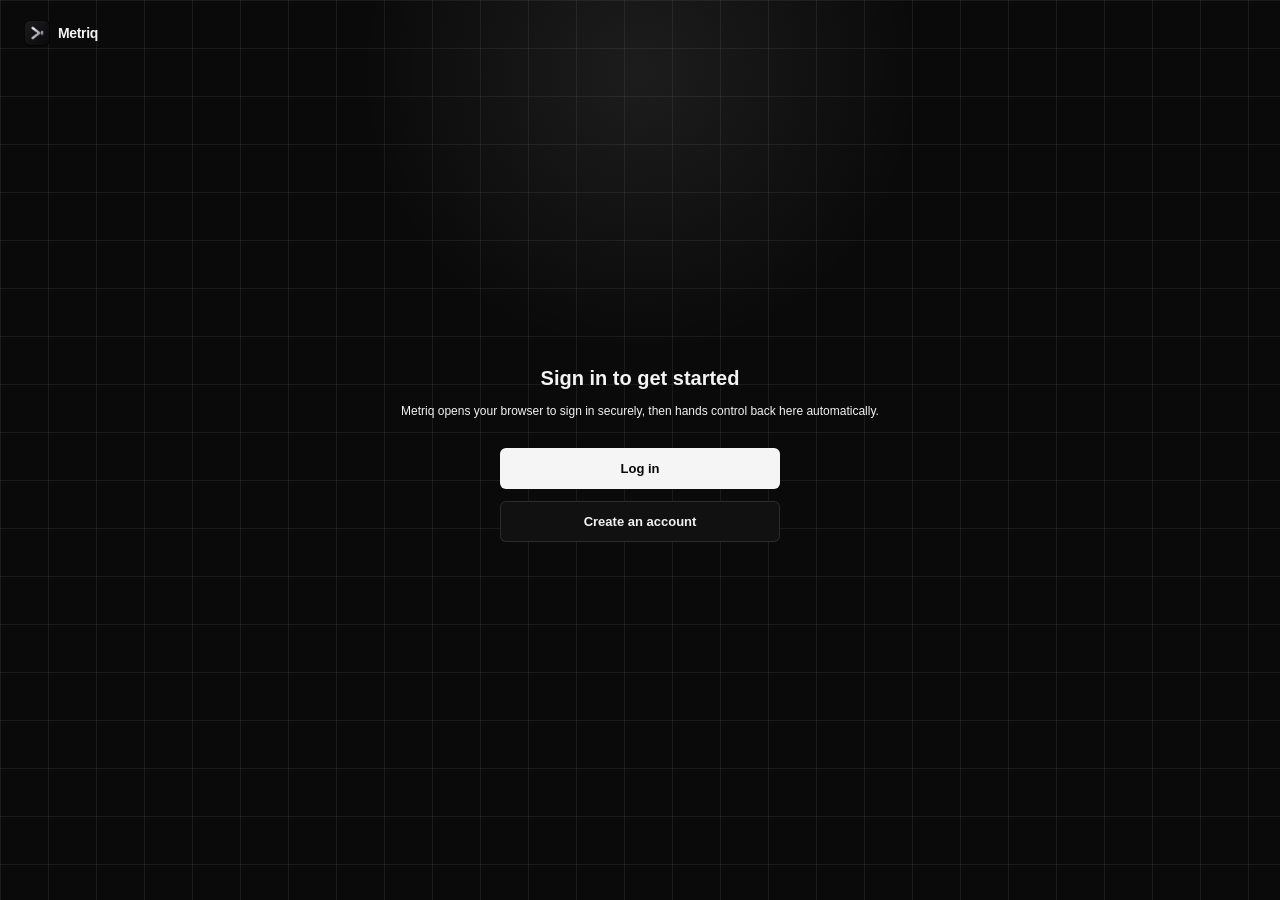
<file: desktop/renderer/index.html>
<!doctype html>
<html lang="en">
  <head>
    <meta charset="utf-8" />
    <meta
      http-equiv="Content-Security-Policy"
      content="default-src 'self'; style-src 'self' 'unsafe-inline'; img-src 'self' data:;"
    />
    <title>Metriq</title>
    <link rel="stylesheet" href="styles.css" />
    <script src="theme-init.js"></script>
  </head>
  <body>
    <!-- Phase 6 — global Metriq search (Cmd/Ctrl+K) -->
    <div id="global-search-overlay" class="gs-overlay hidden" role="dialog" aria-modal="true" aria-labelledby="gs-title">
      <div class="gs-panel">
        <div class="gs-header">
          <svg class="icon icon-sm gs-icon" viewBox="0 0 24 24" fill="none" stroke="currentColor" stroke-width="1.75" stroke-linecap="round" stroke-linejoin="round" aria-hidden="true">
            <circle cx="11" cy="11" r="7" /><path d="m20 20-3.5-3.5" />
          </svg>
          <input id="gs-input" class="gs-input" type="search" placeholder="Search code, prompts, usage…" autocomplete="off" aria-label="Global search" />
          <kbd class="gs-kbd">Esc</kbd>
        </div>
        <p id="gs-hint" class="gs-hint muted">Type to search across the active project, previous prompts, and usage sessions.</p>
        <div id="gs-results" class="gs-results"></div>
        <div id="gs-empty" class="gs-empty muted hidden">No matches. Try different keywords, or index a project in Settings.</div>
      </div>
    </div>

    <main id="app">
      <!-- Logged-out view -->
      <section id="view-login" class="view">
        <div class="brand">
          <img class="brand-mark" src="assets/metriq-logo.jpg" alt="" />
          <span class="brand-name">Metriq</span>
        </div>
        <h1>Sign in to get started</h1>
        <p class="muted">
          Metriq opens your browser to sign in securely, then hands control back here automatically.
        </p>
        <button id="btn-login" class="btn btn-primary">Log in</button>
        <button id="btn-signup" class="btn btn-secondary">Create an account</button>
        <p class="waiting hidden" id="waiting-msg">Waiting for you to finish in the browser…</p>
      </section>

      <!-- Logged-in app shell -->
      <div id="view-home" class="app-shell hidden">
        <nav class="sidebar" aria-label="Primary">
          <div class="sidebar-brand">
            <img class="brand-mark" src="assets/metriq-logo.jpg" alt="" />
          </div>

          <div class="sidebar-nav">
            <button class="nav-btn is-active" data-page="overview" title="Overview" aria-label="Overview">
              <svg class="icon" viewBox="0 0 24 24" fill="none" stroke="currentColor" stroke-width="1.75" stroke-linecap="round" stroke-linejoin="round">
                <path d="M3 10.5 12 3l9 7.5" />
                <path d="M5 9.5V20a1 1 0 0 0 1 1h4v-6h4v6h4a1 1 0 0 0 1-1V9.5" />
              </svg>
            </button>
            <button class="nav-btn" data-page="prompt-studio" title="Prompt Studio" aria-label="Prompt Studio">
              <svg class="icon" viewBox="0 0 24 24" fill="none" stroke="currentColor" stroke-width="1.75" stroke-linecap="round" stroke-linejoin="round">
                <path d="M13 2 3 14h7l-1 8 10-12h-7l1-8Z" />
              </svg>
            </button>
            <button class="nav-btn" data-page="projects" title="Projects" aria-label="Projects">
              <svg class="icon" viewBox="0 0 24 24" fill="none" stroke="currentColor" stroke-width="1.75" stroke-linecap="round" stroke-linejoin="round">
                <path d="M3 7a2 2 0 0 1 2-2h4l2 2h8a2 2 0 0 1 2 2v8a2 2 0 0 1-2 2H5a2 2 0 0 1-2-2V7Z" />
              </svg>
            </button>
            <button class="nav-btn" data-page="usage" title="Usage" aria-label="Usage">
              <svg class="icon" viewBox="0 0 24 24" fill="none" stroke="currentColor" stroke-width="1.75" stroke-linecap="round" stroke-linejoin="round">
                <path d="M3 3v18h18" />
                <path d="M7 14l3-3 3 3 5-6" />
              </svg>
            </button>
            <button class="nav-btn" data-page="settings" title="Settings" aria-label="Settings">
              <svg class="icon" viewBox="0 0 24 24" fill="none" stroke="currentColor" stroke-width="1.75" stroke-linecap="round" stroke-linejoin="round">
                <path d="M12 15a3 3 0 1 0 0-6 3 3 0 0 0 0 6Z" />
                <path
                  d="M19.4 15a1.65 1.65 0 0 0 .33 1.82l.06.06a2 2 0 1 1-2.83 2.83l-.06-.06a1.65 1.65 0 0 0-1.82-.33 1.65 1.65 0 0 0-1 1.51V21a2 2 0 0 1-4 0v-.09a1.65 1.65 0 0 0-1-1.51 1.65 1.65 0 0 0-1.82.33l-.06.06a2 2 0 1 1-2.83-2.83l.06-.06a1.65 1.65 0 0 0 .33-1.82 1.65 1.65 0 0 0-1.51-1H3a2 2 0 0 1 0-4h.09a1.65 1.65 0 0 0 1.51-1 1.65 1.65 0 0 0-.33-1.82l-.06-.06a2 2 0 1 1 2.83-2.83l.06.06a1.65 1.65 0 0 0 1.82.33H9a1.65 1.65 0 0 0 1-1.51V3a2 2 0 0 1 4 0v.09a1.65 1.65 0 0 0 1 1.51 1.65 1.65 0 0 0 1.82-.33l.06-.06a2 2 0 1 1 2.83 2.83l-.06.06a1.65 1.65 0 0 0-.33 1.82V9a1.65 1.65 0 0 0 1.51 1H21a2 2 0 0 1 0 4h-.09a1.65 1.65 0 0 0-1.51 1Z"
                />
              </svg>
            </button>
          </div>

          <div class="sidebar-footer">
            <button id="btn-toggle-theme-rail" class="sidebar-icon-btn" title="Toggle theme" aria-label="Toggle theme">
              <svg id="theme-toggle-icon-rail" class="icon icon-sm" viewBox="0 0 24 24" fill="none" stroke="currentColor" stroke-width="1.75" stroke-linecap="round" stroke-linejoin="round"></svg>
            </button>
            <button id="btn-sidebar-avatar" class="sidebar-avatar" data-page="settings" title="Account" aria-label="Account">
              <span id="avatar-initial">?</span>
            </button>
          </div>
        </nav>

        <div class="main-column">
        <div class="page-content">
          <!-- Overview -->
          <section id="page-overview" class="page">
            <!-- Hero: the page's focal point — greeting, one-line pitch, and
                 the app's two entry actions. Same IPC wiring as before
                 (btn-open-capture / capture-hotkey-label ids unchanged). -->
            <header class="ov-hero">
              <p id="ov-date" class="ov-hero-eyebrow"></p>
              <h1 class="ov-hero-title">Welcome back<span id="ov-hero-name"></span></h1>
              <p class="ov-hero-sub">
                Analyze prompts against your real codebase, track the tokens you save, and keep your AI coding
                workflow focused.
              </p>
              <div class="ov-hero-actions">
                <button id="btn-open-capture" class="ov-btn-primary">
                  <svg class="icon icon-sm" viewBox="0 0 24 24" fill="none" stroke="currentColor" stroke-width="1.75" stroke-linecap="round" stroke-linejoin="round">
                    <path d="M13 2 3 14h7l-1 8 10-12h-7l1-8Z" />
                  </svg>
                  Analyze prompt
                  <span id="capture-hotkey-label" class="ov-hotkey"></span>
                </button>
                <button id="btn-goto-studio" class="ov-btn-secondary">
                  <svg class="icon icon-sm" viewBox="0 0 24 24" fill="none" stroke="currentColor" stroke-width="1.75" stroke-linecap="round" stroke-linejoin="round">
                    <path d="M12 20h9" />
                    <path d="M16.5 3.5a2.12 2.12 0 0 1 3 3L7 19l-4 1 1-4Z" />
                  </svg>
                  Open Prompt Studio
                </button>
              </div>
            </header>

            <!-- Metrics row — all four numbers are real local data -->
            <div class="ov-metrics">
              <div class="ov-metric">
                <div class="ov-metric-top">
                  <span class="ov-metric-icon">
                    <svg class="icon" viewBox="0 0 24 24" fill="none" stroke="currentColor" stroke-width="1.75" stroke-linecap="round" stroke-linejoin="round">
                      <path d="M21 15a2 2 0 0 1-2 2H7l-4 4V5a2 2 0 0 1 2-2h14a2 2 0 0 1 2 2v10Z" />
                      <path d="m9 10 2 2 4-4" />
                    </svg>
                  </span>
                  <span class="ov-metric-label">Prompts checked</span>
                </div>
                <span class="ov-metric-value" id="stat-captures">0</span>
                <span class="ov-metric-sub">All-time on this device</span>
              </div>
              <div class="ov-metric ov-metric-accent">
                <div class="ov-metric-top">
                  <span class="ov-metric-icon">
                    <svg class="icon" viewBox="0 0 24 24" fill="none" stroke="currentColor" stroke-width="1.75" stroke-linecap="round" stroke-linejoin="round">
                      <path d="m12 2 9 5-9 5-9-5 9-5Z" />
                      <path d="m3 12 9 5 9-5" />
                    </svg>
                  </span>
                  <span class="ov-metric-label">Tokens saved</span>
                </div>
                <span class="ov-metric-value" id="stat-tokens-saved">0</span>
                <span class="ov-metric-sub">Exploration cost avoided</span>
              </div>
              <div class="ov-metric">
                <div class="ov-metric-top">
                  <span class="ov-metric-icon">
                    <svg class="icon" viewBox="0 0 24 24" fill="none" stroke="currentColor" stroke-width="1.75" stroke-linecap="round" stroke-linejoin="round">
                      <path d="M19 5 5 19" />
                      <circle cx="6.5" cy="6.5" r="2.5" />
                      <circle cx="17.5" cy="17.5" r="2.5" />
                    </svg>
                  </span>
                  <span class="ov-metric-label">Avg. reduction</span>
                </div>
                <span class="ov-metric-value" id="ov-stat-avg-pct">0%</span>
                <span class="ov-metric-sub">Per checked prompt</span>
              </div>
              <div class="ov-metric">
                <div class="ov-metric-top">
                  <span class="ov-metric-icon">
                    <svg class="icon" viewBox="0 0 24 24" fill="none" stroke="currentColor" stroke-width="1.75" stroke-linecap="round" stroke-linejoin="round">
                      <path d="M3 7a2 2 0 0 1 2-2h4l2 2h8a2 2 0 0 1 2 2v8a2 2 0 0 1-2 2H5a2 2 0 0 1-2-2V7Z" />
                    </svg>
                  </span>
                  <span class="ov-metric-label">Linked projects</span>
                </div>
                <span class="ov-metric-value" id="ov-stat-projects">0</span>
                <span class="ov-metric-sub">Local folders indexed</span>
              </div>
            </div>

            <!-- Workspace zone: project + activity on the left, suggestions
                 on the right (stacks to one column in the default window) -->
            <div class="ov-grid">
              <div class="ov-col-main">
                <section class="ov-panel" aria-labelledby="ov-project-title">
                  <div class="ov-panel-header">
                    <h2 id="ov-project-title" class="ov-panel-title">Active project</h2>
                    <button id="btn-goto-projects" class="link-btn">Manage</button>
                  </div>
                  <div id="overview-active-project" class="ov-panel-body"></div>
                </section>

                <section class="ov-panel" aria-labelledby="ov-activity-title">
                  <div class="ov-panel-header">
                    <h2 id="ov-activity-title" class="ov-panel-title">Recent activity</h2>
                  </div>
                  <div class="ov-panel-body">
                    <ol id="recent-activity-list" class="ov-timeline"></ol>
                    <div id="recent-activity-empty" class="ov-empty">
                      <div class="ov-empty-icon">
                        <svg class="icon" viewBox="0 0 24 24" fill="none" stroke="currentColor" stroke-width="1.5" stroke-linecap="round" stroke-linejoin="round">
                          <circle cx="12" cy="12" r="9" />
                          <path d="M12 7v5l3 2" />
                        </svg>
                      </div>
                      <p class="ov-empty-title">No activity yet</p>
                      <p class="ov-empty-desc">
                        Every prompt you check lands here as a timeline, with the tokens each rewrite saved.
                      </p>
                      <button id="btn-ov-first-prompt" class="ov-btn-secondary">Check your first prompt</button>
                    </div>
                  </div>
                </section>
              </div>

              <aside class="ov-col-side">
                <section class="ov-panel" aria-labelledby="ov-insights-title">
                  <div class="ov-panel-header">
                    <h2 id="ov-insights-title" class="ov-panel-title">Suggestions</h2>
                  </div>
                  <div id="ov-insights" class="ov-panel-body ov-insights"></div>
                </section>

              </aside>
            </div>
          </section>

          <!-- Prompt Studio -->
          <section id="page-prompt-studio" class="page hidden">
            <header class="ps-header">
              <div>
                <h1 class="page-title">Prompt Studio</h1>
                <p class="muted page-subtitle">
                  Write, refine, and analyze prompts before sending them to your preferred AI model.
                </p>
              </div>
              <span id="ps-header-badge" class="capture-badge ps-header-badge">Ready</span>
            </header>

            <div class="ps-editor-card">
              <div id="ps-context" class="ps-context-row"></div>

              <textarea
                id="ps-input"
                class="ps-input"
                placeholder="Describe what you'd like your AI assistant to accomplish&#10;&#10;Create a React dashboard for...&#10;Explain this code...&#10;Optimize this SQL query..."
              ></textarea>

              <div class="ps-toolbar">
                <div class="ps-toolbar-meta">
                  <span id="ps-char-count" class="ps-toolbar-stat">0 characters</span>
                  <span class="ps-toolbar-divider" aria-hidden="true"></span>
                  <span id="ps-token-estimate" class="ps-toolbar-stat">0 tokens</span>
                </div>
                <button id="ps-btn-clear" class="link-btn" type="button">Clear</button>
              </div>
            </div>

            <div id="ps-status-banner" class="alert ps-status-banner" data-variant="info">
              <svg class="icon icon-sm alert-icon" viewBox="0 0 24 24" fill="none" stroke="currentColor" stroke-width="1.75" stroke-linecap="round" stroke-linejoin="round">
                <circle cx="12" cy="12" r="9" />
                <path d="M12 11v5M12 8h.01" />
              </svg>
              <p class="alert-message">
                <strong>Live analysis ready.</strong> We'll start analyzing your prompt as soon as you start typing.
              </p>
            </div>

            <div id="ps-results" class="hidden">
              <div class="ps-score-row">
                <span id="ps-rating" class="capture-badge"></span>
                <span id="ps-score" class="ps-score"></span>
                <span id="ps-savings" class="ps-savings"></span>
              </div>

              <div id="ps-issues-block" class="section-block hidden">
                <div class="section-header">
                  <h2>What's flagged</h2>
                </div>
                <ul id="ps-issues" class="ps-issues"></ul>
              </div>

              <div id="ps-files-block" class="section-block hidden">
                <div class="section-header">
                  <h2>Relevant files found</h2>
                  <span id="ps-context-source" class="ps-context-source muted"></span>
                </div>
                <div id="ps-files" class="ps-files"></div>
                <details id="ps-why-files" class="ps-why-files hidden">
                  <summary>Why these files?</summary>
                  <ul id="ps-why-list" class="ps-why-list"></ul>
                </details>
              </div>

              <div id="ps-similar-block" class="section-block hidden">
                <div class="section-header">
                  <h2>Similar previous tasks</h2>
                </div>
                <ul id="ps-similar-list" class="ps-similar-list"></ul>
              </div>

              <div class="section-block">
                <div class="section-header">
                  <h2>Focused rewrite</h2>
                  <button id="ps-btn-copy" class="link-btn">Copy</button>
                </div>
                <p id="ps-focused" class="ps-focused"></p>
                <button id="ps-btn-snapshot" class="pill-action ps-snapshot-btn">Save snapshot</button>
              </div>
            </div>

            <div class="section-block ps-history-block">
              <div class="section-header">
                <h2>Revision history</h2>
              </div>

              <ol id="ps-history-list" class="ps-history-list"></ol>

              <div id="ps-history-empty" class="empty-state">
                <div class="empty-state-icon-frame">
                  <svg class="empty-state-icon" viewBox="0 0 24 24" fill="none" stroke="currentColor" stroke-width="1.5" stroke-linecap="round" stroke-linejoin="round">
                    <path d="M3 12a9 9 0 1 0 3-6.7" />
                    <path d="M3 3v5h5" />
                    <path d="M12 7v5l3 2" />
                  </svg>
                </div>
                <p class="empty-state-title">No revisions yet</p>
                <p class="muted">Every saved version of your prompt will appear here.</p>
                <button id="ps-btn-snapshot-empty" class="pill-action" type="button">Save snapshot</button>
              </div>
            </div>
          </section>

          <!-- Projects -->
          <section id="page-projects" class="page hidden">
            <header class="proj-header">
              <div class="proj-header-text">
                <h1 class="page-title">Projects</h1>
                <p class="muted page-subtitle">Manage the repositories available to your AI assistant.</p>
              </div>
              <div class="proj-header-actions">
                <button id="btn-link-project" class="proj-btn-primary">
                  <svg class="icon icon-sm" viewBox="0 0 24 24" fill="none" stroke="currentColor" stroke-width="2" stroke-linecap="round" stroke-linejoin="round">
                    <path d="M12 5v14M5 12h14" />
                  </svg>
                  Link Folder
                </button>
                <button id="btn-link-github" class="proj-btn-secondary">
                  <svg class="icon icon-sm" viewBox="0 0 24 24" fill="none" stroke="currentColor" stroke-width="1.75" stroke-linecap="round" stroke-linejoin="round">
                    <circle cx="12" cy="9" r="5" />
                    <path d="M7 13v3a2 2 0 0 0 2 2M17 13v3a2 2 0 0 1-2 2M9 9h.01M15 9h.01M6 20l1.5-2M18 20l-1.5-2" />
                  </svg>
                  Import GitHub
                </button>
              </div>
            </header>

            <form id="github-link-form" class="github-link-form hidden">
              <input
                id="github-url-input"
                class="github-url-input"
                type="text"
                placeholder="https://github.com/owner/repo"
                autocomplete="off"
                spellcheck="false"
              />
              <button type="submit" id="btn-github-submit" class="proj-btn-primary proj-btn-compact">Link</button>
              <button type="button" id="btn-github-cancel" class="link-btn">Cancel</button>
            </form>

            <div id="projects-error" class="alert hidden"></div>

            <ul id="projects-list" class="projects-list"></ul>

            <div id="projects-empty" class="proj-empty hidden">
              <div class="proj-empty-card">
                <div class="proj-empty-illustration" aria-hidden="true">
                  <svg viewBox="0 0 64 64" fill="none">
                    <path
                      d="M14 20a4 4 0 0 1 4-4h9l4 5h15a4 4 0 0 1 4 4v19a4 4 0 0 1-4 4H18a4 4 0 0 1-4-4V20Z"
                      stroke="var(--accent-primary)"
                      stroke-width="2"
                      stroke-linejoin="round"
                    />
                    <path d="M32 30v12M26 36h12" stroke="var(--accent-primary)" stroke-width="2" stroke-linecap="round" />
                  </svg>
                </div>
                <h2 class="proj-empty-title">Welcome to Projects</h2>
                <p class="proj-empty-desc">
                  Link a local folder or GitHub repository to allow the AI to understand your codebase.
                </p>
                <div class="proj-empty-actions">
                  <button id="btn-link-project-empty" class="proj-btn-primary">
                    <svg class="icon icon-sm" viewBox="0 0 24 24" fill="none" stroke="currentColor" stroke-width="2" stroke-linecap="round" stroke-linejoin="round">
                      <path d="M12 5v14M5 12h14" />
                    </svg>
                    Link Folder
                  </button>
                  <button id="btn-link-github-empty" class="proj-btn-secondary">
                    <svg class="icon icon-sm" viewBox="0 0 24 24" fill="none" stroke="currentColor" stroke-width="1.75" stroke-linecap="round" stroke-linejoin="round">
                      <circle cx="12" cy="9" r="5" />
                      <path d="M7 13v3a2 2 0 0 0 2 2M17 13v3a2 2 0 0 1-2 2M9 9h.01M15 9h.01M6 20l1.5-2M18 20l-1.5-2" />
                    </svg>
                    Import GitHub Repository
                  </button>
                </div>
              </div>

              <div class="proj-capabilities">
                <h3 class="proj-capabilities-title">What you can do</h3>
                <ul class="proj-capabilities-list">
                  <li>
                    <svg class="icon icon-sm" viewBox="0 0 24 24" fill="none" stroke="currentColor" stroke-width="2" stroke-linecap="round" stroke-linejoin="round"><path d="M20 7 9 18l-5-5" /></svg>
                    Ask questions about your code
                  </li>
                  <li>
                    <svg class="icon icon-sm" viewBox="0 0 24 24" fill="none" stroke="currentColor" stroke-width="2" stroke-linecap="round" stroke-linejoin="round"><path d="M20 7 9 18l-5-5" /></svg>
                    Search across files instantly
                  </li>
                  <li>
                    <svg class="icon icon-sm" viewBox="0 0 24 24" fill="none" stroke="currentColor" stroke-width="2" stroke-linecap="round" stroke-linejoin="round"><path d="M20 7 9 18l-5-5" /></svg>
                    Generate implementations
                  </li>
                  <li>
                    <svg class="icon icon-sm" viewBox="0 0 24 24" fill="none" stroke="currentColor" stroke-width="2" stroke-linecap="round" stroke-linejoin="round"><path d="M20 7 9 18l-5-5" /></svg>
                    Detect bugs
                  </li>
                  <li>
                    <svg class="icon icon-sm" viewBox="0 0 24 24" fill="none" stroke="currentColor" stroke-width="2" stroke-linecap="round" stroke-linejoin="round"><path d="M20 7 9 18l-5-5" /></svg>
                    Review architecture
                  </li>
                </ul>
              </div>

              <div class="proj-empty-footer">
                <button id="btn-open-docs" class="link-btn">Documentation</button>
              </div>
            </div>
          </section>

          <!-- Usage -->
          <section id="page-usage" class="page hidden">
            <header class="usg-header">
              <div class="usg-header-copy">
                <h1 id="usage-title" class="page-title">Claude Usage</h1>
                <p class="muted page-subtitle">
                  Imported from local agent logs on this machine.
                </p>
                <div id="usage-source-tabs" class="usg-source-tabs" role="tablist" aria-label="Coding agent"></div>
              </div>
              <div class="usg-header-actions">
                <div id="usage-range" class="usg-range">
                  <button class="usage-range-btn" data-days="7">7 Days</button>
                  <button class="usage-range-btn is-active" data-days="30">30 Days</button>
                  <button class="usage-range-btn" data-days="90">90 Days</button>
                </div>
                <button id="btn-refresh-usage" class="ov-btn-secondary usg-refresh-btn" type="button">
                  <svg class="icon icon-sm" viewBox="0 0 24 24" fill="none" stroke="currentColor" stroke-width="1.75" stroke-linecap="round" stroke-linejoin="round">
                    <path d="M21 12a9 9 0 1 1-2.6-6.4" /><path d="M21 4v6h-6" />
                  </svg>
                  Refresh
                </button>
              </div>
            </header>

            <div id="usage-empty" class="empty-state hidden">
              <div class="empty-state-icon-frame">
                <svg class="empty-state-icon" viewBox="0 0 24 24" fill="none" stroke="currentColor" stroke-width="1.5" stroke-linecap="round" stroke-linejoin="round">
                  <path d="M3 3v18h18" />
                  <path d="m19 9-5 5-4-4-3 3" />
                </svg>
              </div>
              <p id="usage-empty-title" class="empty-state-title">No usage logs found yet</p>
              <p id="usage-empty-body" class="muted">Use Claude Code or Codex on this machine, then check back here.</p>
              <div id="usage-detected-sources" class="usg-detected-sources hidden"></div>
            </div>

            <div id="usage-content" class="hidden">
              <div id="usage-banners" class="usg-banners"></div>
              <div class="usg-metrics" id="usage-tiles"></div>

              <div class="usg-two-col">
                <section class="usg-card usg-chart-card" aria-labelledby="usg-chart-title">
                  <div class="usg-chart-header">
                    <div>
                      <h2 id="usg-chart-title">Daily usage</h2>
                      <p class="muted usage-daily-caption">Hover a day to see what useful tokens accomplished and what caused wasted tokens.</p>
                    </div>
                    <div id="usage-chart-legend" class="usg-chart-legend"></div>
                  </div>
                  <div id="usage-chart-inspector" class="usg-chart-inspector"></div>
                  <div id="usage-daily-chart" class="usage-bars usg-bars-lg"></div>
                  <div id="usage-daily-labels" class="usage-daily-labels"></div>
                </section>

                <section class="usg-card" aria-labelledby="usg-limits-title">
                  <div class="section-header">
                    <h2 id="usg-limits-title">Session limits (5-hour windows)</h2>
                  </div>
                  <div id="usage-limits" class="usg-limits"></div>
                </section>
              </div>

              <section id="usage-current-session" class="usg-card hidden" aria-labelledby="usg-current-session-title">
                <div class="section-header">
                  <h2 id="usg-current-session-title">This session</h2>
                </div>
                <div id="usage-current-session-body" class="usg-current-session"></div>
              </section>

              <section class="usg-card usg-impact-card" aria-labelledby="usg-impact-title">
                <div class="usg-impact-header">
                  <div>
                    <span class="usg-impact-eyebrow">Sustainability</span>
                    <h2 id="usg-impact-title">How your tokens affect the world around you</h2>
                    <p class="muted">A transparent benchmark-equivalent view of water, electricity, and carbon impact.</p>
                  </div>
                  <span class="usg-impact-estimate-badge">Estimate, not a meter reading</span>
                </div>
                <div id="usage-impact-body" class="usg-impact-body"></div>
              </section>

              <section class="usg-card" aria-labelledby="usg-insights-title">
                <div class="section-header">
                  <h2 id="usg-insights-title">How to reduce your token usage</h2>
                </div>
                <div id="usage-insights" class="usage-insights"></div>
              </section>

              <section class="usg-card" aria-labelledby="usg-models-title">
                <div class="section-header">
                  <h2 id="usg-models-title">By model</h2>
                </div>
                <div id="usage-models" class="usg-model-cards"></div>
              </section>

              <section class="usg-card" aria-labelledby="usg-sessions-title">
                <div class="section-header usg-sessions-head">
                  <h2 id="usg-sessions-title">Recent sessions</h2>
                  <input id="usage-search" class="input usg-search" type="text" placeholder="Search: expensive auth, low cache, project…" />
                </div>
                <p id="usage-search-source" class="muted usg-search-source hidden"></p>
                <div class="usg-table-wrap desktop-only-table">
                  <table class="usg-table">
                    <thead>
                      <tr>
                        <th>Project / session</th>
                        <th>Started</th>
                        <th>Length</th>
                        <th>Tokens (in / out / cached)</th>
                        <th>Est. cost</th>
                        <th>Models</th>
                      </tr>
                    </thead>
                    <tbody id="usage-sessions"></tbody>
                  </table>
                </div>
                <div id="usage-sessions-empty" class="muted empty-note hidden">No sessions match your search.</div>
                <div class="usg-pagination">
                  <span id="usage-sessions-summary" class="muted"></span>
                  <div class="usg-pagination-controls">
                    <button id="usage-page-prev" class="sidebar-icon-btn" type="button" aria-label="Previous page">‹</button>
                    <span id="usage-page-info" class="muted"></span>
                    <button id="usage-page-next" class="sidebar-icon-btn" type="button" aria-label="Next page">›</button>
                  </div>
                </div>
              </section>

              <p id="usage-meta" class="muted usage-meta"></p>
            </div>
          </section>

          <!-- Sustainability -->
          <section id="page-sustainability" class="page hidden">
            <header class="sus-header">
              <h1 class="page-title">Sustainability</h1>
              <p class="muted page-subtitle">
                Real numbers from prompts you've checked on this device. Sending fewer exploration tokens means less
                compute burned per request.
              </p>
            </header>

            <div class="sus-metrics">
              <div class="sus-metric">
                <div class="sus-metric-top">
                  <span class="sus-metric-icon">
                    <svg class="icon" viewBox="0 0 24 24" fill="none" stroke="currentColor" stroke-width="1.75" stroke-linecap="round" stroke-linejoin="round">
                      <path d="M13 2 3 14h7l-1 8 10-12h-7l1-8Z" />
                    </svg>
                  </span>
                  <span class="sus-metric-label">Prompts optimized</span>
                </div>
                <span class="sus-metric-value" id="sustain-captures">0</span>
                <span class="sus-metric-sub">Checked on this device</span>
              </div>
              <div class="sus-metric sus-metric-accent">
                <div class="sus-metric-top">
                  <span class="sus-metric-icon">
                    <svg class="icon" viewBox="0 0 24 24" fill="none" stroke="currentColor" stroke-width="1.75" stroke-linecap="round" stroke-linejoin="round">
                      <path d="m12 2 9 5-9 5-9-5 9-5Z" />
                      <path d="m3 12 9 5 9-5" />
                    </svg>
                  </span>
                  <span class="sus-metric-label">Tokens saved</span>
                </div>
                <span class="sus-metric-value" id="sustain-tokens-saved">0</span>
                <span class="sus-metric-sub">Exploration cost avoided</span>
              </div>
              <div class="sus-metric">
                <div class="sus-metric-top">
                  <span class="sus-metric-icon">
                    <svg class="icon" viewBox="0 0 24 24" fill="none" stroke="currentColor" stroke-width="1.75" stroke-linecap="round" stroke-linejoin="round">
                      <path d="m3 17 6-6 4 4 7-7" /><path d="M14 8h6v6" />
                    </svg>
                  </span>
                  <span class="sus-metric-label">Average reduction</span>
                </div>
                <span class="sus-metric-value" id="sustain-avg-pct">0%</span>
                <span class="sus-metric-sub">Per checked prompt</span>
              </div>
              <div class="sus-metric">
                <div class="sus-metric-top">
                  <span class="sus-metric-icon">
                    <svg class="icon" viewBox="0 0 24 24" fill="none" stroke="currentColor" stroke-width="1.75" stroke-linecap="round" stroke-linejoin="round">
                      <path d="M11 20A7 7 0 0 1 4 13c0-4 3-9 10-11 1 6 1 10-1 13a6.97 6.97 0 0 1-2 5Z" />
                      <path d="M9.5 14.5 18 6" />
                    </svg>
                  </span>
                  <span class="sus-metric-label">Environmental impact</span>
                </div>
                <span class="sus-metric-value" id="sustain-co2-saved">0g</span>
                <span class="sus-metric-sub">Est. CO&#8322; avoided, illustrative</span>
              </div>
            </div>

            <div class="sus-summary-card">
              <div class="sus-summary-icon" aria-hidden="true">
                <svg class="icon" viewBox="0 0 24 24" fill="none" stroke="currentColor" stroke-width="1.75" stroke-linecap="round" stroke-linejoin="round">
                  <path d="M12 22c-4-1-7-4.5-7-9 0-5 3-9 7-11 4 2 7 6 7 11 0 4.5-3 8-7 9Z" />
                  <path d="M12 22V11" />
                </svg>
              </div>
              <div class="sus-summary-body">
                <h2 class="sus-summary-title">&#127793; Your AI Efficiency</h2>
                <p class="sus-summary-text" id="sus-summary-text">
                  Check your first prompt to start building your efficiency story.
                </p>
              </div>
            </div>

            <div id="sustain-empty" class="empty-state sus-empty hidden">
              <div class="sus-empty-decoration" aria-hidden="true"></div>
              <div class="empty-state-icon-frame sus-empty-icon-frame">
                <svg class="empty-state-icon" viewBox="0 0 24 24" fill="none" stroke="currentColor" stroke-width="1.5" stroke-linecap="round" stroke-linejoin="round">
                  <path d="M11 20A7 7 0 0 1 4 13c0-4 3-9 10-11 1 6 1 10-1 13a6.97 6.97 0 0 1-2 5Z" />
                  <path d="M9.5 14.5 18 6" />
                </svg>
              </div>
              <p class="empty-state-title">No sustainability data yet</p>
              <p class="muted sus-empty-text">
                Run your first prompt analysis to begin tracking your efficiency improvements and environmental
                impact.
              </p>
              <div class="sus-empty-actions">
                <button id="sus-btn-analyze" class="ov-btn-primary" type="button">
                  <svg class="icon icon-sm" viewBox="0 0 24 24" fill="none" stroke="currentColor" stroke-width="1.75" stroke-linecap="round" stroke-linejoin="round">
                    <path d="M13 2 3 14h7l-1 8 10-12h-7l1-8Z" />
                  </svg>
                  Analyze a Prompt
                </button>
                <a href="#sus-learn" id="sus-link-learn" class="link-btn">Learn about Sustainability</a>
              </div>
            </div>

            <div id="sustain-history-block" class="section-block hidden">
              <div class="sus-charts">
                <div class="sus-chart-card">
                  <div class="sus-chart-header">
                    <span>Weekly Token Savings</span>
                  </div>
                  <div class="sus-chart-skeleton sus-chart-skeleton-bars" aria-hidden="true">
                    <span></span><span></span><span></span><span></span><span></span><span></span><span></span>
                  </div>
                  <p class="sus-chart-note muted">Coming soon</p>
                </div>
                <div class="sus-chart-card">
                  <div class="sus-chart-header">
                    <span>Optimization Trend</span>
                  </div>
                  <div class="sus-chart-skeleton sus-chart-skeleton-line" aria-hidden="true"></div>
                  <p class="sus-chart-note muted">Coming soon</p>
                </div>
                <div class="sus-chart-card">
                  <div class="sus-chart-header">
                    <span>Efficiency Score</span>
                  </div>
                  <div class="sus-chart-skeleton sus-chart-skeleton-ring" aria-hidden="true"></div>
                  <p class="sus-chart-note muted">Coming soon</p>
                </div>
              </div>

              <div class="section-header">
                <h2>Recent optimizations</h2>
              </div>
              <ul id="sustain-history-list" class="activity-list"></ul>
            </div>

            <section id="sus-learn" class="sus-learn-card" aria-labelledby="sus-learn-title">
              <h2 id="sus-learn-title" class="sus-learn-title">Why this matters</h2>
              <p class="sus-learn-text">
                Shorter, more focused prompts mean the AI explores fewer files and burns fewer tokens getting to an
                answer. That reduces inference cost, lowers the compute each request needs, and gets you a faster,
                more relevant response.
              </p>
              <ul class="sus-learn-points">
                <li>
                  <span class="sus-learn-point-icon" aria-hidden="true">
                    <svg class="icon icon-sm" viewBox="0 0 24 24" fill="none" stroke="currentColor" stroke-width="1.75" stroke-linecap="round" stroke-linejoin="round">
                      <path d="m12 2 9 5-9 5-9-5 9-5Z" /><path d="m3 12 9 5 9-5" />
                    </svg>
                  </span>
                  Fewer tokens sent means less compute burned per request
                </li>
                <li>
                  <span class="sus-learn-point-icon" aria-hidden="true">
                    <svg class="icon icon-sm" viewBox="0 0 24 24" fill="none" stroke="currentColor" stroke-width="1.75" stroke-linecap="round" stroke-linejoin="round">
                      <path d="M13 2 3 14h7l-1 8 10-12h-7l1-8Z" />
                    </svg>
                  </span>
                  A tighter scope keeps the AI from wandering across your whole codebase
                </li>
                <li>
                  <span class="sus-learn-point-icon" aria-hidden="true">
                    <svg class="icon icon-sm" viewBox="0 0 24 24" fill="none" stroke="currentColor" stroke-width="1.75" stroke-linecap="round" stroke-linejoin="round">
                      <path d="m3 17 6-6 4 4 7-7" /><path d="M14 8h6v6" />
                    </svg>
                  </span>
                  Lower token cost, same or better results
                </li>
              </ul>
            </section>
          </section>

          <!-- Settings -->
          <section id="page-settings" class="page hidden">
            <header class="set-header">
              <h1 class="page-title">Settings</h1>
              <p class="muted page-subtitle">
                Manage your account, application preferences, integrations, and accessibility.
              </p>
            </header>

            <!-- Account -->
            <section class="set-card set-account-card" aria-labelledby="set-title-account">
              <div class="set-section-title" id="set-title-account">
                <span class="set-section-icon">
                  <svg class="icon icon-sm" viewBox="0 0 24 24" fill="none" stroke="currentColor" stroke-width="1.75" stroke-linecap="round" stroke-linejoin="round">
                    <path d="M12 12a5 5 0 1 0 0-10 5 5 0 0 0 0 10Z" /><path d="M4 21c0-4 3.5-7 8-7s8 3 8 7" />
                  </svg>
                </span>
                <h2>Account</h2>
              </div>

              <div class="set-identity">
                <div class="set-avatar">
                  <span id="settings-avatar-initial">?</span>
                </div>
                <div class="set-identity-info">
                  <div id="settings-name-display" class="set-name-row">
                    <span id="settings-identity-name" class="set-identity-name"></span>
                    <span class="set-badge-signed-in">
                      <svg class="icon icon-xs" viewBox="0 0 24 24" fill="none" stroke="currentColor" stroke-width="2" stroke-linecap="round" stroke-linejoin="round">
                        <path d="M20 6 9 17l-5-5" />
                      </svg>
                      Signed in
                    </span>
                  </div>
                  <form id="settings-name-form" class="settings-name-form hidden">
                    <input id="settings-name-input" class="set-input" type="text" maxlength="100" autocomplete="off" aria-label="Display name" />
                    <button type="submit" class="ov-btn-primary">Save</button>
                    <button type="button" id="btn-cancel-name" class="link-btn">Cancel</button>
                  </form>
                  <div id="settings-identity-email" class="set-identity-email muted"></div>
                </div>
                <button id="btn-edit-name" class="ov-btn-secondary set-edit-btn" type="button">
                  <svg class="icon icon-sm" viewBox="0 0 24 24" fill="none" stroke="currentColor" stroke-width="1.75" stroke-linecap="round" stroke-linejoin="round">
                    <path d="M11 4H4a2 2 0 0 0-2 2v14a2 2 0 0 0 2 2h14a2 2 0 0 0 2-2v-7" />
                    <path d="M18.5 2.5a2.12 2.12 0 0 1 3 3L12 15l-4 1 1-4Z" />
                  </svg>
                  Edit profile
                </button>
              </div>
              <div id="settings-name-error" class="alert hidden"></div>
            </section>

            <!-- Appearance -->
            <section class="set-card" aria-labelledby="set-title-appearance">
              <div class="set-section-title" id="set-title-appearance">
                <span class="set-section-icon">
                  <svg class="icon icon-sm" viewBox="0 0 24 24" fill="none" stroke="currentColor" stroke-width="1.75" stroke-linecap="round" stroke-linejoin="round">
                    <path d="M12 3a9 9 0 1 0 0 18c1.5 0 2-1 2-2 0-.6-.3-1-.6-1.4-.3-.4-.6-.8-.6-1.3 0-.8.7-1.3 1.5-1.3H16a4 4 0 0 0 4-4c0-4.4-3.6-8-8-8Z" />
                    <circle cx="7.5" cy="10.5" r=".9" fill="currentColor" stroke="none" />
                    <circle cx="9.5" cy="7" r=".9" fill="currentColor" stroke="none" />
                    <circle cx="14.5" cy="7" r=".9" fill="currentColor" stroke="none" />
                    <circle cx="16.5" cy="10.5" r=".9" fill="currentColor" stroke="none" />
                  </svg>
                </span>
                <h2>Appearance</h2>
              </div>

              <div class="set-rows">
                <div class="set-row">
                  <div class="set-row-left">
                    <span class="set-row-icon">
                      <svg class="icon icon-sm" viewBox="0 0 24 24" fill="none" stroke="currentColor" stroke-width="1.75" stroke-linecap="round" stroke-linejoin="round">
                        <circle cx="12" cy="12" r="4" /><path d="M12 2v2M12 20v2M4.9 4.9l1.4 1.4M17.7 17.7l1.4 1.4M2 12h2M20 12h2M4.9 19.1l1.4-1.4M17.7 6.3l1.4-1.4" />
                      </svg>
                    </span>
                    <div class="set-row-text">
                      <span class="set-row-title">Theme</span>
                      <span class="set-row-desc">Switch the whole app between light and dark.</span>
                    </div>
                  </div>
                  <button id="btn-toggle-theme" class="set-toggle-pill">
                    <svg id="theme-toggle-icon" class="icon icon-sm" viewBox="0 0 24 24" fill="none" stroke="currentColor" stroke-width="1.75" stroke-linecap="round" stroke-linejoin="round"></svg>
                    <span id="theme-toggle-label">Dark</span>
                  </button>
                </div>

                <div class="set-row">
                  <div class="set-row-left">
                    <span class="set-row-icon">
                      <svg class="icon icon-sm" viewBox="0 0 24 24" fill="none" stroke="currentColor" stroke-width="1.75" stroke-linecap="round" stroke-linejoin="round">
                        <rect x="2" y="6" width="20" height="12" rx="2" /><path d="M6 10h.01M10 10h.01M14 10h.01M18 10h.01M6 14h12" />
                      </svg>
                    </span>
                    <div class="set-row-text">
                      <span class="set-row-title">Capture hotkey</span>
                      <span class="set-row-desc">Opens the quick-capture popup from any app.</span>
                    </div>
                  </div>
                  <span id="settings-hotkey-label" class="set-row-value set-kbd"></span>
                </div>
              </div>
            </section>

            <!-- Project Intelligence (Typesense) -->
            <section class="set-card" aria-labelledby="set-title-typesense">
              <div class="set-section-title" id="set-title-typesense">
                <span class="set-section-icon">
                  <svg class="icon icon-sm" viewBox="0 0 24 24" fill="none" stroke="currentColor" stroke-width="1.75" stroke-linecap="round" stroke-linejoin="round">
                    <circle cx="11" cy="11" r="7" /><path d="m20 20-3.5-3.5" />
                  </svg>
                </span>
                <h2>Project Intelligence</h2>
              </div>
              <p class="muted set-section-sub">
                Optional Typesense search improves file discovery for prompts. Local mode is recommended for full code indexing. Cloud indexing of source code requires explicit consent.
              </p>

              <div class="set-rows">
                <div class="set-row">
                  <div class="set-row-left">
                    <span class="set-row-icon">
                      <svg class="icon icon-sm" viewBox="0 0 24 24" fill="none" stroke="currentColor" stroke-width="1.75" stroke-linecap="round" stroke-linejoin="round">
                        <path d="M12 3 5 6v5c0 4.5 3 8 7 10 4-2 7-5.5 7-10V6l-7-3Z" />
                      </svg>
                    </span>
                    <div class="set-row-text">
                      <span class="set-row-title">Connection</span>
                      <span id="ts-status-desc" class="set-row-desc">Checking…</span>
                    </div>
                  </div>
                  <span id="ts-status-pill" class="set-permission-pill muted">…</span>
                </div>

                <div class="set-row">
                  <div class="set-row-left">
                    <span class="set-row-icon">
                      <svg class="icon icon-sm" viewBox="0 0 24 24" fill="none" stroke="currentColor" stroke-width="1.75" stroke-linecap="round" stroke-linejoin="round">
                        <path d="M4 7h16M4 12h10M4 17h7" />
                      </svg>
                    </span>
                    <div class="set-row-text">
                      <span class="set-row-title">Mode</span>
                      <span class="set-row-desc">Off disables Typesense. Local indexes full code. Cloud is metadata-only unless you consent.</span>
                    </div>
                  </div>
                  <select id="ts-mode-select" class="set-select" aria-label="Typesense mode">
                    <option value="off">Off</option>
                    <option value="local">Local</option>
                    <option value="cloud">Cloud</option>
                  </select>
                </div>

                <div class="set-row">
                  <div class="set-row-left">
                    <span class="set-row-icon">
                      <svg class="icon icon-sm" viewBox="0 0 24 24" fill="none" stroke="currentColor" stroke-width="1.75" stroke-linecap="round" stroke-linejoin="round">
                        <path d="M3 7h18v10H3z" /><path d="M7 7V5a2 2 0 0 1 2-2h6a2 2 0 0 1 2 2v2" />
                      </svg>
                    </span>
                    <div class="set-row-text">
                      <span class="set-row-title">Index status</span>
                      <span id="ts-index-desc" class="set-row-desc">No project indexed yet.</span>
                    </div>
                  </div>
                  <button id="btn-ts-reindex" class="ov-btn-secondary" type="button">Reindex</button>
                </div>

                <div class="set-row">
                  <div class="set-row-left">
                    <span class="set-row-icon">
                      <svg class="icon icon-sm" viewBox="0 0 24 24" fill="none" stroke="currentColor" stroke-width="1.75" stroke-linecap="round" stroke-linejoin="round">
                        <path d="M12 3v18M3 12h18" />
                      </svg>
                    </span>
                    <div class="set-row-text">
                      <span class="set-row-title">Conceptual search</span>
                      <span class="set-row-desc">Expand vague prompts with synonyms (e.g. “tokens consumed” → usage files). Keyword search stays the default.</span>
                    </div>
                  </div>
                  <div class="set-switch-control">
                    <span id="ts-hybrid-label" class="set-switch-state muted">Off</span>
                    <button id="btn-ts-hybrid" class="set-switch" role="switch" aria-checked="false" aria-label="Conceptual search"></button>
                  </div>
                </div>
              </div>

              <div id="ts-cloud-consent" class="ts-cloud-consent hidden">
                <label class="ts-consent-label">
                  <input id="ts-cloud-code-consent" type="checkbox" />
                  <span>
                    I understand cloud mode will upload source-code content to my Typesense host, and I consent to indexing project contents.
                  </span>
                </label>
              </div>

              <div class="set-repo-block">
                <label class="set-row-title" for="ts-host-input">Typesense host</label>
                <div class="set-repo-input-row">
                  <select id="ts-protocol-select" class="set-select ts-protocol" aria-label="Protocol">
                    <option value="http">http</option>
                    <option value="https">https</option>
                  </select>
                  <input id="ts-host-input" class="set-input" type="text" placeholder="localhost" autocomplete="off" />
                  <input id="ts-port-input" class="set-input ts-port" type="text" placeholder="8108" autocomplete="off" aria-label="Port" />
                  <button id="btn-ts-save" class="ov-btn-primary" type="button">Save</button>
                </div>
                <label class="set-row-title" for="ts-api-key-input">API key</label>
                <input id="ts-api-key-input" class="set-input" type="password" placeholder="Stored securely — leave blank to keep current" autocomplete="off" />
                <p id="ts-config-status" class="muted set-repo-status">Key never leaves the main process.</p>
              </div>
            </section>

            <!-- Capture & Integrations -->
            <section class="set-card" aria-labelledby="set-title-capture">
              <div class="set-section-title" id="set-title-capture">
                <span class="set-section-icon">
                  <svg class="icon icon-sm" viewBox="0 0 24 24" fill="none" stroke="currentColor" stroke-width="1.75" stroke-linecap="round" stroke-linejoin="round">
                    <path d="M13 2 3 14h7l-1 8 10-12h-7l1-8Z" />
                  </svg>
                </span>
                <h2>Capture &amp; Integrations</h2>
              </div>

              <div class="set-rows">
                <div class="set-row">
                  <div class="set-row-left">
                    <span class="set-row-icon">
                      <svg class="icon icon-sm" viewBox="0 0 24 24" fill="none" stroke="currentColor" stroke-width="1.75" stroke-linecap="round" stroke-linejoin="round">
                        <path d="M13 2 3 14h7l-1 8 10-12h-7l1-8Z" />
                      </svg>
                    </span>
                    <div class="set-row-text">
                      <span class="set-row-title">Auto-capture</span>
                      <span class="set-row-desc">
                        Watch your clipboard in coding apps and pop a focused rewrite automatically.
                      </span>
                    </div>
                  </div>
                  <div class="set-switch-control">
                    <span id="autocapture-label" class="set-switch-state muted">Off</span>
                    <button id="btn-autocapture" class="set-switch" role="switch" aria-checked="false" aria-label="Auto-capture"></button>
                  </div>
                </div>

                <div class="set-row">
                  <div class="set-row-left">
                    <span class="set-row-icon">
                      <svg class="icon icon-sm" viewBox="0 0 24 24" fill="none" stroke="currentColor" stroke-width="1.75" stroke-linecap="round" stroke-linejoin="round">
                        <path d="M12 3 5 6v5c0 4.5 3 8 7 10 4-2 7-5.5 7-10V6l-7-3Z" />
                      </svg>
                    </span>
                    <div class="set-row-text">
                      <span class="set-row-title">Accessibility permission</span>
                      <span class="set-row-desc">Required by the OS so Metriq can read copied text.</span>
                    </div>
                  </div>
                  <button type="button" id="autocapture-permission" class="set-permission-pill muted">Checking…</button>
                </div>

                <div class="set-row">
                  <div class="set-row-left">
                    <span class="set-row-icon">
                      <svg class="icon icon-sm" viewBox="0 0 24 24" fill="none" stroke="currentColor" stroke-width="1.75" stroke-linecap="round" stroke-linejoin="round">
                        <path d="m4 17 6-6-6-6M12 19h8" />
                      </svg>
                    </span>
                    <div class="set-row-text">
                      <span class="set-row-title">Terminal agent capture</span>
                      <span class="set-row-desc">
                        For Claude Code / Codex run via <code>metriq-wrap</code>: detect the draft as you
                        type and let approved rewrites be inserted directly into the terminal.
                      </span>
                    </div>
                  </div>
                  <div class="set-switch-control">
                    <span id="terminalwrap-label" class="set-switch-state muted">Off</span>
                    <button id="btn-terminalwrap" class="set-switch" role="switch" aria-checked="false" aria-label="Terminal agent capture"></button>
                  </div>
                </div>

                <div class="set-row">
                  <div class="set-row-left">
                    <span class="set-row-icon">
                      <svg class="icon icon-sm" viewBox="0 0 24 24" fill="none" stroke="currentColor" stroke-width="1.75" stroke-linecap="round" stroke-linejoin="round">
                        <path d="M8 9v6M16 9v6M4 5h16v14H4z" />
                      </svg>
                    </span>
                    <div class="set-row-text">
                      <span class="set-row-title">Editor capture (Cursor / VS Code)</span>
                      <span class="set-row-desc">
                        macOS only. Detect the draft as you type in Cursor or VS Code's chat panel and
                        insert an approved rewrite directly back in. Uses the accessibility permission.
                      </span>
                    </div>
                  </div>
                  <div class="set-switch-control">
                    <span id="editorcapture-label" class="set-switch-state muted">Off</span>
                    <button id="btn-editorcapture" class="set-switch" role="switch" aria-checked="false" aria-label="Editor capture"></button>
                  </div>
                </div>

                <div class="set-row">
                  <div class="set-row-left">
                    <span class="set-row-icon">
                      <svg class="icon icon-sm" viewBox="0 0 24 24" fill="none" stroke="currentColor" stroke-width="1.75" stroke-linecap="round" stroke-linejoin="round">
                        <path d="M12 3v3M12 18v3M4.2 4.2l2.1 2.1M17.7 17.7l2.1 2.1M3 12h3M18 12h3M4.2 19.8l2.1-2.1M17.7 6.3l2.1-2.1" /><circle cx="12" cy="12" r="4" />
                      </svg>
                    </span>
                    <div class="set-row-text">
                      <span class="set-row-title">AI-tailored rewrite</span>
                      <span class="set-row-desc">
                        Use your own Claude API key to tailor the rewrite to what you're actually
                        asking, instead of the offline template.
                      </span>
                    </div>
                  </div>
                  <div class="set-switch-control">
                    <span id="airewrite-label" class="set-switch-state muted">Off</span>
                    <button id="btn-airewrite" class="set-switch" role="switch" aria-checked="false" aria-label="AI-tailored rewrite"></button>
                  </div>
                </div>
              </div>

              <div class="set-repo-block">
                <label class="set-row-title" for="ai-key-input">Claude API key</label>
                <div class="set-repo-input-row">
                  <input id="ai-key-input" class="set-input" type="password" placeholder="sk-ant-..." autocomplete="off" spellcheck="false" />
                  <button id="btn-toggle-ai-key" type="button" class="ov-btn-secondary">Show</button>
                </div>
                <div class="set-repo-input-row" style="margin-top: var(--space-2);">
                  <select id="ai-model-select" class="set-input"></select>
                </div>
                <div class="set-repo-input-row" style="margin-top: var(--space-2);">
                  <button id="btn-save-ai-key" class="ov-btn-primary">Save</button>
                  <button id="btn-test-ai-key" type="button" class="ov-btn-secondary">Test key</button>
                </div>
                <p id="ai-key-status" class="muted set-repo-status">Get a key at console.anthropic.com.</p>
              </div>

              <div class="set-repo-block">
                <label class="set-row-title" for="capture-repo-input">GitHub repository</label>
                <div class="set-repo-input-row">
                  <input id="capture-repo-input" class="set-input" type="text" placeholder="github.com/owner/repo" autocomplete="off" />
                  <button id="btn-save-repo" class="ov-btn-primary">Save</button>
                </div>
                <p id="capture-repo-status" class="muted set-repo-status">Files from this repository help improve suggestions.</p>
              </div>

              <p class="muted set-disclosure">
                Off by default. When on, copy your prompt (Ctrl+C) from a coding app, like Cursor, VS
                Code, or a terminal, and a small popup shows a focused rewrite to paste back. It
                ignores copies from other apps, reads only your clipboard locally, and never
                records your screen.
              </p>
              <p class="muted set-disclosure">
                Terminal agent capture is a separate, off-by-default mechanism: it only sees text
                typed inside a session you explicitly start with <code>metriq-wrap claude</code> or
                <code>metriq-wrap codex</code> — nothing outside that terminal session, no screen
                reading, no OS permission required. See the desktop README for setup.
              </p>
              <p class="muted set-disclosure">
                Editor capture reads only the currently-focused text field in Cursor/VS Code via the
                macOS accessibility API (not a screenshot or screen recording), and only while that
                app is frontmost. Inserting a rewrite brings the app to the foreground and replaces
                the field's contents — Metriq re-checks the field is unchanged immediately before
                writing, but on a genuine timing race it's possible for an insert to land somewhere
                unintended. Off by default; available on macOS only.
              </p>
              <p class="muted set-disclosure">
                AI-tailored rewrite sends your draft prompt directly to Anthropic's API using the
                key you provide — never through Metriq's own servers. The key is encrypted at rest
                via your OS keychain, the same guarantee as your login session, and is never
                displayed again after saving. Off by default, and always falls back to the offline
                rewrite with no network call if disabled, unset, or unreachable.
              </p>
            </section>

            <!-- Accessibility -->
            <section class="set-card" aria-labelledby="set-title-a11y">
              <div class="set-section-title" id="set-title-a11y">
                <span class="set-section-icon">
                  <svg class="icon icon-sm" viewBox="0 0 24 24" fill="none" stroke="currentColor" stroke-width="1.75" stroke-linecap="round" stroke-linejoin="round">
                    <circle cx="12" cy="12" r="9" /><path d="M12 7v3M8 10h8M12 10v4l-2.5 4M12 14l2.5 4" />
                  </svg>
                </span>
                <h2>Accessibility</h2>
              </div>
              <p class="muted set-section-sub">
                Each option defaults to your system setting until you choose explicitly.
              </p>
              <div id="accessibility-list" class="a11y-list"></div>
            </section>

            <!-- About -->
            <section class="set-card" aria-labelledby="set-title-about">
              <div class="set-section-title" id="set-title-about">
                <span class="set-section-icon">
                  <svg class="icon icon-sm" viewBox="0 0 24 24" fill="none" stroke="currentColor" stroke-width="1.75" stroke-linecap="round" stroke-linejoin="round">
                    <circle cx="12" cy="12" r="9" /><path d="M12 8h.01M11 12h1v5h1" />
                  </svg>
                </span>
                <h2>About</h2>
              </div>

              <div class="set-rows">
                <div class="set-row">
                  <div class="set-row-left">
                    <span class="set-row-icon">
                      <svg class="icon icon-sm" viewBox="0 0 24 24" fill="none" stroke="currentColor" stroke-width="1.75" stroke-linecap="round" stroke-linejoin="round">
                        <path d="m12 2 9 5-9 5-9-5 9-5Z" /><path d="m3 12 9 5 9-5" />
                      </svg>
                    </span>
                    <div class="set-row-text">
                      <span class="set-row-title">Version</span>
                      <span class="set-row-desc">Current build of the desktop app.</span>
                    </div>
                  </div>
                  <span class="set-row-value">0.1.0</span>
                </div>

                <div class="set-row">
                  <div class="set-row-left">
                    <span class="set-row-icon">
                      <svg class="icon icon-sm" viewBox="0 0 24 24" fill="none" stroke="currentColor" stroke-width="1.75" stroke-linecap="round" stroke-linejoin="round">
                        <path d="M12 2C6.5 2 2 6.5 2 12c0 4.4 2.9 8.2 6.8 9.5.5.1.7-.2.7-.5v-1.7c-2.8.6-3.4-1.3-3.4-1.3-.5-1.1-1.1-1.5-1.1-1.5-.9-.6.1-.6.1-.6 1 .1 1.5 1 1.5 1 .9 1.5 2.3 1.1 2.9.8.1-.6.3-1.1.6-1.3-2.2-.3-4.6-1.1-4.6-5 0-1.1.4-2 1-2.7-.1-.3-.5-1.3.1-2.6 0 0 .8-.3 2.7 1a9.4 9.4 0 0 1 5 0c1.9-1.3 2.7-1 2.7-1 .6 1.3.2 2.3.1 2.6.6.7 1 1.6 1 2.7 0 3.9-2.4 4.7-4.6 5 .4.3.7.9.7 1.9v2.8c0 .3.2.6.7.5A10 10 0 0 0 22 12c0-5.5-4.5-10-10-10Z" fill="currentColor" stroke="none" />
                      </svg>
                    </span>
                    <div class="set-row-text">
                      <span class="set-row-title">Documentation</span>
                      <span class="set-row-desc">Source, setup guide, and README on GitHub.</span>
                    </div>
                  </div>
                  <button type="button" id="btn-settings-docs" class="link-btn set-external-btn">
                    Open
                    <svg class="icon icon-xs" viewBox="0 0 24 24" fill="none" stroke="currentColor" stroke-width="2" stroke-linecap="round" stroke-linejoin="round">
                      <path d="M7 17 17 7M8 7h9v9" />
                    </svg>
                  </button>
                </div>
              </div>
            </section>

            <div class="settings-danger-zone">
              <button id="btn-logout" class="btn btn-danger-outline">Log out</button>
            </div>
          </section>
        </div>
        </div>
      </div>
    </main>
    <script src="renderer.js"></script>
  </body>
</html>
</file>
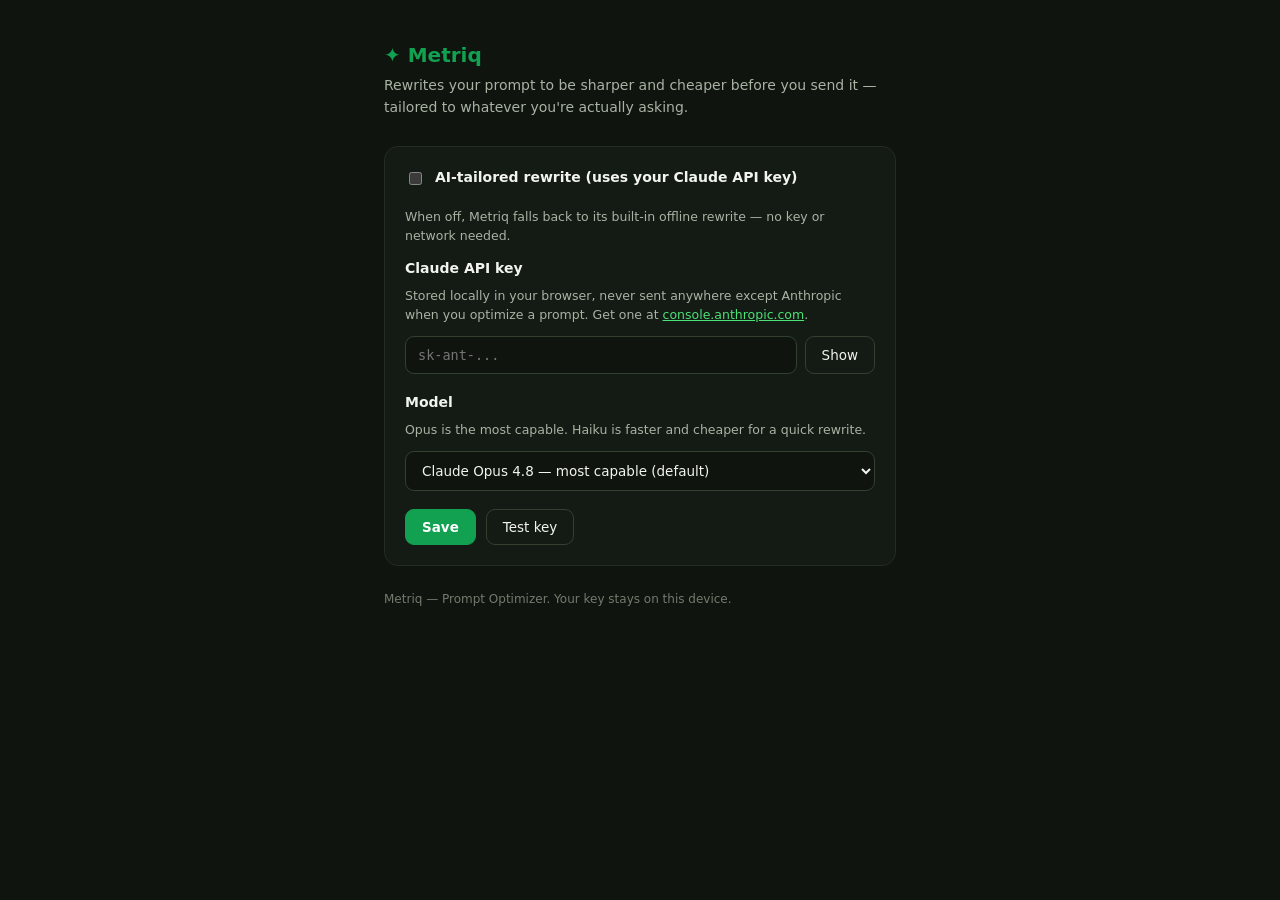
<file: extension/options.html>
<!DOCTYPE html>
<html lang="en">
  <head>
    <meta charset="utf-8" />
    <meta name="viewport" content="width=device-width, initial-scale=1" />
    <title>Metriq — Settings</title>
    <style>
      :root { color-scheme: dark; }
      * { box-sizing: border-box; }
      body {
        margin: 0;
        background: #0f140f;
        color: #f1f4ef;
        font-family: system-ui, -apple-system, "Segoe UI", sans-serif;
        font-size: 14px;
        line-height: 1.55;
      }
      .wrap { max-width: 560px; margin: 0 auto; padding: 40px 24px 64px; }
      h1 { font-size: 20px; margin: 0 0 4px; color: #12a150; display: flex; align-items: center; gap: 8px; }
      .sub { color: #a9b3a4; margin: 0 0 28px; }
      .card {
        background: #141a14;
        border: 1px solid #232c22;
        border-radius: 14px;
        padding: 20px;
        margin-bottom: 16px;
      }
      label { display: block; font-weight: 600; margin-bottom: 6px; }
      .hint { color: #a9b3a4; font-size: 12.5px; margin: 0 0 12px; }
      .hint a { color: #4be277; }
      input[type="text"], input[type="password"], select {
        width: 100%;
        padding: 10px 12px;
        border-radius: 9px;
        border: 1px solid #33402f;
        background: #0f140f;
        color: #f1f4ef;
        font-family: inherit;
        font-size: 13.5px;
      }
      input:focus, select:focus { outline: none; border-color: #4be277; }
      .key-row { display: flex; gap: 8px; }
      .key-row input { flex: 1; font-family: ui-monospace, "SF Mono", Menlo, monospace; }
      .row { margin-bottom: 18px; }
      .row:last-child { margin-bottom: 0; }
      .toggle { display: flex; align-items: center; gap: 10px; }
      .toggle input { width: auto; }
      .toggle label { margin: 0; }
      .actions { display: flex; gap: 10px; align-items: center; flex-wrap: wrap; margin-top: 4px; }
      button {
        font-family: inherit;
        font-size: 13.5px;
        padding: 9px 16px;
        border-radius: 9px;
        border: 1px solid #33402f;
        background: #141a14;
        color: #f1f4ef;
        cursor: pointer;
      }
      button:hover { border-color: #4be277; }
      button.primary { background: #12a150; border-color: #12a150; color: #fff; font-weight: 600; }
      button.primary:hover { background: #15b85b; }
      button.ghost { background: transparent; border-color: transparent; color: #a9b3a4; }
      .status { font-size: 13px; min-height: 18px; }
      .status.ok { color: #4be277; }
      .status.err { color: #e66767; }
      .status.muted { color: #a9b3a4; }
      .foot { color: #727c6d; font-size: 12px; margin-top: 24px; }
    </style>
  </head>
  <body>
    <div class="wrap">
      <h1>✦ Metriq</h1>
      <p class="sub">Rewrites your prompt to be sharper and cheaper before you send it — tailored to whatever you're actually asking.</p>

      <div class="card">
        <div class="row toggle">
          <input type="checkbox" id="aiEnabled" />
          <label for="aiEnabled">AI-tailored rewrite (uses your Claude API key)</label>
        </div>
        <p class="hint">When off, Metriq falls back to its built-in offline rewrite — no key or network needed.</p>

        <div class="row">
          <label for="apiKey">Claude API key</label>
          <p class="hint">
            Stored locally in your browser, never sent anywhere except Anthropic when you optimize a prompt.
            Get one at <a href="https://console.anthropic.com/settings/keys" target="_blank" rel="noopener">console.anthropic.com</a>.
          </p>
          <div class="key-row">
            <input type="password" id="apiKey" placeholder="sk-ant-..." autocomplete="off" spellcheck="false" />
            <button id="toggleKey" type="button">Show</button>
          </div>
        </div>

        <div class="row">
          <label for="model">Model</label>
          <p class="hint">Opus is the most capable. Haiku is faster and cheaper for a quick rewrite.</p>
          <select id="model">
            <option value="claude-opus-4-8">Claude Opus 4.8 — most capable (default)</option>
            <option value="claude-sonnet-5">Claude Sonnet 5 — balanced</option>
            <option value="claude-haiku-4-5">Claude Haiku 4.5 — fastest &amp; cheapest</option>
          </select>
        </div>

        <div class="actions">
          <button class="primary" id="save" type="button">Save</button>
          <button id="test" type="button">Test key</button>
          <span class="status muted" id="status"></span>
        </div>
      </div>

      <p class="foot">Metriq — Prompt Optimizer. Your key stays on this device.</p>
    </div>
    <script src="options.js"></script>
  </body>
</html>
</file>
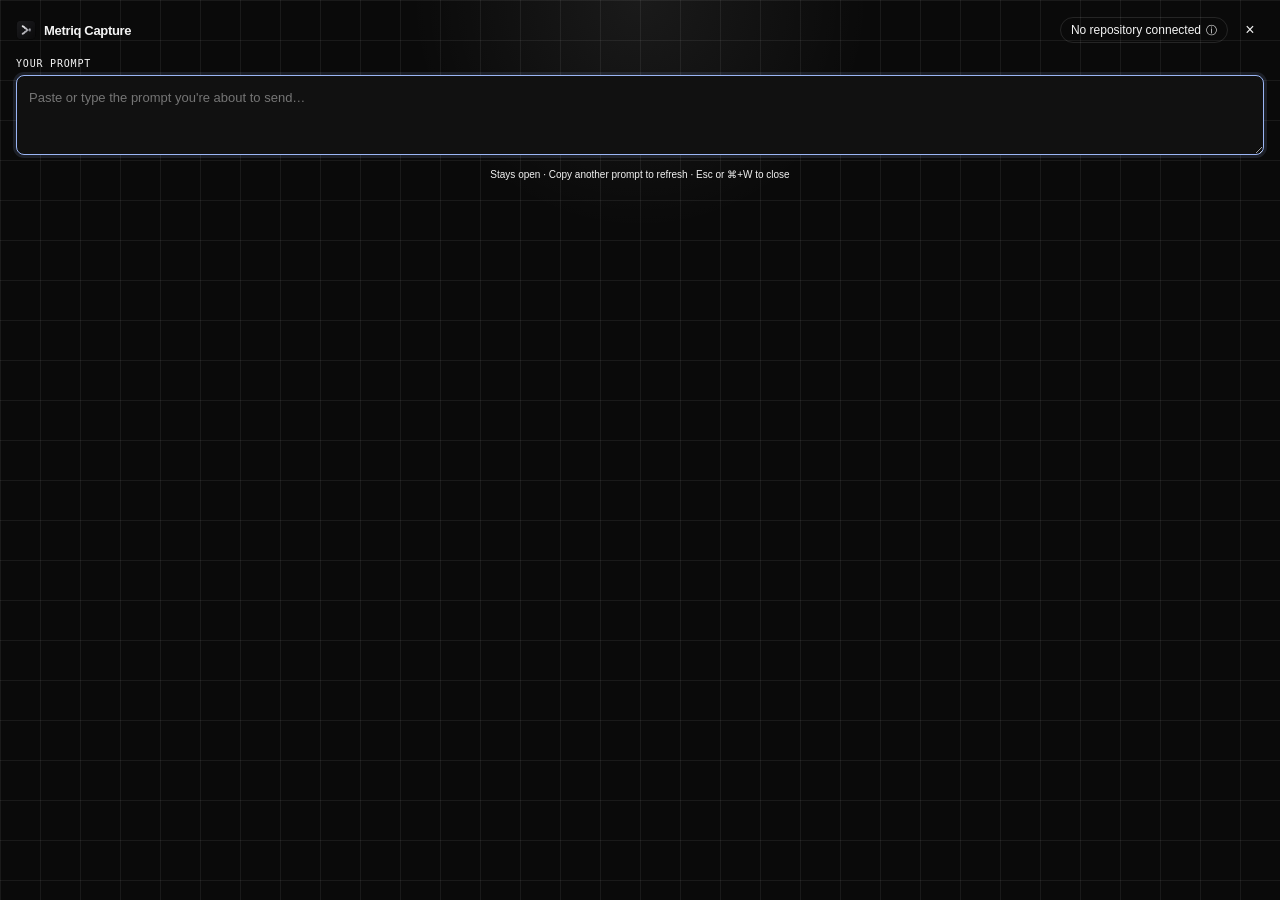
<file: desktop/renderer/capture.html>
<!doctype html>
<html lang="en">
  <head>
    <meta charset="utf-8" />
    <meta
      http-equiv="Content-Security-Policy"
      content="default-src 'self'; style-src 'self' 'unsafe-inline'; img-src 'self' data:;"
    />
    <title>Metriq Capture</title>
    <link rel="stylesheet" href="styles.css" />
    <link rel="stylesheet" href="capture.css" />
    <script src="theme-init.js"></script>
  </head>
  <body class="capture-body">
    <div id="capture-app">
      <div class="capture-header">
        <div class="brand">
          <img class="brand-mark brand-mark-sm" src="assets/metriq-logo.jpg" alt="" />
          <span class="brand-name brand-name-sm">Metriq Capture</span>
        </div>
        <div class="capture-header-right">
          <span class="capture-context-pill">
            <span id="capture-context" class="muted">No repository connected</span>
            <span class="capture-info-icon" title="Analysis is based on your prompt text only. Link a project or connect a repo to name real files.">ⓘ</span>
          </span>
          <button id="btn-close" class="capture-close" aria-label="Close" title="Close (Esc)">×</button>
        </div>
      </div>

      <div class="capture-field">
        <div class="capture-field-label muted">Your prompt</div>
        <textarea
          id="capture-input"
          class="capture-input"
          placeholder="Paste or type the prompt you're about to send…"
          autofocus
        ></textarea>
      </div>

      <div id="capture-result" class="capture-result hidden">
        <div class="capture-quality-block">
          <div class="capture-quality-row">
            <span class="capture-quality-label muted">✦ Prompt quality:</span>
            <span id="capture-rating" class="capture-badge-mono"></span>
          </div>
          <span id="capture-score" class="muted capture-score-inline"></span>
        </div>

        <div id="capture-issues-wrap" class="capture-issues-card hidden">
          <ul id="capture-issues" class="capture-issues"></ul>
        </div>

        <div id="capture-files-wrap" class="capture-files-wrap hidden">
          <div class="capture-focused-label muted">Files to inspect first</div>
          <ul id="capture-files" class="capture-files"></ul>
        </div>

        <div class="capture-focused-header">
          <span class="capture-focused-label muted">Improved prompt</span>
          <span id="capture-ai-badge" class="capture-ai-badge muted hidden">✦ AI improved</span>
        </div>
        <div class="capture-focused-wrap">
          <div id="capture-focused" class="capture-focused"></div>
          <button id="btn-copy-inline" class="capture-copy-inline" aria-label="Copy improved prompt" title="Copy">⧉</button>
        </div>
        <div id="capture-ai-note" class="muted capture-ai-note hidden"></div>

        <div class="capture-actions">
          <button id="btn-apply" class="btn btn-mono-primary">✦ Approve &amp; apply</button>
          <button id="btn-copy" class="btn btn-mono-secondary">⧉ Copy</button>
        </div>
      </div>

      <p class="capture-hint muted">Stays open · Copy another prompt to refresh · Esc or ⌘+W to close</p>
    </div>
    <script src="capture.js"></script>
  </body>
</html>
</file>
<file: desktop/renderer/styles.css>
:root {
  /* --- Design tokens — see desktop/DESIGN.md for the full rationale.
     Dark is the primary, fully-specified palette. --- */

  /* Surfaces (elevation ladder: shell < canvas < surface-1 < surface-2) */
  --bg-shell: #070707;
  --bg-canvas: #0a0a0a;
  --surface-1: #111111;
  --surface-2: #1a1a1a;
  --surface-hover: rgba(255, 255, 255, 0.045);
  --surface-active: rgba(255, 255, 255, 0.085);

  /* Borders (opacity-based so they work at any elevation level) */
  --border-subtle: rgba(255, 255, 255, 0.065);
  --border-default: rgba(255, 255, 255, 0.11);
  --border-strong: rgba(255, 255, 255, 0.2);

  /* Primary actions and active navigation are monochrome. Indigo remains
     reserved for focus/informational states, while semantic colors below
     stay distinct for charts, warnings, errors, and success feedback. */
  --accent-primary: #f5f5f5;
  --on-accent-primary: #090909;
  --accent-secondary: #9bb6f5;

  /* Semantic */
  --success: #47c985;
  --warning: #f0a93a;
  --error: #f2545c;
  --destructive: #f2545c;
  --error-container: color-mix(in srgb, var(--error) 12%, transparent);

  --text-primary: #f3f3f3;
  /* Secondary/tertiary text now reads full-contrast (same as primary)
     instead of gray — no more washed-out muted labels/hints/timestamps. */
  --text-secondary: var(--text-primary);
  --text-tertiary: var(--text-primary);
  --text-disabled: rgba(243, 243, 243, 0.34);

  /* --- Back-compat aliases: pages not yet migrated to the tokens above
     (Projects/Impact/Settings — each redesigned in its own phase)
     still reference these names, so they inherit the new palette without
     needing their own CSS touched before their turn. --- */
  --background: var(--bg-canvas);
  --surface: var(--surface-1);
  --surface-container: var(--surface-2);
  --surface-container-high: var(--surface-2);
  --border: var(--border-default);
  --on-background: var(--text-primary);
  --on-surface-variant: var(--text-secondary);
  --primary: var(--accent-primary);
  --on-primary: var(--on-accent-primary);
  --primary-container: color-mix(in srgb, var(--accent-primary) 14%, transparent);
  --secondary: var(--accent-secondary);
  --secondary-container: color-mix(in srgb, var(--accent-secondary) 14%, transparent);
  --tertiary: var(--warning);

  color-scheme: dark;

  /* Spacing scale (4px base) */
  --space-1: 4px;
  --space-2: 8px;
  --space-3: 12px;
  --space-4: 16px;
  --space-5: 20px;
  --space-6: 24px;
  --space-8: 32px;
  --space-10: 40px;

  /* Radius scale — tightened from the previous 8/12/16 to read as
     engineered rather than pillowy (Linear/Vercel sit in this range) */
  --radius-xs: 4px;
  --radius-sm: 6px;
  --radius-md: 8px;
  --radius-lg: 10px;
  --radius-full: 999px;

  /* Type scale */
  --text-xs: 11px;
  --text-sm: 12px;
  --text-base: 13px;
  --text-md: 14px;
  --text-lg: 16px;
  --text-xl: 20px;
  --text-2xl: 22px;
  --text-metric: 24px;

  /* Fonts — Inter for UI text, JetBrains Mono for every number (tabular
     figures so metrics don't shift width as they update). No network font
     loading: the CSP (style-src 'self') blocks remote @import, so both
     stacks fall back gracefully to whatever's installed locally. */
  --font-ui: "Inter", -apple-system, "Segoe UI", sans-serif;
  --font-mono: "JetBrains Mono", ui-monospace, "SF Mono", "Cascadia Code", Menlo, Consolas, monospace;

  /* Motion */
  --duration-fast: 120ms;
  --duration-base: 180ms;
  --duration-slow: 260ms;
  --ease-enter: cubic-bezier(0.2, 0, 0, 1);
  --ease-exit: cubic-bezier(0.4, 0, 1, 1);

  /* Layout */
  --sidebar-width: 64px;
}

/* Light theme — toggled via .light on <html>, applied by renderer.js.
   Restored after Phase 5 (was briefly retired in favor of dark-only; see
   git history / desktop/DESIGN.md for that discussion) — kept in full sync
   with the dark token set above so every component works identically in
   both themes without extra per-component overrides. */
:root.light {
  --bg-shell: #f7f7f7;
  --bg-canvas: #fafafa;
  --surface-1: #ffffff;
  --surface-2: #efefef;
  --surface-hover: rgba(0, 0, 0, 0.04);
  --surface-active: rgba(0, 0, 0, 0.075);

  --border-subtle: rgba(0, 0, 0, 0.06);
  --border-default: rgba(0, 0, 0, 0.1);
  --border-strong: rgba(0, 0, 0, 0.18);

  --accent-primary: #151515;
  --on-accent-primary: #ffffff;
  --accent-secondary: #3f61b8;

  --success: #168e4d;
  --warning: #b45300;
  --error: #dc2626;
  --destructive: #dc2626;
  --error-container: color-mix(in srgb, var(--error) 8%, transparent);

  --text-primary: #161616;
  /* Secondary/tertiary text now reads full-contrast (same as primary)
     instead of gray — no more washed-out muted labels/hints/timestamps. */
  --text-secondary: var(--text-primary);
  --text-tertiary: var(--text-primary);
  --text-disabled: rgba(22, 22, 22, 0.35);

  --background: var(--bg-canvas);
  --surface: var(--surface-1);
  --surface-container: var(--surface-2);
  --surface-container-high: #e5e5e5;
  --border: var(--border-default);
  --on-background: var(--text-primary);
  --on-surface-variant: var(--text-secondary);
  --primary: var(--accent-primary);
  --on-primary: var(--on-accent-primary);
  --primary-container: color-mix(in srgb, var(--accent-primary) 10%, transparent);
  --secondary: var(--accent-secondary);
  --secondary-container: color-mix(in srgb, var(--accent-secondary) 10%, transparent);
  --tertiary: var(--warning);

  color-scheme: light;
}

/* Blanket reduced-motion guard — every transition/animation added by this
   redesign is covered here rather than needing its own media query. */
@media (prefers-reduced-motion: reduce) {
  *,
  *::before,
  *::after {
    animation-duration: 0.001ms !important;
    transition-duration: 0.001ms !important;
  }
}

/* ==========================================================================
   Accessibility modes (Settings → Accessibility)
   Each is a token override layer, not a parallel set of component styles —
   every component already reads colors/fonts from these variables, so
   flipping one class here reflows the whole app with no per-component work.
   ========================================================================== */

/* --- High contrast ------------------------------------------------------
   A dedicated palette, not an inversion: true black/white bases, full-
   opacity borders, and boosted-saturation accents so every pairing here
   clears WCAG AA (most clear AAA) — verified below each block. */

:root.high-contrast {
  --bg-shell: #000000;
  --bg-canvas: #000000;
  --surface-1: #000000;
  --surface-2: #0d0d0d;
  --surface-hover: rgba(255, 255, 255, 0.16);
  --surface-active: rgba(255, 255, 255, 0.26);

  --border-subtle: rgba(255, 255, 255, 0.5);
  --border-default: #ffffff;
  --border-strong: #ffffff;

  --accent-primary: #ffffff;
  --on-accent-primary: #000000;
  --accent-secondary: #4db8ff;

  --success: #00e676;
  --warning: #ffd400;
  --error: #ff6b6b;
  --destructive: #ff6b6b;
  /* --error/--primary/--secondary-container derive automatically via
     color-mix() from the accent tokens above — no need to restate them. */

  /* text-primary #fff on #000: 21:1 (max possible). */
  --text-primary: #ffffff;
  --text-secondary: #ffffff;
  --text-tertiary: #ffffff;
  --text-disabled: rgba(255, 255, 255, 0.55);

  --background: var(--bg-canvas);
  --surface: var(--surface-1);
  --surface-container: var(--surface-2);
  --surface-container-high: var(--surface-2);
  --border: var(--border-default);
  --on-background: var(--text-primary);
  --on-surface-variant: var(--text-secondary);
  --primary: var(--accent-primary);
  --on-primary: var(--on-accent-primary);
  --secondary: var(--accent-secondary);
  --tertiary: var(--warning);
}

:root.light.high-contrast {
  --bg-shell: #ffffff;
  --bg-canvas: #ffffff;
  --surface-1: #ffffff;
  --surface-2: #efefef;
  --surface-hover: rgba(0, 0, 0, 0.1);
  --surface-active: rgba(0, 0, 0, 0.2);

  --border-subtle: rgba(0, 0, 0, 0.5);
  --border-default: #000000;
  --border-strong: #000000;

  --accent-primary: #000000;
  --on-accent-primary: #ffffff;
  --accent-secondary: #0047ab;

  --success: #00703b;
  --warning: #7a4b00;
  --error: #a30000;
  --destructive: #a30000;

  /* text-primary #000 on #fff: 21:1. */
  --text-primary: #000000;
  --text-secondary: #000000;
  --text-tertiary: #000000;
  --text-disabled: rgba(0, 0, 0, 0.5);

  --background: var(--bg-canvas);
  --surface: var(--surface-1);
  --surface-container: var(--surface-2);
  --surface-container-high: var(--surface-2);
  --border: var(--border-default);
  --on-background: var(--text-primary);
  --on-surface-variant: var(--text-secondary);
  --primary: var(--accent-primary);
  --on-primary: var(--on-accent-primary);
  --secondary: var(--accent-secondary);
  --tertiary: var(--warning);
}

/* --- Reduce motion --------------------------------------------------------
   Class-based equivalent of the prefers-reduced-motion media query above —
   this is the explicit in-app override; theme-init.js applies it by default
   only when the user has never set the toggle, falling back to the OS
   setting instead. Both can be active at once with no conflict. */
.reduce-motion,
.reduce-motion *,
.reduce-motion *::before,
.reduce-motion *::after {
  animation-duration: 0.001ms !important;
  animation-delay: 0ms !important;
  transition-duration: 0.001ms !important;
  scroll-behavior: auto !important;
}

/* --- Dyslexia-friendly font ----------------------------------------------
   OpenDyslexic, bundled locally (renderer/assets/fonts — SIL OFL 1.1, see
   OpenDyslexic-LICENSE.txt there) since the CSP's style-src 'self' blocks
   a remote @import. Overrides only --font-ui, which is what `body` reads —
   every element that sets `font-family: var(--font-mono)` directly (token
   counts, costs, code, session IDs) is untouched by this override. */
@font-face {
  font-family: "OpenDyslexic";
  src: url("assets/fonts/OpenDyslexic-Regular.woff2") format("woff2");
  font-weight: 400;
  font-style: normal;
  font-display: swap;
}
@font-face {
  font-family: "OpenDyslexic";
  src: url("assets/fonts/OpenDyslexic-Bold.woff2") format("woff2");
  font-weight: 700;
  font-style: normal;
  font-display: swap;
}

.dyslexia-font {
  --font-ui: "OpenDyslexic", "Comic Sans MS", Verdana, Tahoma, sans-serif;
}

.dyslexia-font body {
  /* OpenDyslexic's heavier, irregular letterforms read better with a bit
     more breathing room — spacing/hierarchy/layout are otherwise unchanged. */
  line-height: 1.65;
  letter-spacing: 0.01em;
}

/* --- Colorblind-friendly mode ----------------------------------------------
   Remaps the four semantic roles (primary/success, warning, error, info) to
   an Okabe–Ito-derived palette validated for deuteranopia/protanopia/
   tritanopia — the important property is that success (usually green) and
   error (usually red) stay distinguishable by hue, not just luminance. */
.colorblind {
  --accent-primary: #f5f5f5;
  --on-accent-primary: #090909;
  --accent-secondary: #0072b2; /* blue — info/focus */
  --success: #009e73; /* bluish green — semantic success */
  --warning: #e69f00; /* orange */
  --error: #d55e00; /* vermillion — reads distinctly from both the green and the orange */
  --destructive: #d55e00;
  /* --error/--primary/--secondary-container derive automatically via
     color-mix() from the accent tokens above — no need to restate them. */
}

:root.light.colorblind {
  --accent-primary: #151515;
  --on-accent-primary: #ffffff;
  --accent-secondary: #0060a0;
  --success: #00794d;
  --warning: #a06800;
  --error: #b34c00;
  --destructive: #b34c00;
}

* {
  box-sizing: border-box;
}

.hidden {
  display: none !important;
}

body {
  margin: 0;
  background: var(--background);
  color: var(--on-background);
  font-family: var(--font-ui);
  -webkit-font-smoothing: antialiased;
  text-rendering: optimizeLegibility;
  user-select: none;
}

::selection {
  background: color-mix(in srgb, var(--text-primary) 20%, transparent);
  color: var(--text-primary);
}

:where(button, input, textarea, select):focus-visible {
  outline: 1px solid color-mix(in srgb, var(--text-primary) 74%, transparent);
  outline-offset: 3px;
}

#app {
  height: 100vh;
  display: flex;
  flex-direction: column;
}

.icon {
  width: 20px;
  height: 20px;
  flex-shrink: 0;
}

.icon-sm {
  width: 16px;
  height: 16px;
}

.icon-xs {
  width: 12px;
  height: 12px;
}

/* --- Logged-out view ------------------------------------------------- */

.view {
  flex: 1;
  display: flex;
  flex-direction: column;
  align-items: center;
  justify-content: center;
  padding: var(--space-8) var(--space-6);
  text-align: center;
  gap: var(--space-3);
  background-color: var(--bg-canvas);
  background-image:
    radial-gradient(circle at 50% 8%, color-mix(in srgb, var(--text-primary) 8%, transparent), transparent 280px),
    linear-gradient(var(--border-subtle) 1px, transparent 1px),
    linear-gradient(90deg, var(--border-subtle) 1px, transparent 1px);
  background-size: auto, 48px 48px, 48px 48px;
}

.brand {
  position: absolute;
  top: var(--space-5);
  left: var(--space-6);
  display: flex;
  align-items: center;
  gap: var(--space-2);
}

.brand-mark {
  width: 26px;
  height: 26px;
  border-radius: var(--radius-sm);
  display: block;
  object-fit: cover;
  box-shadow: inset 0 0 0 1px color-mix(in srgb, var(--bg-canvas) 10%, transparent);
}

.brand-name {
  font-weight: 700;
  color: var(--text-primary);
  font-size: var(--text-md);
  letter-spacing: -0.025em;
}

h1 {
  font-size: var(--text-xl);
  margin: var(--space-2) 0 0;
  font-weight: 700;
}

h2 {
  font-size: var(--text-md);
  margin: 0;
  font-weight: 600;
}

.muted {
  color: var(--on-surface-variant);
  font-size: var(--text-sm);
  line-height: 1.5;
  margin: 0;
}

.btn {
  width: 100%;
  max-width: 280px;
  padding: 12px 18px;
  border-radius: var(--radius-sm);
  font-size: var(--text-base);
  font-weight: 600;
  cursor: pointer;
  border: 1px solid transparent;
  transition: opacity var(--duration-fast) ease, transform var(--duration-fast) var(--ease-enter),
    border-color var(--duration-fast) ease, background var(--duration-fast) ease;
  font-family: inherit;
}

.btn:hover {
  opacity: 0.88;
}

.btn:active {
  transform: scale(0.98);
}

.btn-primary {
  background: var(--primary);
  color: var(--on-primary);
  margin-top: var(--space-4);
}

.btn-secondary {
  background: var(--surface-1);
  border-color: var(--border-default);
  color: var(--text-primary);
}

.btn-danger-outline {
  background: transparent;
  border-color: color-mix(in srgb, var(--destructive) 40%, transparent);
  color: var(--destructive);
  max-width: none;
}

.btn-danger-outline:hover {
  background: var(--error-container);
}

.waiting {
  font-size: var(--text-sm);
  color: var(--on-surface-variant);
  margin-top: var(--space-2);
}

/* --- App shell: sidebar (icon rail) + main column ----------------------
   Replaces the old bottom tab bar — see desktop/DESIGN.md §7. A bottom bar
   is a mobile/thumb-reach convention; desktop apps put primary nav on the
   left edge (Linear, Arc, VS Code) because it scales with more destinations
   without competing with content for vertical space. The window stays a
   fixed 480px wide, so this is an icon-only rail (64px) with native
   title-attribute tooltips rather than a labeled sidebar — a labeled
   sidebar at this width would claim too much of the window for nav alone. */

.app-shell {
  flex: 1;
  display: flex;
  flex-direction: row;
  min-height: 0;
}

.sidebar {
  width: var(--sidebar-width);
  flex-shrink: 0;
  display: flex;
  flex-direction: column;
  align-items: center;
  background: var(--bg-shell);
  border-right: 1px solid var(--border-default);
  padding: var(--space-3) 0;
}

.sidebar-brand {
  margin-bottom: var(--space-4);
}

.sidebar-nav {
  flex: 1;
  display: flex;
  flex-direction: column;
  align-items: center;
  gap: 4px;
  width: 100%;
}

.sidebar-footer {
  display: flex;
  flex-direction: column;
  align-items: center;
  gap: var(--space-3);
  width: 100%;
  padding-top: var(--space-3);
  border-top: 1px solid var(--border-subtle);
}

.sidebar-icon-btn {
  width: 36px;
  height: 36px;
  display: flex;
  align-items: center;
  justify-content: center;
  background: none;
  border: none;
  padding: 0;
  color: var(--text-secondary);
  cursor: pointer;
  border-radius: var(--radius-sm);
  transition: background var(--duration-fast) ease, color var(--duration-fast) ease;
}

.sidebar-icon-btn:hover {
  background: var(--surface-hover);
  color: var(--text-primary);
}

.sidebar-avatar {
  width: 32px;
  height: 32px;
  border-radius: var(--radius-full);
  background: var(--primary-container);
  border: 1px solid var(--border-default);
  color: var(--accent-primary);
  display: flex;
  align-items: center;
  justify-content: center;
  font-weight: 700;
  font-size: var(--text-sm);
  cursor: pointer;
  padding: 0;
  flex-shrink: 0;
  transition: border-color var(--duration-fast) ease;
}

.sidebar-avatar:hover {
  border-color: var(--accent-primary);
}

.main-column {
  flex: 1;
  display: flex;
  flex-direction: column;
  min-width: 0;
  min-height: 0;
}

.page-content {
  flex: 1;
  overflow-y: auto;
  padding: var(--space-5) var(--space-5) var(--space-8);
  background-color: var(--bg-canvas);
  background-image:
    linear-gradient(var(--border-subtle) 1px, transparent 1px),
    linear-gradient(90deg, var(--border-subtle) 1px, transparent 1px);
  background-size: 48px 48px;
}

.page-title {
  font-size: var(--text-2xl);
  margin: 0 0 var(--space-1);
  letter-spacing: -0.035em;
}

.page-subtitle {
  margin-bottom: var(--space-5);
}

.page-header-row {
  display: flex;
  align-items: center;
  justify-content: space-between;
  flex-wrap: wrap;
  gap: var(--space-3);
  margin-bottom: var(--space-1);
}

.page-header-row .page-title {
  margin-bottom: 0;
}

.nav-btn {
  position: relative;
  width: 44px;
  height: 44px;
  display: flex;
  align-items: center;
  justify-content: center;
  background: none;
  border: none;
  color: var(--text-secondary);
  cursor: pointer;
  border-radius: var(--radius-sm);
  font-family: inherit;
  transition: color var(--duration-base) ease, background var(--duration-base) ease;
}

.nav-btn:hover {
  color: var(--text-primary);
  background: var(--surface-hover);
}

.nav-btn.is-active {
  color: var(--accent-primary);
  background: color-mix(in srgb, var(--accent-primary) 7%, var(--surface-1));
  box-shadow: inset 0 0 0 1px var(--border-subtle);
}

.nav-btn.is-active:hover {
  background: color-mix(in srgb, var(--accent-primary) 11%, var(--surface-1));
}

/* Active-item rail indicator — the strongest "you are here" signal,
   independent of the icon color change above (nav-state-active guidance:
   current location should be more than just a color swap). */
.nav-btn.is-active::before {
  content: "";
  position: absolute;
  left: -9px;
  top: 50%;
  transform: translateY(-50%);
  width: 2px;
  height: 18px;
  border-radius: var(--radius-full);
  background: var(--accent-primary);
}

/* ==========================================================================
   Overview (home) — redesigned as the app's "front door": hero → metric row
   → workspace panels (active project + activity timeline + suggestions).
   Everything here is scoped to ov-* classes used only by #page-overview;
   other pages keep the shared .stat-grid/.section-block patterns below.
   All values are existing tokens — see desktop/DESIGN.md.
   ========================================================================== */

/* Single subtle entrance for the whole page (one element animating at a
   time, per the motion rules) — covered by the blanket reduced-motion
   guards above. Scoped to Overview only; other pages still snap. */
/* A flex column with a real (not just "auto") height, so .ov-grid's flex:1
   below has actual leftover space to grow into on a tall/maximized window
   instead of the page just ending early and leaving blank scroll-area
   background underneath the last row of cards. min-height (not height)
   so short window content still lets .page-content's own scroll take over
   rather than clipping anything. */
#page-overview {
  display: flex;
  flex-direction: column;
  min-height: 100%;
  animation: ov-page-in var(--duration-base) var(--ease-enter);
}

@keyframes ov-page-in {
  from {
    opacity: 0;
    transform: translateY(4px);
  }
  to {
    opacity: 1;
    transform: none;
  }
}

/* --- Hero ---------------------------------------------------------------- */

.ov-hero {
  padding: var(--space-5) 0 var(--space-6);
  margin-bottom: var(--space-5);
  border-bottom: 1px solid var(--border-subtle);
  /* One restrained accent wash anchoring the top of the page — derived from
     the accent token so every theme/accessibility palette recolors it. */
  background: radial-gradient(
    560px 190px at 12% -20%,
    color-mix(in srgb, var(--accent-primary) 7%, transparent),
    transparent 70%
  );
}

.ov-hero-eyebrow {
  margin: 0 0 var(--space-2);
  font-family: var(--font-mono);
  font-size: var(--text-xs);
  font-weight: 500;
  letter-spacing: 0.04em;
  text-transform: uppercase;
  color: var(--text-tertiary);
}

.ov-hero-title {
  margin: 0 0 var(--space-2);
  font-size: var(--text-metric);
  font-weight: 700;
  letter-spacing: -0.035em;
  line-height: 1.2;
}

.ov-hero-sub {
  margin: 0 0 var(--space-5);
  max-width: 46ch;
  font-size: var(--text-base);
  line-height: 1.55;
  color: var(--text-secondary);
}

.ov-hero-actions {
  display: flex;
  flex-wrap: wrap;
  gap: var(--space-3);
}

.ov-btn-primary {
  display: inline-flex;
  align-items: center;
  gap: var(--space-2);
  background: var(--accent-primary);
  color: var(--on-accent-primary);
  border: 1px solid transparent;
  border-radius: var(--radius-sm);
  font-family: inherit;
  font-size: var(--text-base);
  font-weight: 600;
  padding: 10px 16px;
  cursor: pointer;
  transition: opacity var(--duration-fast) ease, transform var(--duration-fast) var(--ease-enter);
}

.ov-btn-primary:hover {
  opacity: 0.92;
  transform: translateY(-1px);
}

.ov-btn-primary:active {
  opacity: 1;
  transform: none;
}

.ov-hotkey {
  font-family: var(--font-mono);
  font-size: var(--text-xs);
  font-weight: 500;
  background: color-mix(in srgb, var(--on-accent-primary) 14%, transparent);
  border-radius: var(--radius-xs);
  padding: 2px 6px;
}

.ov-hotkey:empty {
  display: none;
}

.ov-btn-secondary {
  display: inline-flex;
  align-items: center;
  gap: var(--space-2);
  background: var(--surface-1);
  color: var(--text-primary);
  border: 1px solid var(--border-default);
  border-radius: var(--radius-sm);
  font-family: inherit;
  font-size: var(--text-base);
  font-weight: 600;
  padding: 10px 16px;
  cursor: pointer;
  transition: border-color var(--duration-fast) ease, background var(--duration-fast) ease,
    transform var(--duration-fast) var(--ease-enter);
}

.ov-btn-secondary:hover {
  border-color: var(--border-strong);
  background: var(--surface-hover);
  transform: translateY(-1px);
}

.ov-btn-secondary:active {
  transform: none;
}

/* --- Metrics row ---------------------------------------------------------- */

.ov-metrics {
  display: grid;
  /* 2×2 at the default 480px window, 4-across once the window is widened */
  grid-template-columns: repeat(auto-fit, minmax(150px, 1fr));
  gap: var(--space-3);
  margin-bottom: var(--space-5);
}

.ov-metric {
  background: var(--surface-1);
  border: 1px solid var(--border-default);
  border-radius: var(--radius-md);
  padding: var(--space-4);
  display: flex;
  flex-direction: column;
  gap: var(--space-2);
  transition: border-color var(--duration-fast) ease, transform var(--duration-fast) var(--ease-enter);
}

.ov-metric:hover {
  border-color: var(--border-strong);
  transform: translateY(-1px);
}

.ov-metric-top {
  display: flex;
  align-items: center;
  gap: var(--space-2);
  min-width: 0;
}

.ov-metric-icon {
  width: 26px;
  height: 26px;
  border-radius: var(--radius-sm);
  background: var(--surface-2);
  color: var(--text-secondary);
  display: flex;
  align-items: center;
  justify-content: center;
  flex-shrink: 0;
}

.ov-metric-icon .icon {
  width: 14px;
  height: 14px;
}

.ov-metric-label {
  font-size: var(--text-xs);
  font-weight: 600;
  letter-spacing: 0.04em;
  text-transform: uppercase;
  color: var(--text-tertiary);
  line-height: 1.3;
}

.ov-metric-value {
  font-family: var(--font-mono);
  font-size: var(--text-metric);
  font-weight: 600;
  font-variant-numeric: tabular-nums;
  letter-spacing: -0.01em;
  line-height: 1.05;
  color: var(--text-primary);
}

.ov-metric-sub {
  font-size: var(--text-xs);
  color: var(--text-tertiary);
}

/* The one emphasized tile per grid (DESIGN.md metric-card accent variant) */
.ov-metric-accent {
  border-color: color-mix(in srgb, var(--success) 30%, transparent);
  background: color-mix(in srgb, var(--success) 6%, var(--surface-1));
}

.ov-metric-accent:hover {
  border-color: color-mix(in srgb, var(--success) 60%, var(--border-default));
}

.ov-metric-accent .ov-metric-value {
  color: var(--success);
}

.ov-metric-accent .ov-metric-icon {
  background: color-mix(in srgb, var(--success) 12%, transparent);
  color: var(--success);
}

/* --- Workspace zone: panels ------------------------------------------------ */

/* This is the page's last section, so it absorbs whatever vertical space
   the hero/metrics above didn't use — on a tall or maximized window that's
   otherwise a large dead strip of empty canvas below "Recent activity"/
   "Suggestions" (see #page-overview below, which is what makes this a
   definite, growable height rather than just "auto"). */
.ov-grid {
  display: grid;
  grid-template-columns: 1fr;
  /* Below 720px, .ov-col-main and .ov-col-side simply stack as this grid's
     two implicit rows (in DOM order) — sizing the second (last) one 1fr
     lets it grow the same way the 720px+ rule below does for its own last
     row, so there's no single-column regression back to dead space. */
  grid-template-rows: auto 1fr;
  gap: var(--space-4);
  flex: 1;
  min-height: 0;
}

.ov-col-main,
.ov-col-side {
  display: flex;
  flex-direction: column;
  gap: var(--space-4);
  min-width: 0;
}

/* Narrow (single-column, <720px) case: .ov-col-side is a plain flex column
   with one panel (Suggestions) — that panel needs flex:1 itself to consume
   the 1fr row height set above (grid stretch alone only sizes the .ov-col-
   side flex container, not its child). Harmless at 720px+: .ov-col-side
   switches to display:grid there and this flex property no longer applies,
   since grid-row:1/3 in that breakpoint does the equivalent job instead. */
.ov-col-side > .ov-panel {
  flex: 1;
  min-height: 0;
}

/* Two columns once the (resizable) window is wide enough — a real shared grid,
   not two independently-stacked columns, so panel edges
   line up left-to-right instead of drifting apart whenever one column's
   first card is taller than the other's. Each column becomes a subgrid
   spanning both row tracks so its two panels snap to those shared row
   boundaries; default (stretch) alignment makes the shorter panel in each
   row (e.g. Suggestions next to the taller Active project) fill the full
   row height instead of shrink-wrapping its own content.

   The second row is `1fr`, not `auto`: "Recent activity" (row 2, main
   column) stretches to consume any leftover height instead of leaving it
   as blank background beneath a content-sized card. "Suggestions" (side
   column) has only one card total, so it's explicitly spanned across both
   row tracks below to stretch the same amount, rather than sitting short
   in row 1 with an empty row-2 cell next to the now-taller activity card. */
@media (min-width: 720px) {
  .ov-grid {
    grid-template-columns: 1.6fr 1fr;
    grid-template-rows: auto 1fr;
  }

  .ov-col-main,
  .ov-col-side {
    display: grid;
    grid-row: 1 / 3;
    grid-template-rows: subgrid;
    gap: var(--space-4);
  }

  .ov-col-side > .ov-panel {
    grid-row: 1 / 3;
  }
}

.ov-panel {
  background: var(--surface-1);
  border: 1px solid var(--border-default);
  border-radius: var(--radius-md);
  display: flex;
  flex-direction: column;
  min-height: 0;
}

.ov-panel-header {
  display: flex;
  align-items: center;
  justify-content: space-between;
  gap: var(--space-3);
  /* Fixed height (not just padding) so the header — and its border-bottom
     divider — lines up across all four panels regardless of whether this
     particular one has a "Manage" link: a header with a button is taller
     than a bare title by default (the button's own padding), which would
     otherwise put the divider lines at different Y positions row to row. */
  min-height: 47px;
  padding: 0 var(--space-4);
  border-bottom: 1px solid var(--border-subtle);
}

.ov-panel-title {
  margin: 0;
  font-size: var(--text-base);
  font-weight: 600;
}

/* flex:1 + min-height:0: when a panel is stretched to fill extra grid
   height (Recent activity / Suggestions — see the 720px+ .ov-grid rule
   above), its body grows with it so short/empty content has room to
   center in the available space instead of sitting at the top with a bare
   gap under it. Panels that keep their natural content height (e.g. Active
   project) are unaffected — flex:1 only has something to grow into once
   the parent panel's own height has been stretched by the grid.

   Also a flex column itself (not just a flex item): the timeline/empty-
   state markup swaps which single child is visible via .hidden (never
   both at once), so `margin: auto 0` on .ov-empty below vertically centers
   it in that leftover space without changing how a populated list (or the
   Suggestions list) behaves — those stay naturally top-aligned since they
   don't have that auto-margin. */
.ov-panel-body {
  display: flex;
  flex-direction: column;
  flex: 1;
  min-height: 0;
  padding: var(--space-4);
}

/* --- Active project card ---------------------------------------------------- */

.ov-project {
  display: flex;
  align-items: flex-start;
  gap: var(--space-3);
}

.ov-project-icon {
  width: 36px;
  height: 36px;
  border-radius: var(--radius-sm);
  background: color-mix(in srgb, var(--accent-primary) 12%, transparent);
  color: var(--accent-primary);
  display: flex;
  align-items: center;
  justify-content: center;
  flex-shrink: 0;
}

.ov-project-info {
  flex: 1;
  min-width: 0;
}

.ov-project-name {
  font-size: var(--text-md);
  font-weight: 600;
  overflow: hidden;
  text-overflow: ellipsis;
  white-space: nowrap;
}

.ov-project-path {
  font-family: var(--font-mono);
  font-size: var(--text-xs);
  color: var(--text-tertiary);
  overflow: hidden;
  text-overflow: ellipsis;
  white-space: nowrap;
  margin-top: 2px;
}

.ov-project-meta {
  display: flex;
  flex-wrap: wrap;
  gap: var(--space-2);
  margin-top: var(--space-3);
}

.ov-chip {
  font-family: var(--font-mono);
  font-size: var(--text-xs);
  font-weight: 500;
  color: var(--text-secondary);
  background: var(--surface-2);
  border: 1px solid var(--border-subtle);
  border-radius: var(--radius-xs);
  padding: 2px 8px;
  font-variant-numeric: tabular-nums;
}

.ov-chip-accent {
  color: var(--accent-primary);
  background: color-mix(in srgb, var(--accent-primary) 12%, transparent);
  border-color: color-mix(in srgb, var(--accent-primary) 30%, transparent);
}

/* --- Panel-scoped empty states ---------------------------------------------- */

.ov-empty {
  display: flex;
  flex-direction: column;
  align-items: center;
  text-align: center;
  gap: var(--space-2);
  padding: var(--space-6) var(--space-4);
  /* Centers vertically within .ov-panel-body's now-stretchable height
     (see above) when this is the only visible child — a populated list
     sibling never coexists with this, so it never fights list content for
     space. */
  margin: auto 0;
}

.ov-empty-icon {
  width: 48px;
  height: 48px;
  border-radius: var(--radius-full);
  background: var(--surface-2);
  border: 1px dashed var(--border-default);
  color: var(--text-tertiary);
  display: flex;
  align-items: center;
  justify-content: center;
  margin-bottom: var(--space-1);
}

.ov-empty-icon .icon {
  width: 22px;
  height: 22px;
}

.ov-empty-title {
  margin: 0;
  font-size: var(--text-base);
  font-weight: 600;
  color: var(--text-primary);
}

.ov-empty-desc {
  margin: 0 0 var(--space-3);
  font-size: var(--text-sm);
  color: var(--text-secondary);
  line-height: 1.5;
  max-width: 36ch;
}

/* --- Activity timeline -------------------------------------------------------- */

.ov-timeline {
  list-style: none;
  margin: 0;
  padding: 0;
}

.ov-timeline-item {
  position: relative;
  display: flex;
  align-items: flex-start;
  gap: var(--space-3);
  padding-bottom: var(--space-4);
}

.ov-timeline-item:last-child {
  padding-bottom: 0;
}

/* Connector between nodes — hidden after the last item */
.ov-timeline-item::before {
  content: "";
  position: absolute;
  left: 13px;
  top: 32px;
  bottom: 0;
  width: 1px;
  background: var(--border-subtle);
}

.ov-timeline-item:last-child::before {
  display: none;
}

.ov-timeline-node {
  position: relative;
  z-index: 1;
  width: 28px;
  height: 28px;
  border-radius: var(--radius-full);
  background: var(--surface-2);
  border: 1px solid var(--border-subtle);
  color: var(--text-secondary);
  display: flex;
  align-items: center;
  justify-content: center;
  flex-shrink: 0;
}

.ov-timeline-node .icon {
  width: 13px;
  height: 13px;
}

.ov-timeline-body {
  flex: 1;
  min-width: 0;
  padding-top: 2px;
}

.ov-timeline-title {
  font-size: var(--text-sm);
  font-weight: 600;
  overflow: hidden;
  text-overflow: ellipsis;
  white-space: nowrap;
}

.ov-timeline-time {
  font-size: var(--text-xs);
  color: var(--text-tertiary);
  margin-top: 2px;
}

.ov-timeline-savings {
  font-family: var(--font-mono);
  font-size: var(--text-sm);
  font-weight: 600;
  color: var(--success);
  font-variant-numeric: tabular-nums;
  white-space: nowrap;
  padding-top: 4px;
}

.ov-timeline-savings.is-flat {
  color: var(--text-tertiary);
}

/* --- Suggestions panel --------------------------------------------------------
   Lightweight rows, visually distinct from alerts (no left color border):
   an indigo icon frame (the info hue) + title + one-liner. Rows with an
   action render as buttons and get hover/chevron affordances. */

.ov-insights {
  display: flex;
  flex-direction: column;
  padding-top: var(--space-2);
  padding-bottom: var(--space-2);
}

.ov-insight {
  display: flex;
  align-items: flex-start;
  gap: var(--space-3);
  width: 100%;
  padding: var(--space-3) var(--space-2);
  background: none;
  border: none;
  border-radius: var(--radius-sm);
  font-family: inherit;
  text-align: left;
  color: inherit;
}

.ov-insight + .ov-insight {
  border-top: 1px solid var(--border-subtle);
  border-top-left-radius: 0;
  border-top-right-radius: 0;
}

button.ov-insight {
  cursor: pointer;
  transition: background var(--duration-fast) ease;
}

button.ov-insight:hover {
  background: var(--surface-hover);
}

.ov-insight-icon {
  width: 28px;
  height: 28px;
  border-radius: var(--radius-sm);
  flex-shrink: 0;
  display: flex;
  align-items: center;
  justify-content: center;
  background: color-mix(in srgb, var(--accent-secondary) 14%, transparent);
  color: var(--accent-secondary);
}

.ov-insight-icon .icon {
  width: 14px;
  height: 14px;
}

/* Positive/success suggestion (e.g. "you're saving N% per prompt") — the
   one place green is allowed in this panel, per its semantic role. */
.ov-insight.is-positive .ov-insight-icon {
  background: color-mix(in srgb, var(--success) 14%, transparent);
  color: var(--success);
}

.ov-insight-text {
  flex: 1;
  min-width: 0;
  display: flex;
  flex-direction: column;
  gap: 2px;
}

.ov-insight-title {
  font-size: var(--text-sm);
  font-weight: 600;
}

.ov-insight-desc {
  font-size: var(--text-xs);
  color: var(--text-secondary);
  line-height: 1.5;
}

.ov-insight-chevron {
  color: var(--text-tertiary);
  flex-shrink: 0;
  align-self: center;
}

.ov-insight-chevron .icon {
  width: 14px;
  height: 14px;
}

 /* --- Shared stat cards (Usage / Impact pages — unchanged) ---------------- */

.stat-grid {
  display: grid;
  grid-template-columns: repeat(2, 1fr);
  gap: var(--space-3);
  margin-bottom: var(--space-5);
}

.stat-grid-3 {
  grid-template-columns: repeat(3, 1fr);
}

.stat-card {
  background: var(--surface-1);
  border: 1px solid var(--border-default);
  border-radius: var(--radius-md);
  padding: var(--space-4);
  display: flex;
  flex-direction: column;
  gap: var(--space-2);
  transition: border-color var(--duration-fast) ease;
}

.stat-card-accent {
  border-color: color-mix(in srgb, var(--accent-primary) 35%, transparent);
  background: var(--primary-container);
}

.stat-value {
  font-family: var(--font-mono);
  font-size: var(--text-metric);
  font-weight: 600;
  font-variant-numeric: tabular-nums;
  line-height: 1.05;
  letter-spacing: -0.01em;
  color: var(--text-primary);
}

.stat-card-accent .stat-value {
  color: var(--accent-primary);
}

.stat-label {
  font-size: var(--text-xs);
  color: var(--text-tertiary);
  font-weight: 600;
  letter-spacing: 0.04em;
  text-transform: uppercase;
  order: -1;
}

.section-block {
  margin-bottom: var(--space-6);
}

.section-header {
  display: flex;
  align-items: center;
  justify-content: space-between;
  margin-bottom: var(--space-2);
}

.link-btn {
  background: none;
  border: none;
  color: var(--accent-primary);
  font-size: var(--text-sm);
  font-weight: 600;
  cursor: pointer;
  padding: var(--space-1);
  font-family: inherit;
  transition: opacity var(--duration-fast) ease;
}

.link-btn:hover {
  opacity: 0.8;
}

.empty-note {
  padding: var(--space-2) 0;
}

.empty-state-icon-frame {
  width: 48px;
  height: 48px;
  border-radius: var(--radius-full);
  background: var(--surface-2);
  display: flex;
  align-items: center;
  justify-content: center;
}

.empty-state-icon-frame .empty-state-icon {
  width: 24px;
  height: 24px;
  color: var(--text-tertiary);
  opacity: 1;
}

.activity-list {
  list-style: none;
  margin: 0;
  padding: 0;
  display: flex;
  flex-direction: column;
  gap: var(--space-2);
}

.activity-item {
  display: flex;
  align-items: center;
  justify-content: space-between;
  gap: var(--space-3);
  background: var(--surface-1);
  border: 1px solid var(--border-default);
  border-radius: var(--radius-sm);
  padding: var(--space-3);
  transition: border-color var(--duration-fast) ease;
}

.activity-title {
  font-size: var(--text-sm);
  font-weight: 600;
}

.activity-time {
  font-size: var(--text-xs);
  margin-top: 2px;
}

.activity-savings {
  font-family: var(--font-mono);
  font-size: var(--text-sm);
  font-weight: 600;
  color: var(--success);
  font-variant-numeric: tabular-nums;
  white-space: nowrap;
}

/* --- Empty states ------------------------------------------------------ */

.empty-state {
  display: flex;
  flex-direction: column;
  align-items: center;
  text-align: center;
  gap: var(--space-2);
  padding: var(--space-8) var(--space-4);
  border: 1px dashed var(--border-default);
  border-radius: var(--radius-md);
}

.empty-state-title {
  margin: var(--space-1) 0 0;
  font-size: var(--text-base);
  font-weight: 600;
  color: var(--text-primary);
}

.empty-state-icon {
  width: 36px;
  height: 36px;
  color: var(--text-tertiary);
  opacity: 0.6;
}

/* --- Projects ----------------------------------------------------------- */

.pill-action {
  display: flex;
  align-items: center;
  gap: 6px;
  background: var(--primary-container);
  border: 1px solid var(--accent-primary);
  color: var(--accent-primary);
  border-radius: var(--radius-sm);
  font-size: var(--text-sm);
  font-weight: 600;
  padding: var(--space-2) var(--space-4);
  cursor: pointer;
  font-family: inherit;
  white-space: nowrap;
  transition: background var(--duration-fast) ease;
}

.pill-action:hover {
  background: color-mix(in srgb, var(--accent-primary) 20%, transparent);
}

.pill-action:disabled {
  opacity: 0.6;
  cursor: default;
}

/* ==========================================================================
   Projects — redesigned as a premium onboarding-first page: a proper hero
   welcome card instead of a tiny icon in a dashed box, and card-ified list
   rows. Own proj-* namespace so it doesn't leak into pill-action (shared
   with Prompt Studio/Settings) or the shared .empty-state (Usage/Impact/
   Prompt Studio history) — this page earns its own identity, they don't.
   ========================================================================== */


.proj-header {
  display: flex;
  align-items: flex-start;
  justify-content: space-between;
  flex-wrap: wrap;
  gap: var(--space-4);
  margin-bottom: var(--space-6);
}

.proj-header-text .page-title {
  margin-bottom: var(--space-1);
}

.proj-header-text .page-subtitle {
  margin-bottom: 0;
}

.proj-header-actions {
  display: flex;
  flex-wrap: wrap;
  gap: var(--space-2);
  flex-shrink: 0;
}

.proj-btn-primary,
.proj-btn-secondary {
  display: inline-flex;
  align-items: center;
  gap: var(--space-2);
  border-radius: var(--radius-sm);
  font-family: inherit;
  font-size: var(--text-sm);
  font-weight: 600;
  padding: 10px 16px;
  cursor: pointer;
  white-space: nowrap;
  transition: opacity var(--duration-fast) ease, border-color var(--duration-fast) ease,
    background var(--duration-fast) ease, transform var(--duration-fast) var(--ease-enter);
}

.proj-btn-primary {
  background: var(--accent-primary);
  color: var(--on-accent-primary);
  border: 1px solid transparent;
}

.proj-btn-primary:hover {
  opacity: 0.92;
  transform: translateY(-1px);
}

.proj-btn-primary:active {
  opacity: 1;
  transform: none;
}

.proj-btn-primary:disabled {
  opacity: 0.5;
  cursor: default;
  transform: none;
}

.proj-btn-secondary {
  background: var(--surface-1);
  color: var(--text-primary);
  border: 1px solid var(--border-default);
}

.proj-btn-secondary:hover {
  border-color: var(--border-strong);
  background: var(--surface-hover);
  transform: translateY(-1px);
}

.proj-btn-secondary:active {
  transform: none;
}

.proj-btn-compact {
  padding: 10px 18px;
}

@keyframes proj-fade-in {
  from {
    opacity: 0;
    transform: translateY(6px);
  }
  to {
    opacity: 1;
    transform: none;
  }
}

.github-link-form {
  display: flex;
  flex-wrap: wrap;
  align-items: center;
  gap: var(--space-2);
  margin-bottom: var(--space-5);
  animation: proj-fade-in var(--duration-base) var(--ease-enter);
}

.github-url-input {
  flex: 1;
  min-width: 220px;
  background: var(--surface-1);
  border: 1px solid var(--border-default);
  border-radius: var(--radius-sm);
  color: var(--text-primary);
  font-family: var(--font-mono);
  font-size: var(--text-sm);
  padding: 10px var(--space-3);
  transition: border-color var(--duration-fast) ease, box-shadow var(--duration-fast) ease;
}

.github-url-input:focus {
  outline: none;
  border-color: var(--accent-secondary);
  box-shadow: 0 0 0 3px color-mix(in srgb, var(--accent-secondary) 18%, transparent);
}

.project-kind-badge {
  flex-shrink: 0;
  font-size: var(--text-xs);
  font-weight: 600;
  color: var(--text-secondary);
  background: var(--surface-2);
  border-radius: var(--radius-xs);
  padding: 2px 6px;
}

/* --- Linked project cards (populated state) -------------------------------- */

.projects-list {
  list-style: none;
  margin: 0 0 var(--space-6);
  padding: 0;
  display: flex;
  flex-direction: column;
  gap: var(--space-3);
}

.project-item {
  background: var(--surface-1);
  border: 1px solid var(--border-default);
  border-radius: var(--radius-lg);
  padding: var(--space-5);
  transition: border-color var(--duration-base) ease, transform var(--duration-fast) var(--ease-enter),
    box-shadow var(--duration-base) ease, background var(--duration-base) ease;
}

.project-item:hover {
  border-color: var(--border-strong);
  transform: translateY(-2px);
  box-shadow: 0 8px 20px rgba(0, 0, 0, 0.18);
}

/* Accent-border-plus-wash language keeps the current selection clear. */
.project-item.is-active {
  border-color: color-mix(in srgb, var(--accent-primary) 45%, transparent);
  background: linear-gradient(
    165deg,
    color-mix(in srgb, var(--accent-primary) 6%, var(--surface-1)),
    var(--surface-1) 65%
  );
}

.project-item.is-active:hover {
  border-color: var(--accent-primary);
}

.project-item-top {
  display: flex;
  align-items: center;
  justify-content: space-between;
  gap: var(--space-2);
}

.project-name-row {
  display: flex;
  align-items: center;
  gap: var(--space-2);
  min-width: 0;
}

.project-name {
  font-size: var(--text-md);
  font-weight: 600;
  overflow: hidden;
  text-overflow: ellipsis;
  white-space: nowrap;
}

.project-path {
  font-family: var(--font-mono);
  font-size: var(--text-xs);
  color: var(--text-tertiary);
  overflow: hidden;
  text-overflow: ellipsis;
  white-space: nowrap;
  margin-top: 3px;
}

.project-meta {
  font-size: var(--text-xs);
  color: var(--text-tertiary);
  margin-top: var(--space-3);
}

.project-actions {
  display: flex;
  gap: var(--space-2);
  margin-top: var(--space-4);
}

.project-actions button {
  flex: 1;
  background: var(--surface-2);
  border: 1px solid var(--border-default);
  color: var(--text-secondary);
  border-radius: var(--radius-sm);
  font-size: var(--text-xs);
  font-weight: 600;
  padding: var(--space-2) var(--space-2);
  cursor: pointer;
  font-family: inherit;
  min-height: 32px;
  transition: border-color var(--duration-fast) ease, color var(--duration-fast) ease,
    background var(--duration-fast) ease;
}

.project-actions button:hover {
  border-color: var(--accent-primary);
  color: var(--accent-primary);
  background: var(--primary-container);
}

.project-actions button.is-active-btn {
  border-color: var(--accent-primary);
  color: var(--accent-primary);
  background: var(--primary-container);
}

/* --- Empty state: the page's actual focal point ---------------------------- */

.proj-empty {
  display: flex;
  flex-direction: column;
  align-items: center;
  animation: proj-fade-in var(--duration-slow) var(--ease-enter);
}

.proj-empty-card {
  width: 100%;
  box-sizing: border-box;
  display: flex;
  flex-direction: column;
  align-items: center;
  text-align: center;
  gap: var(--space-3);
  background: var(--surface-1);
  background-image: radial-gradient(
    480px 200px at 50% -10%,
    color-mix(in srgb, var(--accent-primary) 6%, transparent),
    transparent 70%
  );
  border: 1px solid var(--border-default);
  border-radius: var(--radius-lg);
  padding: var(--space-8) var(--space-6);
  margin-bottom: var(--space-8);
  box-shadow: 0 12px 32px rgba(0, 0, 0, 0.22);
}

.proj-empty-illustration {
  width: 88px;
  height: 88px;
  border-radius: var(--radius-full);
  background: color-mix(in srgb, var(--accent-primary) 10%, transparent);
  display: flex;
  align-items: center;
  justify-content: center;
  margin-bottom: var(--space-2);
}

.proj-empty-illustration svg {
  width: 44px;
  height: 44px;
}

.proj-empty-title {
  margin: 0;
  font-size: var(--text-xl);
  font-weight: 700;
  letter-spacing: -0.01em;
  color: var(--text-primary);
}

.proj-empty-desc {
  margin: 0;
  max-width: 42ch;
  font-size: var(--text-base);
  line-height: 1.6;
  color: var(--text-secondary);
}

.proj-empty-actions {
  display: flex;
  flex-wrap: wrap;
  justify-content: center;
  gap: var(--space-3);
  margin-top: var(--space-3);
}

.proj-capabilities {
  width: 100%;
  max-width: 380px;
  margin-bottom: var(--space-6);
}

.proj-capabilities-title {
  margin: 0 0 var(--space-3);
  font-size: var(--text-xs);
  font-weight: 600;
  letter-spacing: 0.06em;
  text-transform: uppercase;
  color: var(--text-tertiary);
  text-align: center;
}

.proj-capabilities-list {
  list-style: none;
  margin: 0;
  padding: 0;
  display: flex;
  flex-direction: column;
  gap: var(--space-2);
}

.proj-capabilities-list li {
  display: flex;
  align-items: center;
  gap: var(--space-2);
  font-size: var(--text-sm);
  color: var(--text-secondary);
}

.proj-capabilities-list .icon {
  flex-shrink: 0;
  color: var(--accent-primary);
}

.proj-empty-footer {
  display: flex;
  justify-content: center;
}

/* --- Semantic alert — replaces raw error-text paragraphs (Projects load/
   link/rescan/remove errors, Settings display-name form). One component,
   four color variants via data-variant, per desktop/DESIGN.md §8. Never a
   full-color fill — a left accent border keeps it from shouting on a page
   that otherwise has almost no color. --- */

.alert {
  display: flex;
  align-items: flex-start;
  gap: var(--space-2);
  background: var(--surface-1);
  border: 1px solid var(--border-default);
  border-left: 3px solid var(--text-tertiary);
  border-radius: var(--radius-sm);
  padding: var(--space-3);
  margin: 0 0 var(--space-3);
}

.alert[data-variant="error"] {
  border-left-color: var(--error);
}
.alert[data-variant="error"] .alert-icon {
  color: var(--error);
}

.alert[data-variant="warning"] {
  border-left-color: var(--warning);
}
.alert[data-variant="warning"] .alert-icon {
  color: var(--warning);
}

.alert[data-variant="info"] {
  border-left-color: var(--accent-secondary);
}
.alert[data-variant="info"] .alert-icon {
  color: var(--accent-secondary);
}

.alert[data-variant="success"] {
  border-left-color: var(--accent-primary);
}
.alert[data-variant="success"] .alert-icon {
  color: var(--accent-primary);
}

.alert-icon {
  flex-shrink: 0;
  margin-top: 1px;
}

.alert-message {
  margin: 0;
  font-size: var(--text-sm);
  color: var(--text-secondary);
  line-height: 1.5;
}

/* --- Accessibility rows: full-width rows with a real toggle switch ------- */

.a11y-list {
  display: flex;
  flex-direction: column;
  gap: var(--space-2);
}

.toggle-row {
  display: flex;
  align-items: center;
  gap: var(--space-3);
  background: var(--surface-1);
  border: 1px solid var(--border-default);
  border-radius: var(--radius-md);
  padding: var(--space-3) var(--space-4);
  cursor: pointer;
  min-height: 52px;
  transition: border-color var(--duration-fast) ease, background var(--duration-fast) ease;
}

.toggle-row:hover {
  border-color: color-mix(in srgb, var(--accent-primary) 40%, transparent);
}

.toggle-row.is-checked {
  border-color: var(--accent-primary);
  background: var(--primary-container);
}

.toggle-row-icon {
  width: 36px;
  height: 36px;
  border-radius: var(--radius-sm);
  background: var(--surface-2);
  display: flex;
  align-items: center;
  justify-content: center;
  color: var(--text-secondary);
  flex-shrink: 0;
}

.toggle-row.is-checked .toggle-row-icon {
  color: var(--accent-primary);
  background: color-mix(in srgb, var(--accent-primary) 16%, transparent);
}

.toggle-row-label {
  flex: 1;
  font-size: var(--text-md);
  font-weight: 600;
}

/* Title and description layout within an accessibility toggle. */
.toggle-row-text {
  flex: 1;
  min-width: 0;
  display: flex;
  flex-direction: column;
  gap: 2px;
}

.toggle-row-title {
  font-size: var(--text-lg);
  font-weight: 600;
}

.toggle-row-desc {
  font-size: var(--text-sm);
  color: var(--text-secondary);
  line-height: 1.45;
}

.a11y-row {
  align-items: flex-start;
  min-height: 0;
  padding: var(--space-4);
}

.a11y-row .toggle-row-toggle {
  margin-top: 2px;
}

.toggle-row-input {
  /* Visually hidden but still keyboard/screen-reader accessible — the
     .toggle-row-toggle span renders the actual switch. */
  position: absolute;
  width: 1px;
  height: 1px;
  padding: 0;
  margin: -1px;
  overflow: hidden;
  clip: rect(0, 0, 0, 0);
  white-space: nowrap;
  border: 0;
}

.toggle-row-toggle {
  width: 36px;
  height: 20px;
  border-radius: var(--radius-full);
  background: var(--surface-2);
  border: 1px solid var(--border-default);
  position: relative;
  flex-shrink: 0;
  transition: background var(--duration-fast) ease, border-color var(--duration-fast) ease;
}

.toggle-row-toggle::after {
  content: "";
  position: absolute;
  top: 1px;
  left: 1px;
  width: 16px;
  height: 16px;
  border-radius: 50%;
  background: var(--text-secondary);
  transition: transform var(--duration-base) var(--ease-enter), background var(--duration-fast) ease;
}

.toggle-row.is-checked .toggle-row-toggle {
  background: var(--accent-primary);
  border-color: var(--accent-primary);
}

.toggle-row.is-checked .toggle-row-toggle::after {
  transform: translateX(16px);
  background: var(--on-accent-primary);
}

.toggle-row-input:focus-visible ~ .toggle-row-toggle {
  outline: 2px solid var(--accent-secondary);
  outline-offset: 2px;
}

/* --- Settings --------------------------------------------------------------
   Each section is its own elevated set-card (Account, Appearance, Capture &
   Integrations, Accessibility, About) instead of one long list — own set-*
   namespace throughout. The only pieces intentionally reused from elsewhere
   are the app's standard button trio (.ov-btn-primary/.ov-btn-secondary/
   .link-btn) and the .alert error banner, so Settings' buttons look and
   behave exactly like every other page's. .a11y-list/.a11y-row keep their
   existing names (renderer.js's initAccessibility() creates them), just
   restyled here as individually elevated mini-cards.
   ========================================================================== */

.set-header {
  margin-bottom: var(--space-5);
}

.set-card {
  background: var(--surface-1);
  border: 1px solid var(--border-default);
  border-radius: var(--radius-lg);
  padding: var(--space-6);
  margin-bottom: var(--space-4);
  box-shadow: 0 1px 2px rgba(0, 0, 0, 0.04);
}

.set-section-title {
  display: flex;
  align-items: center;
  gap: var(--space-3);
  margin-bottom: var(--space-5);
}

.set-section-title h2 {
  margin: 0;
  font-size: var(--text-lg);
  font-weight: 700;
}

.set-section-icon {
  width: 30px;
  height: 30px;
  border-radius: var(--radius-sm);
  background: var(--surface-2);
  color: var(--accent-primary);
  display: flex;
  align-items: center;
  justify-content: center;
  flex-shrink: 0;
}

/* Directly follows .set-section-title when a section has a one-line
   sub-caption (Accessibility) — tightens the title's bottom margin so the
   two read as one header block instead of two separately-spaced lines. */
.set-section-title:has(+ .set-section-sub) {
  margin-bottom: var(--space-1);
}

.set-section-sub {
  margin: 0 0 var(--space-4);
  font-size: var(--text-sm);
}

/* --- Account card ---------------------------------------------------------- */

.set-identity {
  display: flex;
  align-items: center;
  gap: var(--space-4);
}

.set-avatar {
  width: 64px;
  height: 64px;
  border-radius: var(--radius-full);
  background: var(--primary-container);
  border: 1px solid var(--border-default);
  color: var(--accent-primary);
  display: flex;
  align-items: center;
  justify-content: center;
  font-weight: 700;
  font-size: var(--text-2xl);
  flex-shrink: 0;
}

.set-identity-info {
  flex: 1;
  min-width: 0;
}

.set-name-row {
  display: flex;
  align-items: center;
  flex-wrap: wrap;
  gap: var(--space-3);
  margin-bottom: 2px;
}

.set-identity-name {
  font-weight: 700;
  font-size: var(--text-xl);
}

.set-badge-signed-in {
  display: inline-flex;
  align-items: center;
  gap: 5px;
  background: var(--primary-container);
  color: var(--accent-primary);
  font-size: var(--text-xs);
  font-weight: 600;
  padding: 3px 9px;
  border-radius: var(--radius-full);
}

.set-identity-email {
  font-size: var(--text-md);
}

.set-edit-btn {
  flex-shrink: 0;
}

/* Reuses the pre-existing #settings-name-form markup/ids, just restyled to
   sit inline where the name row was, matching the new input language. */
.settings-name-form {
  display: flex;
  align-items: center;
  gap: var(--space-3);
  margin-bottom: 2px;
}

.settings-name-form.hidden {
  display: none;
}

/* --- Shared input primitive (name edit + GitHub repo) ----------------------- */

.set-input {
  flex: 1;
  min-width: 0;
  background: var(--surface-1);
  border: 1px solid var(--border-default);
  border-radius: var(--radius-sm);
  color: var(--text-primary);
  font-family: inherit;
  font-size: var(--text-md);
  padding: 11px 14px;
  transition: border-color var(--duration-fast) ease, box-shadow var(--duration-fast) ease;
}

.set-input::placeholder {
  color: var(--text-tertiary);
}

.set-input:focus {
  outline: none;
  border-color: var(--accent-secondary);
  box-shadow: 0 0 0 3px color-mix(in srgb, var(--accent-secondary) 20%, transparent);
}

.set-select {
  background: var(--surface-1);
  border: 1px solid var(--border-default);
  border-radius: var(--radius-sm);
  color: var(--text-primary);
  font-family: inherit;
  font-size: var(--text-sm);
  padding: 8px 12px;
  min-width: 7rem;
}

.set-select:focus {
  outline: none;
  border-color: var(--accent-secondary);
}

.ts-protocol {
  min-width: 5.5rem;
  flex: 0 0 auto;
}

.ts-port {
  max-width: 5.5rem;
  flex: 0 0 auto;
}

.ts-cloud-consent {
  margin-top: var(--space-3);
  padding: var(--space-3);
  background: var(--surface-1);
  border: 1px solid var(--border-default);
  border-radius: var(--radius-sm);
}

.ts-cloud-consent.hidden {
  display: none;
}

.ts-consent-label {
  display: flex;
  gap: var(--space-3);
  align-items: flex-start;
  font-size: var(--text-sm);
  color: var(--text-secondary);
  cursor: pointer;
}

.ts-consent-label input {
  margin-top: 3px;
  accent-color: var(--accent-primary);
}

.set-permission-pill.is-ok {
  color: var(--success);
  border-color: color-mix(in srgb, var(--success) 40%, var(--border-default));
}

.set-permission-pill.is-warn {
  color: var(--warning);
  border-color: color-mix(in srgb, var(--warning) 40%, var(--border-default));
}

/* --- Setting rows: icon + title/description left, control right ----------- */

.set-rows {
  display: flex;
  flex-direction: column;
  gap: var(--space-1);
}

.set-row {
  display: flex;
  align-items: center;
  justify-content: space-between;
  gap: var(--space-4);
  padding: var(--space-4) var(--space-1);
  border-radius: var(--radius-md);
  transition: background var(--duration-fast) ease;
}

.set-row:not(:last-child) {
  border-bottom: 1px solid var(--border-subtle);
}

.set-row:hover {
  background: var(--surface-hover);
}

.set-row-left {
  display: flex;
  align-items: center;
  gap: var(--space-3);
  min-width: 0;
}

.set-row-icon {
  width: 36px;
  height: 36px;
  border-radius: var(--radius-sm);
  background: var(--surface-2);
  color: var(--text-secondary);
  display: flex;
  align-items: center;
  justify-content: center;
  flex-shrink: 0;
}

.set-row-text {
  display: flex;
  flex-direction: column;
  gap: 2px;
  min-width: 0;
}

.set-row-title {
  font-size: var(--text-md);
  font-weight: 600;
  color: var(--text-primary);
}

.set-row-desc {
  font-size: var(--text-sm);
  color: var(--text-secondary);
  line-height: 1.45;
}

.set-row-value {
  flex-shrink: 0;
  font-family: var(--font-mono);
  font-size: var(--text-md);
  font-weight: 500;
  color: var(--text-primary);
}

.set-kbd {
  background: var(--surface-2);
  border: 1px solid var(--border-default);
  border-radius: var(--radius-sm);
  padding: 4px 10px;
  font-size: var(--text-sm);
}

/* --- Theme pill button ------------------------------------------------------ */

.set-toggle-pill {
  display: flex;
  align-items: center;
  gap: var(--space-2);
  background: var(--surface-2);
  border: 1px solid var(--border-default);
  color: var(--text-primary);
  border-radius: var(--radius-full);
  font-size: var(--text-sm);
  font-weight: 600;
  padding: 8px 16px;
  cursor: pointer;
  font-family: inherit;
  flex-shrink: 0;
  transition: border-color var(--duration-fast) ease, color var(--duration-fast) ease,
    transform var(--duration-fast) var(--ease-enter);
}

.set-toggle-pill:hover {
  border-color: var(--accent-primary);
  color: var(--accent-primary);
  transform: translateY(-1px);
}

.set-toggle-pill:active {
  transform: none;
}

.set-toggle-pill:focus-visible {
  outline: 2px solid var(--accent-secondary);
  outline-offset: 2px;
}

/* --- Switch control (Auto-capture) ------------------------------------------ */

.set-switch-control {
  display: flex;
  align-items: center;
  gap: var(--space-3);
  flex-shrink: 0;
}

.set-switch-state {
  font-size: var(--text-sm);
  font-weight: 600;
  min-width: 26px;
  text-align: right;
}

.set-switch {
  position: relative;
  width: 40px;
  height: 22px;
  border-radius: var(--radius-full);
  background: var(--surface-2);
  border: 1px solid var(--border-default);
  flex-shrink: 0;
  cursor: pointer;
  padding: 0;
  transition: background var(--duration-fast) ease, border-color var(--duration-fast) ease;
}

.set-switch::after {
  content: "";
  position: absolute;
  top: 1px;
  left: 1px;
  width: 18px;
  height: 18px;
  border-radius: 50%;
  background: var(--text-secondary);
  transition: transform var(--duration-base) var(--ease-enter), background var(--duration-fast) ease;
}

.set-switch[aria-checked="true"] {
  background: var(--accent-primary);
  border-color: var(--accent-primary);
}

.set-switch[aria-checked="true"]::after {
  transform: translateX(18px);
  background: var(--on-accent-primary);
}

.set-switch:focus-visible {
  outline: 2px solid var(--accent-secondary);
  outline-offset: 2px;
}

/* --- Permission pill (clickable status) ------------------------------------- */

.set-permission-pill {
  flex-shrink: 0;
  background: var(--surface-2);
  border: 1px solid var(--border-default);
  border-radius: var(--radius-full);
  font-family: inherit;
  font-size: var(--text-sm);
  font-weight: 600;
  padding: 6px 14px;
  cursor: pointer;
  transition: border-color var(--duration-fast) ease, color var(--duration-fast) ease;
}

.set-permission-pill:hover {
  border-color: var(--accent-primary);
  color: var(--accent-primary);
}

/* --- GitHub repo block ------------------------------------------------------- */

.set-repo-block {
  margin-top: var(--space-2);
  padding-top: var(--space-4);
  border-top: 1px solid var(--border-subtle);
}

.set-repo-block .set-row-title {
  display: block;
  margin-bottom: var(--space-1);
}

.set-repo-input-row {
  display: flex;
  gap: var(--space-3);
  margin-bottom: var(--space-2);
}

.set-repo-status {
  font-size: var(--text-sm);
}

.set-repo-status.ok {
  color: var(--accent-primary);
}

.set-repo-status.err {
  color: var(--error);
}

.set-disclosure {
  margin: var(--space-4) 0 0;
  font-size: var(--text-sm);
  line-height: 1.55;
}

.set-external-btn {
  display: inline-flex;
  align-items: center;
  gap: 5px;
  flex-shrink: 0;
}

/* --- Accessibility: each option as its own premium setting, not a row in a
   giant table — 2-up grid of elevated cards on wide windows, one column on
   the default narrow width. */

.a11y-list {
  display: grid;
  grid-template-columns: repeat(auto-fit, minmax(220px, 1fr));
  gap: var(--space-3);
}

.a11y-row {
  align-items: flex-start;
  min-height: 0;
  padding: var(--space-4);
  border-radius: var(--radius-lg);
  transition: border-color var(--duration-fast) ease, background var(--duration-fast) ease,
    transform var(--duration-fast) var(--ease-enter), box-shadow var(--duration-fast) ease;
}

.a11y-row:hover {
  transform: translateY(-1px);
  box-shadow: 0 4px 12px rgba(0, 0, 0, 0.08);
}

.a11y-row .toggle-row-icon {
  width: 34px;
  height: 34px;
}

.a11y-row .toggle-row-toggle {
  margin-top: 2px;
}

/* Destructive actions get their own zone, spatially separated from
   ordinary settings rows (destructive-nav-separation guidance) — a divider
   plus generous top spacing, not just a color change. */
.settings-danger-zone {
  margin-top: var(--space-6);
  padding-top: var(--space-6);
  border-top: 1px solid var(--border-subtle);
}

#page-settings .btn-danger-outline {
  font-size: var(--text-md);
  padding: 12px 18px;
}

/* ==========================================================================
   Usage — an executive analytics dashboard (Stripe/Linear/Datadog
   territory), not a stacked report. Own usg-* namespace for layout/cards;
   .usage-* names are kept where renderer.js's refreshUsage()/etc. build
   elements with those exact classes, just restyled here.
   ========================================================================== */

.usg-header {
  display: flex;
  align-items: flex-start;
  justify-content: space-between;
  flex-wrap: wrap;
  gap: var(--space-4);
  margin-bottom: var(--space-5);
}

.usg-header-actions {
  display: flex;
  align-items: center;
  gap: var(--space-3);
  flex-wrap: wrap;
}

.usg-refresh-btn {
  flex-shrink: 0;
}

/* --- Range selector --------------------------------------------------------- */

.usg-range {
  display: flex;
  gap: 2px;
  background: var(--surface-2);
  border: 1px solid var(--border-default);
  border-radius: var(--radius-full);
  padding: 3px;
}

.usage-range-btn {
  background: none;
  border: none;
  color: var(--text-secondary);
  border-radius: var(--radius-full);
  font-size: var(--text-sm);
  font-weight: 600;
  padding: 7px 14px;
  cursor: pointer;
  font-family: inherit;
  transition: background var(--duration-fast) ease, color var(--duration-fast) ease;
}

.usage-range-btn:hover {
  color: var(--text-primary);
}

.usage-range-btn.is-active {
  background: var(--surface-1);
  color: var(--accent-primary);
  box-shadow: 0 1px 2px rgba(0, 0, 0, 0.08);
}

/* --- Shared card + metrics --------------------------------------------------- */

.usg-card {
  background: var(--surface-1);
  border: 1px solid var(--border-default);
  border-radius: var(--radius-lg);
  padding: var(--space-6);
  margin-bottom: var(--space-4);
  box-shadow: 0 1px 2px rgba(0, 0, 0, 0.04);
}

.usg-metrics {
  display: grid;
  grid-template-columns: repeat(auto-fit, minmax(190px, 1fr));
  gap: var(--space-3);
  margin-bottom: var(--space-4);
}

.usg-metric {
  background: var(--surface-1);
  border: 1px solid var(--border-default);
  border-radius: var(--radius-lg);
  padding: var(--space-4);
  display: flex;
  flex-direction: column;
  gap: var(--space-2);
  box-shadow: 0 1px 2px rgba(0, 0, 0, 0.04);
  transition: border-color var(--duration-fast) ease, transform var(--duration-fast) var(--ease-enter),
    box-shadow var(--duration-fast) ease;
}

.usg-metric:hover {
  border-color: var(--border-strong);
  transform: translateY(-2px);
  box-shadow: 0 6px 16px rgba(0, 0, 0, 0.1);
}

.usg-metric-top {
  display: flex;
  align-items: center;
  gap: var(--space-2);
}

.usg-metric-icon {
  width: 28px;
  height: 28px;
  border-radius: var(--radius-sm);
  background: var(--surface-2);
  color: var(--accent-primary);
  display: flex;
  align-items: center;
  justify-content: center;
  flex-shrink: 0;
}

.usg-metric-icon .icon {
  width: 15px;
  height: 15px;
}

.usg-metric-label {
  font-size: var(--text-xs);
  font-weight: 600;
  letter-spacing: 0.04em;
  text-transform: uppercase;
  color: var(--text-tertiary);
}

.usg-metric-value {
  font-family: var(--font-mono);
  font-size: var(--text-metric);
  font-weight: 600;
  font-variant-numeric: tabular-nums;
  letter-spacing: -0.01em;
  line-height: 1.05;
  color: var(--text-primary);
}

.usg-metric-sub {
  font-size: var(--text-xs);
  color: var(--text-tertiary);
}

/* --- Chart ------------------------------------------------------------------- */

.usg-chart-card {
  padding-bottom: var(--space-5);
}

.usg-chart-header {
  display: flex;
  align-items: flex-start;
  justify-content: space-between;
  flex-wrap: wrap;
  gap: var(--space-3);
  margin-bottom: var(--space-3);
}

.usg-chart-header h2 {
  margin: 0 0 2px;
  font-size: var(--text-lg);
  font-weight: 700;
}

.usage-daily-caption {
  margin: 0;
  font-size: var(--text-xs);
}

.usg-chart-legend {
  display: flex;
  flex-wrap: wrap;
  gap: var(--space-2);
}

.usg-chip {
  font-family: var(--font-mono);
  font-size: var(--text-xs);
  color: var(--text-secondary);
  background: var(--surface-2);
  border: 1px solid var(--border-default);
  border-radius: var(--radius-full);
  padding: 4px 10px;
  white-space: nowrap;
}

.usg-chip:empty {
  display: none;
}

.usg-chip-accent {
  color: var(--accent-primary);
  border-color: color-mix(in srgb, var(--accent-primary) 35%, transparent);
  background: var(--primary-container);
}

.usg-chart-switcher {
  display: flex;
  flex-wrap: wrap;
  gap: 2px;
  background: var(--surface-2);
  border: 1px solid var(--border-default);
  border-radius: var(--radius-md);
  padding: 3px;
  margin-bottom: var(--space-4);
  width: fit-content;
}

.usg-chart-tab {
  background: none;
  border: none;
  color: var(--text-secondary);
  border-radius: var(--radius-sm);
  font-size: var(--text-sm);
  font-weight: 600;
  font-family: inherit;
  padding: 7px 14px;
  cursor: pointer;
  transition: background var(--duration-fast) ease, color var(--duration-fast) ease;
}

.usg-chart-tab:hover {
  color: var(--text-primary);
}

.usg-chart-tab.is-active {
  background: var(--surface-1);
  color: var(--accent-primary);
  box-shadow: 0 1px 2px rgba(0, 0, 0, 0.08);
}

.usage-bars {
  position: relative;
  display: flex;
  align-items: flex-end;
  gap: 4px;
  height: 90px;
  background:
    linear-gradient(var(--border-subtle) 1px, transparent 1px),
    linear-gradient(90deg, var(--border-subtle) 1px, transparent 1px),
    var(--surface-2);
  background-size: 100% 25%, 10% 100%, auto;
  border: 1px solid var(--border-default);
  border-radius: var(--radius-md);
  padding: var(--space-3);
  perspective: 900px;
  perspective-origin: 50% 38%;
  transform-style: preserve-3d;
  isolation: isolate;
}

.usage-bars::after {
  content: "";
  position: absolute;
  z-index: -1;
  right: 8px;
  bottom: 2px;
  left: 8px;
  height: 42px;
  border: 1px solid var(--border-subtle);
  background:
    linear-gradient(var(--border-subtle) 1px, transparent 1px),
    linear-gradient(90deg, var(--border-subtle) 1px, transparent 1px),
    color-mix(in srgb, var(--surface-1) 88%, transparent);
  background-size: 18px 10px, 18px 10px, auto;
  transform: rotateX(68deg) translateY(28px) translateZ(-8px);
  transform-origin: bottom;
  box-shadow: 0 18px 30px rgba(0, 0, 0, 0.18);
  pointer-events: none;
}

.usg-bars-lg {
  height: 240px;
  gap: 5px;
}

.usg-bars-lg.is-dense {
  gap: 1px;
  padding-inline: var(--space-2);
}

.usage-daily-labels {
  position: relative;
  z-index: 1;
  display: flex;
  justify-content: space-between;
  margin-top: var(--space-2);
  font-family: var(--font-mono);
  font-size: var(--text-xs);
  color: var(--text-secondary);
}

.usage-bar {
  flex: 1;
  min-height: 2px;
  background: var(--accent-primary);
  border-radius: 3px 3px 0 0;
  opacity: 0.55;
  transition: opacity var(--duration-fast) ease;
}

.usage-bar:hover {
  opacity: 1;
}

.usage-bar.is-today {
  opacity: 1;
  background: var(--accent-secondary);
}

/* --- AI Recommendations ------------------------------------------------------ */

.usage-insights {
  display: flex;
  flex-direction: column;
  gap: var(--space-2);
}

.usage-insight {
  background: var(--surface-1);
  border: 1px solid var(--border-default);
  border-radius: var(--radius-md);
  padding: var(--space-4);
  transition: border-color var(--duration-fast) ease, transform var(--duration-fast) var(--ease-enter);
}

.usage-insight:hover {
  transform: translateY(-1px);
}

.usage-insight.high {
  border-color: color-mix(in srgb, var(--warning) 35%, var(--border-default));
  background: color-mix(in srgb, var(--warning) 6%, var(--surface-1));
}

.usage-insight.info {
  border-color: color-mix(in srgb, var(--accent-primary) 35%, var(--border-default));
  background: var(--primary-container);
}

.usage-insight-head {
  display: flex;
  align-items: center;
  gap: var(--space-2);
  margin-bottom: var(--space-1);
}

.usage-insight-icon {
  display: flex;
  flex-shrink: 0;
}

.usage-insight.high .usage-insight-icon,
.usage-insight.medium .usage-insight-icon {
  color: var(--warning);
}

.usage-insight.info .usage-insight-icon {
  color: var(--accent-primary);
}

.usage-insight h3 {
  margin: 0;
  font-size: var(--text-md);
  font-weight: 700;
}

.usage-insight p {
  margin: var(--space-1) 0 0;
  font-size: var(--text-sm);
  line-height: 1.5;
  color: var(--text-secondary);
}

.usage-insight .usage-insight-action {
  color: var(--text-primary);
  font-weight: 500;
}

/* --- Usage breakdown: model bars + distribution donut ------------------------ */

.usg-breakdown {
  display: grid;
  grid-template-columns: 1.6fr 1fr;
  gap: var(--space-6);
  align-items: center;
}

.usage-models {
  display: flex;
  flex-direction: column;
  gap: var(--space-4);
}

.usage-model-row {
  display: flex;
  flex-direction: column;
  gap: 6px;
}

.usage-model-label {
  display: flex;
  align-items: center;
  gap: var(--space-2);
  font-size: var(--text-sm);
}

.usg-model-icon {
  width: 24px;
  height: 24px;
  border-radius: var(--radius-sm);
  overflow: hidden;
  background: var(--surface-2);
  color: var(--text-secondary);
  display: flex;
  align-items: center;
  justify-content: center;
  flex-shrink: 0;
}

.usg-model-logo {
  width: 100%;
  height: 100%;
  object-fit: cover;
}

.usg-model-name {
  font-weight: 600;
  flex: 1;
  min-width: 0;
}

.usg-model-pct {
  font-family: var(--font-mono);
  font-size: var(--text-xs);
}

.usage-model-label .cost {
  font-family: var(--font-mono);
  font-weight: 700;
  font-variant-numeric: tabular-nums;
}

.usg-model-meta {
  font-size: var(--text-xs);
  margin-left: 32px;
}

.usage-model-bar-track {
  height: 7px;
  border-radius: var(--radius-full);
  background: var(--surface-2);
  overflow: hidden;
}

.usage-model-bar-fill {
  height: 100%;
  background: var(--accent-primary);
  border-radius: var(--radius-full);
  transition: width var(--duration-slow) var(--ease-enter);
}

.usg-distribution {
  display: flex;
  flex-direction: column;
  align-items: center;
  gap: var(--space-5);
  width: 100%;
}

.usg-donut {
  width: 100%;
  max-width: 280px;
  aspect-ratio: 1 / 1;
  height: auto;
  border-radius: 50%;
  flex-shrink: 0;
  -webkit-mask: radial-gradient(farthest-side, transparent calc(100% - 34px), #000 calc(100% - 34px));
  mask: radial-gradient(farthest-side, transparent calc(100% - 34px), #000 calc(100% - 34px));
  transform: rotateX(9deg) rotateZ(-2deg);
  filter: drop-shadow(0 14px 12px rgba(0, 0, 0, 0.34));
}

.usg-donut-legend {
  list-style: none;
  margin: 0;
  padding: 0;
  width: 100%;
  display: flex;
  flex-direction: column;
  gap: var(--space-2);
}

.usg-donut-legend li {
  display: flex;
  align-items: center;
  gap: var(--space-2);
  font-size: var(--text-xs);
  color: var(--text-secondary);
}

.usg-donut-swatch {
  width: 9px;
  height: 9px;
  border-radius: 2px;
  flex-shrink: 0;
}

/* --- Recent sessions table ---------------------------------------------------- */

.usg-table-wrap {
  overflow-x: auto;
}

.usg-table {
  width: 100%;
  border-collapse: collapse;
  font-size: var(--text-sm);
}

.usg-table th {
  text-align: left;
  font-size: var(--text-xs);
  font-weight: 600;
  letter-spacing: 0.04em;
  text-transform: uppercase;
  color: var(--text-tertiary);
  padding: 0 var(--space-3) var(--space-2);
  border-bottom: 1px solid var(--border-default);
  white-space: nowrap;
}

.usg-table td {
  padding: var(--space-3);
  border-bottom: 1px solid var(--border-subtle);
  white-space: nowrap;
}

.usg-table tbody tr {
  transition: background var(--duration-fast) ease;
}

.usg-table tbody tr:hover {
  background: var(--surface-hover);
}

.usg-table tbody tr:last-child td {
  border-bottom: none;
}

.usg-cell-project {
  display: flex;
  align-items: center;
  gap: var(--space-2);
  font-weight: 600;
  white-space: normal;
}

.usg-row-icon {
  width: 26px;
  height: 26px;
  border-radius: var(--radius-sm);
  background: var(--surface-2);
  color: var(--text-secondary);
  display: flex;
  align-items: center;
  justify-content: center;
  flex-shrink: 0;
}

.usg-cell-num {
  font-family: var(--font-mono);
  font-variant-numeric: tabular-nums;
  color: var(--text-secondary);
}

.usg-cell-cost {
  color: var(--text-primary);
  font-weight: 600;
}

.usg-source-badge {
  display: inline-block;
  font-size: var(--text-xs);
  font-weight: 600;
  padding: 3px 9px;
  border-radius: var(--radius-full);
  background: var(--surface-2);
  color: var(--text-secondary);
}

.usg-source-codex {
  background: color-mix(in srgb, var(--accent-secondary) 14%, transparent);
  color: var(--accent-secondary);
}

.usg-source-claude-code {
  background: var(--primary-container);
  color: var(--accent-primary);
}

.usage-meta {
  font-size: var(--text-xs);
  text-align: center;
  margin-top: var(--space-2);
}

.usg-header-copy {
  display: flex;
  flex-direction: column;
  gap: var(--space-3);
}

.usg-source-tabs {
  display: flex;
  flex-wrap: wrap;
  gap: 6px;
}

.usg-source-tab {
  border: 1px solid var(--border-default);
  background: var(--surface-1);
  color: var(--text-secondary);
  border-radius: var(--radius-full);
  padding: 8px 14px;
  font: inherit;
  font-size: var(--text-sm);
  font-weight: 600;
  cursor: pointer;
  display: inline-flex;
  align-items: center;
  gap: 8px;
}

.usg-source-tab.is-active {
  color: var(--accent-primary);
  border-color: color-mix(in srgb, var(--accent-primary) 35%, var(--border-default));
  background: var(--primary-container);
}

.usg-source-tab-note {
  font-size: var(--text-xs);
  opacity: 0.7;
}

.usg-detected-sources {
  display: flex;
  gap: var(--space-2);
  flex-wrap: wrap;
  justify-content: center;
  margin-top: var(--space-2);
}

.usg-banners {
  display: flex;
  flex-direction: column;
  gap: var(--space-3);
  margin-bottom: var(--space-4);
}

.usg-banner {
  background: color-mix(in srgb, var(--accent-secondary) 10%, var(--surface-1));
  border: 1px solid color-mix(in srgb, var(--accent-secondary) 24%, var(--border-default));
  color: var(--text-secondary);
  border-radius: var(--radius-lg);
  padding: var(--space-4);
  font-size: var(--text-sm);
  line-height: 1.5;
}

.usg-metric-value.is-accent {
  color: var(--accent-primary);
}

.usg-two-col {
  display: grid;
  grid-template-columns: minmax(0, 1.4fr) minmax(280px, 1fr);
  gap: var(--space-4);
}

.usg-chart-key {
  display: inline-flex;
  align-items: center;
  gap: 8px;
  font-size: var(--text-sm);
  color: var(--text-secondary);
}

.usg-chart-dot {
  width: 10px;
  height: 10px;
  border-radius: 999px;
  display: inline-block;
}

.usg-chart-dot.is-cache-read,
.usage-bar-segment.is-cache-read {
  background: color-mix(in srgb, var(--text-tertiary) 70%, transparent);
}

.usg-chart-dot.is-cache-write,
.usage-bar-segment.is-cache-write {
  background: color-mix(in srgb, var(--accent-secondary) 70%, transparent);
}

.usg-chart-dot.is-input,
.usage-bar-segment.is-input {
  background: color-mix(in srgb, var(--accent-primary) 72%, transparent);
}

.usg-chart-dot.is-useful,
.usage-bar-segment.is-useful {
  background: var(--success);
}

.usg-chart-dot.is-waste {
  background: var(--warning);
}

.usage-bar-segment.is-waste {
  background: linear-gradient(
    90deg,
    color-mix(in srgb, var(--warning) 62%, var(--surface-2)),
    var(--warning)
  );
}

.usage-bar-segment.is-useful {
  background: linear-gradient(
    90deg,
    color-mix(in srgb, var(--success) 62%, var(--surface-2)),
    var(--success)
  );
}

.usage-bar {
  min-height: 6px;
  display: flex;
  flex-direction: column;
  justify-content: flex-end;
  overflow: hidden;
  opacity: 0.85;
  position: relative;
  border-radius: 12px 12px 4px 4px;
}

.usage-bar-segment {
  width: 100%;
  flex: 0 0 auto;
}

.usage-bar:hover,
.usage-bar:focus-visible {
  opacity: 1;
  outline: none;
}

.usage-bar.is-empty {
  min-height: 4px;
  background: var(--border-default);
  border-radius: 4px;
  opacity: 0.55;
}

/* A restrained 3D extrusion built entirely in CSS. Bar heights, segment
   proportions, focus targets, and tooltip behavior remain untouched. */
.usage-bars .usage-bar:not(.is-empty) {
  overflow: visible;
  transform: rotateY(-7deg) translateZ(0);
  transform-origin: bottom center;
  transform-style: preserve-3d;
  filter: drop-shadow(5px 8px 6px rgba(0, 0, 0, 0.18));
  transition: opacity var(--duration-fast) ease, transform var(--duration-base) var(--ease-enter),
    filter var(--duration-base) ease;
}

.usage-bars .usage-bar:not(.is-empty):hover,
.usage-bars .usage-bar:not(.is-empty):focus-visible {
  z-index: 4;
  transform: translateY(-3px) rotateY(-7deg) translateZ(14px);
  filter: drop-shadow(7px 12px 9px rgba(0, 0, 0, 0.26));
}

.usage-bars .usage-bar-segment {
  position: relative;
  transform: translateZ(5px);
  box-shadow: inset 1px 0 color-mix(in srgb, white 13%, transparent), inset -1px 0 rgba(0, 0, 0, 0.2);
}

.usage-bars .usage-bar-segment:first-child {
  border-radius: 8px 8px 0 0;
}

.usage-bars .usage-bar-segment:last-child {
  border-radius: 0 0 3px 3px;
}

.usage-bars .usage-bar-segment::after {
  content: "";
  position: absolute;
  top: 0;
  right: -4px;
  bottom: 0;
  width: 4px;
  background: inherit;
  filter: brightness(0.55);
  transform: skewY(-38deg);
  transform-origin: left bottom;
  pointer-events: none;
}

.usage-bars .usage-bar-segment:first-child::before {
  content: "";
  position: absolute;
  top: -4px;
  right: -3px;
  left: 1px;
  height: 4px;
  border-radius: 3px 3px 0 0;
  background: inherit;
  filter: brightness(1.2);
  transform: skewX(-38deg);
  transform-origin: left bottom;
  pointer-events: none;
}

.usg-cursor-tooltip {
  position: fixed;
  z-index: 10000;
  width: min(350px, calc(100vw - 24px));
  display: flex;
  flex-direction: column;
  gap: 14px;
  padding: 16px;
  border-radius: var(--radius-lg);
  border: 1px solid color-mix(in srgb, var(--text-primary) 20%, var(--border-default));
  background: color-mix(in srgb, var(--surface-1) 97%, black 3%);
  box-shadow: var(--shadow-lg);
  color: var(--text-secondary);
  font-size: var(--text-sm);
  line-height: 1.4;
  pointer-events: none;
  opacity: 0;
  visibility: hidden;
  transform: translateY(4px);
  transition: opacity 100ms ease, transform 100ms ease, visibility 100ms ease;
}

.usg-cursor-tooltip.is-visible {
  opacity: 1;
  visibility: visible;
  transform: translateY(0);
}

.usg-tooltip-header,
.usg-tooltip-detail-row,
.usg-tooltip-detail-row > span {
  display: flex;
  align-items: center;
}

.usg-tooltip-header,
.usg-tooltip-detail-row {
  justify-content: space-between;
  gap: 14px;
}

.usg-tooltip-header strong {
  color: var(--text-primary);
  font-size: var(--text-md);
}

.usg-tooltip-header span {
  color: var(--text-tertiary);
  font-size: var(--text-xs);
}

.usg-tooltip-split {
  display: grid;
  grid-template-columns: repeat(2, minmax(0, 1fr));
  gap: 8px;
}

.usg-tooltip-split > div {
  display: grid;
  grid-template-columns: 1fr auto;
  gap: 2px 8px;
  padding: 10px 11px;
  border-radius: var(--radius-md);
  border: 1px solid var(--border-subtle);
}

.usg-tooltip-split > div.is-useful {
  background: color-mix(in srgb, var(--success) 10%, var(--surface-2));
  border-color: color-mix(in srgb, var(--success) 32%, var(--border-subtle));
}

.usg-tooltip-split > div.is-waste {
  background: color-mix(in srgb, var(--warning) 10%, var(--surface-2));
  border-color: color-mix(in srgb, var(--warning) 32%, var(--border-subtle));
}

.usg-tooltip-split span,
.usg-tooltip-split small {
  font-size: var(--text-xs);
}

.usg-tooltip-split strong {
  color: var(--text-primary);
  font-size: var(--text-md);
}

.usg-tooltip-split small {
  grid-column: 1 / -1;
  color: var(--text-tertiary);
}

.usg-tooltip-section {
  display: flex;
  flex-direction: column;
  gap: 7px;
  padding-top: 11px;
  border-top: 1px solid var(--border-subtle);
}

.usg-tooltip-section h4 {
  margin: 0 0 2px;
  color: var(--success);
  font-size: var(--text-xs);
  letter-spacing: 0.04em;
  text-transform: uppercase;
}

.usg-tooltip-section.is-waste h4 {
  color: var(--warning);
}

.usg-tooltip-detail-row {
  color: var(--text-secondary);
  font-size: var(--text-xs);
}

.usg-tooltip-detail-row > span {
  min-width: 0;
  gap: 8px;
}

.usg-tooltip-detail-row i {
  width: 9px;
  height: 9px;
  border-radius: 3px;
  flex: 0 0 auto;
}

.usg-tooltip-detail-row strong {
  color: var(--text-primary);
  font-size: var(--text-xs);
  white-space: nowrap;
}

.usg-tooltip-empty {
  margin: 0;
  color: var(--text-tertiary);
  font-size: var(--text-xs);
}

.usg-chart-inspector {
  min-height: 52px;
  margin-bottom: var(--space-3);
}

.usg-chart-inspector-card {
  display: inline-flex;
  align-items: center;
  gap: 18px;
  flex-wrap: wrap;
  border: 1px solid var(--border-default);
  border-radius: var(--radius-md);
  background: var(--surface-2);
  padding: 10px 14px;
  color: var(--text-secondary);
  font-size: var(--text-sm);
}

.usg-chart-inspector-card strong {
  color: var(--text-primary);
  font-size: var(--text-md);
}

.usg-limits,
.usg-limit-stack,
.usg-current-session,
.usg-mini-list,
.usg-banners {
  display: flex;
  flex-direction: column;
  gap: var(--space-3);
}

.usg-limit-summary,
.usg-current-grid {
  display: grid;
  grid-template-columns: repeat(2, minmax(0, 1fr));
  gap: var(--space-3);
}

.usg-current-grid {
  grid-template-columns: minmax(0, 1.25fr) minmax(360px, 0.75fr);
  align-items: start;
}

.usg-limit-stat,
.usg-current-card,
.usg-model-card {
  border: 1px solid var(--border-default);
  border-radius: var(--radius-md);
  background: var(--surface-2);
  padding: var(--space-4);
}

.usg-current-card {
  min-width: 0;
  align-self: start;
}

.usg-limit-label {
  display: block;
  font-size: var(--text-xs);
  color: var(--text-tertiary);
  text-transform: uppercase;
  letter-spacing: 0.04em;
  margin-bottom: 4px;
}

.usg-progress {
  height: 8px;
  border-radius: var(--radius-full);
  background: var(--surface-2);
  overflow: hidden;
}

.usg-progress span {
  display: block;
  height: 100%;
  background: var(--accent-primary);
  border-radius: inherit;
}

.usg-progress.is-secondary span {
  background: var(--accent-secondary);
}

.usg-limit-row,
.usg-window-row,
.usg-mini-row,
.usg-model-card-top,
.usg-model-card-stats,
.usg-pagination,
.usg-pagination-controls {
  display: flex;
  align-items: center;
  justify-content: space-between;
  gap: var(--space-2);
}

.usg-window-card,
.usg-window-list {
  border-top: 1px solid var(--border-subtle);
  padding-top: var(--space-3);
}

.usg-window-list {
  display: flex;
  flex-direction: column;
  gap: var(--space-2);
}

.usg-mini-row {
  font-size: var(--text-sm);
  color: var(--text-secondary);
}

.usg-mini-row-label {
  display: inline-flex;
  align-items: center;
  gap: 8px;
}

.usg-intent-dot {
  width: 8px;
  height: 8px;
  border-radius: 999px;
  display: inline-block;
}

.usg-session-breakdown {
  display: grid;
  grid-template-columns: 214px minmax(0, 1fr);
  align-items: center;
  gap: 24px;
  margin: 22px 0;
}

.usg-session-donut {
  position: relative;
  isolation: isolate;
  width: 200px;
  height: 200px;
  padding: 24px;
  border-radius: 50%;
  box-shadow: inset 0 0 0 1px var(--border-subtle), 0 14px 32px rgba(0, 0, 0, 0.18);
}

.usg-session-donut-center {
  width: 100%;
  height: 100%;
  padding: 14px;
  border-radius: 50%;
  background: var(--surface-2);
  display: flex;
  flex-direction: column;
  align-items: center;
  justify-content: center;
  gap: 5px;
  border: 1px solid var(--border-subtle);
  box-shadow: 0 0 0 7px color-mix(in srgb, var(--surface-2) 72%, transparent);
}

.usg-session-donut-center strong {
  color: var(--text-primary);
  font-size: 1.75rem;
  line-height: 1;
}

.usg-session-donut-center .usg-donut-kicker {
  color: var(--accent-secondary);
  font-size: 0.62rem;
  font-weight: 700;
  letter-spacing: 0.1em;
  text-transform: uppercase;
}

.usg-session-donut-center small {
  color: var(--text-tertiary);
  font-size: var(--text-xs);
}

.usg-session-donut-center span,
.usg-session-legend p,
.usg-intent-meta {
  color: var(--text-secondary);
  font-size: var(--text-sm);
}

.usg-session-legend p {
  margin: 0 0 14px;
  line-height: 1.5;
}

.usg-session-legend .usg-mini-list {
  gap: 13px;
}

.usg-session-highlight {
  display: flex;
  justify-content: space-between;
  gap: var(--space-2);
  margin-bottom: var(--space-3);
  padding: 12px 14px;
  border-radius: var(--radius-md);
  background: var(--surface-1);
  border: 1px solid var(--border-subtle);
  color: var(--text-secondary);
  font-size: var(--text-sm);
}

.usg-session-highlight-label {
  color: var(--text-tertiary);
  text-transform: uppercase;
  letter-spacing: 0.04em;
  font-size: var(--text-xs);
}

.usg-intent-row {
  display: flex;
  flex-direction: column;
  gap: 3px;
  padding: 8px 10px;
  border: 1px solid transparent;
  border-radius: var(--radius-md);
}

.usg-intent-row.is-primary {
  border-color: color-mix(in srgb, var(--accent-secondary) 28%, transparent);
  background: color-mix(in srgb, var(--accent-secondary) 8%, transparent);
}

.usg-intent-row .usg-mini-row {
  color: var(--text-primary);
  font-size: var(--text-md);
}

.usg-intent-row .usg-intent-dot {
  width: 12px;
  height: 12px;
}

.usg-intent-meta {
  padding-left: 20px;
}

.usg-top-usage-badge {
  display: inline-flex;
  margin-left: 8px;
  padding: 2px 6px;
  border: 1px solid color-mix(in srgb, var(--accent-secondary) 32%, transparent);
  border-radius: var(--radius-full);
  color: var(--accent-secondary);
  font-size: 0.58rem;
  font-weight: 700;
  letter-spacing: 0.06em;
  line-height: 1;
  text-transform: uppercase;
}

.usg-waste-row {
  display: flex;
  flex-direction: column;
  gap: 8px;
}

.usg-current-card > .usg-progress.is-useful-split {
  margin: 14px 0 20px;
  background: var(--surface-1);
}

.usg-current-card > .usg-mini-list {
  gap: 20px;
}

.usg-waste-row .usg-mini-row {
  align-items: flex-start;
  gap: 16px;
}

.usg-waste-row .usg-progress {
  background: var(--surface-1);
}

/* --- Environmental impact -------------------------------------------------- */

.usg-impact-card {
  --impact-green: #35d39a;
  --impact-blue: #55aef5;
  --impact-amber: #f3b64f;
  position: relative;
  overflow: hidden;
  background:
    radial-gradient(circle at 92% 2%, color-mix(in srgb, var(--impact-blue) 12%, transparent) 0, transparent 35%),
    radial-gradient(circle at 4% 100%, color-mix(in srgb, var(--impact-green) 12%, transparent) 0, transparent 38%),
    var(--surface-1);
}

.usg-impact-card::before {
  content: "";
  position: absolute;
  width: 230px;
  height: 230px;
  right: -110px;
  top: -125px;
  border: 1px solid color-mix(in srgb, var(--impact-blue) 20%, transparent);
  border-radius: 50%;
  pointer-events: none;
}

.usg-impact-header,
.usg-impact-body {
  position: relative;
  z-index: 1;
}

.usg-impact-header {
  display: flex;
  align-items: flex-start;
  justify-content: space-between;
  gap: var(--space-4);
  margin-bottom: 22px;
}

.usg-impact-header h2 {
  margin: 4px 0 5px;
  font-size: 1.35rem;
}

.usg-impact-header p {
  margin: 0;
  font-size: var(--text-sm);
}

.usg-impact-eyebrow,
.usg-impact-kicker,
.usg-impact-detail-label {
  color: var(--impact-green);
  font-size: var(--text-xs);
  font-weight: 700;
  letter-spacing: 0.08em;
  text-transform: uppercase;
}

.usg-impact-estimate-badge {
  flex: 0 0 auto;
  border: 1px solid color-mix(in srgb, var(--impact-amber) 36%, var(--border-default));
  border-radius: var(--radius-full);
  background: color-mix(in srgb, var(--impact-amber) 10%, var(--surface-2));
  color: color-mix(in srgb, var(--impact-amber) 82%, white 18%);
  padding: 6px 10px;
  font-size: var(--text-xs);
  font-weight: 650;
}

.usg-impact-body {
  display: flex;
  flex-direction: column;
  gap: var(--space-4);
}

.usg-impact-hero {
  display: grid;
  grid-template-columns: 154px minmax(0, 1fr);
  align-items: center;
  gap: 26px;
  border: 1px solid color-mix(in srgb, var(--impact-green) 24%, var(--border-default));
  border-radius: var(--radius-lg);
  background: color-mix(in srgb, var(--surface-2) 88%, var(--impact-green) 12%);
  padding: 22px 24px;
}

.usg-impact-score {
  width: 142px;
  height: 142px;
  display: grid;
  place-items: center;
  border-radius: 50%;
  background: conic-gradient(
    var(--impact-green) 0 var(--impact-score),
    color-mix(in srgb, var(--surface-1) 75%, white 25%) var(--impact-score) 360deg
  );
  box-shadow: 0 0 30px color-mix(in srgb, var(--impact-green) 12%, transparent);
}

.usg-impact-score > div {
  width: 112px;
  height: 112px;
  display: flex;
  flex-direction: column;
  align-items: center;
  justify-content: center;
  gap: 4px;
  border-radius: 50%;
  background: var(--surface-2);
  box-shadow: inset 0 0 0 1px var(--border-subtle);
}

.usg-impact-score strong {
  color: var(--text-primary);
  font-family: var(--font-mono);
  font-size: 1.7rem;
  line-height: 1;
}

.usg-impact-score span {
  color: var(--text-tertiary);
  font-size: var(--text-xs);
}

.usg-impact-story h3 {
  margin: 6px 0 7px;
  color: var(--text-primary);
  font-size: 1.15rem;
}

.usg-impact-story p {
  max-width: 760px;
  margin: 0 0 14px;
  color: var(--text-secondary);
  font-size: var(--text-sm);
  line-height: 1.55;
}

.usg-impact-share {
  width: 100%;
  height: 9px;
  display: flex;
  overflow: hidden;
  border-radius: var(--radius-full);
  background: var(--surface-1);
}

.usg-impact-share .is-useful {
  background: var(--impact-green);
}

.usg-impact-share .is-waste {
  background: repeating-linear-gradient(135deg, #ff8a1f 0, #ff8a1f 6px, #ffb15c 6px, #ffb15c 10px);
}

.usg-impact-share-labels {
  display: flex;
  justify-content: space-between;
  gap: var(--space-3);
  margin-top: 6px;
  color: var(--text-tertiary);
  font-size: var(--text-xs);
}

.usg-impact-metrics {
  display: grid;
  grid-template-columns: repeat(3, minmax(0, 1fr));
  gap: var(--space-3);
}

.usg-impact-metric {
  min-width: 0;
  display: flex;
  flex-direction: column;
  gap: 6px;
  border: 1px solid var(--border-default);
  border-radius: var(--radius-lg);
  background: color-mix(in srgb, var(--surface-2) 92%, var(--impact-tone) 8%);
  padding: 17px;
}

.usg-impact-metric.is-water { --impact-tone: var(--impact-blue); }
.usg-impact-metric.is-energy { --impact-tone: var(--impact-amber); }
.usg-impact-metric.is-carbon { --impact-tone: var(--impact-green); }

.usg-impact-metric-head {
  display: flex;
  align-items: center;
  gap: 9px;
  color: var(--text-secondary);
  font-size: var(--text-sm);
  font-weight: 650;
}

.usg-impact-icon {
  width: 30px;
  height: 30px;
  display: grid;
  place-items: center;
  border-radius: 9px;
  background: color-mix(in srgb, var(--impact-tone) 15%, var(--surface-1));
  color: var(--impact-tone);
}

.usg-impact-icon svg {
  width: 17px;
  height: 17px;
}

.usg-impact-metric > strong {
  margin-top: 4px;
  color: var(--text-primary);
  font-family: var(--font-mono);
  font-size: 1.55rem;
  line-height: 1.1;
}

.usg-impact-metric-note {
  color: var(--text-tertiary);
  font-size: var(--text-xs);
}

.usg-impact-saving {
  margin-top: 7px;
  border-top: 1px solid var(--border-subtle);
  padding-top: 10px;
  color: var(--text-secondary);
  font-size: var(--text-xs);
}

.usg-impact-saving b {
  color: var(--impact-tone);
}

.usg-impact-details {
  display: grid;
  grid-template-columns: repeat(2, minmax(0, 1fr));
  gap: var(--space-3);
}

.usg-impact-detail-card {
  border-left: 3px solid var(--impact-blue);
  border-radius: 0 var(--radius-md) var(--radius-md) 0;
  background: var(--surface-2);
  padding: 15px 17px;
}

.usg-impact-detail-card.is-action {
  border-left-color: var(--impact-green);
}

.usg-impact-detail-card h3 {
  margin: 5px 0 6px;
  color: var(--text-primary);
  font-size: var(--text-md);
}

.usg-impact-detail-card p {
  margin: 0;
  color: var(--text-secondary);
  font-size: var(--text-sm);
  line-height: 1.5;
}

.usg-impact-method {
  margin: 0;
  border-top: 1px solid var(--border-subtle);
  padding-top: 13px;
  color: var(--text-tertiary);
  font-size: var(--text-xs);
  line-height: 1.55;
}

.usg-impact-empty {
  display: flex;
  flex-direction: column;
  gap: 5px;
  border: 1px dashed var(--border-default);
  border-radius: var(--radius-lg);
  padding: 22px;
  color: var(--text-secondary);
}

.usg-impact-empty strong {
  color: var(--text-primary);
}

@media (max-width: 900px) {
  .usg-impact-metrics {
    grid-template-columns: 1fr;
  }
}

.usg-progress.is-waste span,
.usg-progress.is-useful-split .is-waste {
  background: var(--warning);
}

.usg-progress.is-useful-split {
  display: flex;
  padding: 0;
}

.usg-progress.is-useful-split .is-useful {
  background: var(--success);
}

.usg-progress.is-useful-split .is-waste {
  display: block;
  height: 100%;
}

.usg-waste-hint {
  margin: 0;
  font-size: var(--text-xs);
}

.usg-current-card h3 {
  font-size: 1.15rem;
  margin-bottom: 8px;
}

.usg-current-card .muted {
  font-size: var(--text-sm);
}

.usg-model-cards {
  display: grid;
  grid-template-columns: repeat(auto-fit, minmax(220px, 1fr));
  gap: var(--space-3);
}

.usg-model-id,
.usg-model-card-meta,
.usg-session-sub {
  font-size: var(--text-xs);
}

.usg-model-card-stats strong,
.usg-session-project {
  color: var(--text-primary);
  font-weight: 700;
}

.usg-source-cursor {
  background: color-mix(in srgb, var(--success) 14%, transparent);
  color: var(--success);
}

.usg-sessions-head {
  gap: var(--space-3);
}

.usg-search {
  width: min(280px, 100%);
}

.usg-pagination {
  margin-top: var(--space-3);
}

.usg-pagination-controls {
  justify-content: flex-end;
}

@media (max-width: 760px) {
  .usg-breakdown,
  .usg-two-col,
  .usg-limit-summary,
  .usg-current-grid,
  .usg-session-breakdown,
  .usg-impact-details {
    grid-template-columns: 1fr;
  }

  .usg-impact-header {
    flex-direction: column;
  }

  .usg-impact-hero {
    grid-template-columns: 1fr;
  }

  .usg-impact-score {
    justify-self: center;
  }

  .usg-session-donut {
    justify-self: center;
  }

  .usg-header-actions,
  .usg-sessions-head,
  .usg-pagination {
    align-items: stretch;
    flex-direction: column;
  }
}

/* --- Theme-flip wipe animation ------------------------------------------
   The View Transitions API captures the whole document as it looked
   immediately before the toggle (::view-transition-old(root)) and
   immediately after (::view-transition-new(root)). The old snapshot just
   sits still — no animation — while the new snapshot reveals top-to-bottom
   via a clip-path wipe, so it reads as a curtain dropping to unveil the new
   theme. (The blanket prefers-reduced-motion guard near the top of this
   file already neutralizes both this and the fallback curtain below.) */

::view-transition-old(root) {
  animation: none;
}
::view-transition-new(root) {
  animation: theme-wipe 600ms cubic-bezier(0.76, 0, 0.24, 1) both;
}
@keyframes theme-wipe {
  from {
    clip-path: inset(0 0 100% 0);
  }
  to {
    clip-path: inset(0 0 0% 0);
  }
}

/* Fallback for a Chromium build without View Transitions support: a
   translucent curtain scales down from the top of the window, the theme
   class flips underneath it, then it unmounts to reveal the new theme
   already in place. */
.theme-wipe-curtain {
  position: fixed;
  inset: 0;
  z-index: 9999;
  background: var(--text-primary);
  opacity: 0.16;
  transform: scaleY(0);
  transform-origin: top;
  pointer-events: none;
  transition: transform 600ms cubic-bezier(0.76, 0, 0.24, 1);
}
.theme-wipe-curtain.is-active {
  transform: scaleY(1);
}

/* --- Rating badge — shared by the capture window and Prompt Studio ------ */

.capture-badge {
  font-size: var(--text-xs);
  font-weight: 700;
  text-transform: uppercase;
  padding: 2px 8px;
  border-radius: var(--radius-full);
  background: color-mix(in srgb, var(--accent-primary) 15%, transparent);
  color: var(--accent-primary);
}

.capture-badge.rating-broad {
  background: color-mix(in srgb, var(--error) 15%, transparent);
  color: var(--error);
}

.capture-badge.rating-moderate {
  background: color-mix(in srgb, var(--warning) 15%, transparent);
  color: var(--warning);
}

/* ==========================================================================
   Prompt Studio — a writing workspace, not a dashboard. One large editor
   card dominates the page; everything else (status, results, history) is
   quiet and secondary until it has something to say. Distinct from
   Overview's ov-* components by design (own classes, own rhythm) even
   though it reads from the same design tokens in styles.css §0.
   ========================================================================== */

.ps-header {
  display: flex;
  align-items: flex-start;
  justify-content: space-between;
  gap: var(--space-4);
  margin-bottom: var(--space-5);
}

.ps-header .page-title {
  margin-bottom: var(--space-1);
}

.ps-header .page-subtitle {
  margin-bottom: 0;
  max-width: 52ch;
}

.ps-header-badge {
  flex-shrink: 0;
  margin-top: 2px;
  transition: background var(--duration-base) ease, color var(--duration-base) ease;
}

/* Idle ("Ready") state — neutral, not the green "live" tint .capture-badge
   defaults to; green here is reserved for analysis actually being live. */
.ps-header-badge.ps-header-badge-idle {
  background: var(--surface-2);
  color: var(--text-secondary);
}

/* --- Editor card: the centerpiece. One bordered surface holding the
   project-context line, the textarea, and its toolbar, so the whole
   writing unit reads as a single focused object on the page. --- */

.ps-editor-card {
  background: var(--surface-1);
  border: 1px solid var(--border-default);
  border-radius: var(--radius-lg);
  padding: var(--space-5);
  margin-bottom: var(--space-4);
  transition: border-color var(--duration-base) ease, box-shadow var(--duration-base) ease;
}

.ps-editor-card:focus-within {
  border-color: var(--accent-secondary);
  box-shadow: 0 0 0 3px color-mix(in srgb, var(--accent-secondary) 16%, transparent);
}

/* Project-context row — states which (if any) project the analysis below
   is checking against. Sits as its own row with a bottom divider so it
   reads as the editor's context bar, not a stray line of copy above the
   placeholder. The "no project" state gets an inline action, not just an
   instruction to go find one elsewhere. */
.ps-context-row {
  display: flex;
  align-items: center;
  gap: var(--space-2);
  margin-bottom: var(--space-4);
  padding-bottom: var(--space-3);
  border-bottom: 1px solid var(--border-subtle);
  font-size: var(--text-sm);
  color: var(--text-secondary);
}

.ps-context-icon {
  display: flex;
  flex-shrink: 0;
  color: var(--text-tertiary);
}

.ps-context-row.is-linked .ps-context-icon {
  color: var(--accent-primary);
}

/* Unlinked state uses the same amber the rest of the app reserves for
   "worth noticing, not broken" (e.g. Usage page medium-severity insights)
   — not red, which this app's color system reserves for actual errors and
   destructive actions (desktop/DESIGN.md §1). Nothing is failing here. */
.ps-context-row.is-warning .ps-context-icon,
.ps-context-row.is-warning .ps-context-text {
  color: var(--warning);
}

.ps-context-text {
  flex: 1;
  min-width: 0;
  overflow: hidden;
  text-overflow: ellipsis;
  white-space: nowrap;
}

.ps-context-text strong {
  color: var(--text-primary);
  font-weight: 600;
}

.ps-context-action {
  flex-shrink: 0;
  background: none;
  border: none;
  color: var(--accent-primary);
  font-family: inherit;
  font-size: var(--text-sm);
  font-weight: 600;
  cursor: pointer;
  padding: 4px 2px;
  transition: opacity var(--duration-fast) ease;
}

.ps-context-action:hover {
  opacity: 0.8;
}

.ps-input {
  display: block;
  width: 100%;
  background: none;
  border: none;
  color: var(--text-primary);
  font-family: inherit;
  font-size: var(--text-lg);
  line-height: 1.6;
  padding: 0;
  resize: vertical;
  min-height: 280px;
}

.ps-input::placeholder {
  color: var(--text-tertiary);
  white-space: pre-line;
}

.ps-input:focus {
  outline: none;
}

.ps-toolbar {
  display: flex;
  align-items: center;
  justify-content: space-between;
  gap: var(--space-3);
  margin-top: var(--space-4);
  padding-top: var(--space-3);
  border-top: 1px solid var(--border-subtle);
}

.ps-toolbar-meta {
  display: flex;
  align-items: center;
  gap: var(--space-2);
}

.ps-toolbar-stat {
  font-family: var(--font-mono);
  font-size: var(--text-xs);
  color: var(--text-tertiary);
  font-variant-numeric: tabular-nums;
}

.ps-toolbar-divider {
  width: 3px;
  height: 3px;
  border-radius: 50%;
  background: var(--text-tertiary);
  opacity: 0.6;
}

/* --- Status banner — reuses the app's existing .alert component (see
   desktop/DESIGN.md §8) rather than a bespoke card, so this page's one
   "informational" moment matches every other alert in the app. --- */

.ps-status-banner {
  margin: 0 0 var(--space-4);
  animation: ps-fade-in var(--duration-slow) var(--ease-enter);
}

#ps-results {
  animation: ps-fade-in var(--duration-slow) var(--ease-enter);
}

@keyframes ps-fade-in {
  from {
    opacity: 0;
    transform: translateY(4px);
  }
  to {
    opacity: 1;
    transform: none;
  }
}

.ps-score-row {
  display: flex;
  align-items: center;
  gap: var(--space-3);
  margin: var(--space-4) 0 var(--space-5);
  flex-wrap: wrap;
}

.ps-score {
  font-family: var(--font-mono);
  font-size: var(--text-sm);
  color: var(--text-secondary);
}

.ps-savings {
  font-family: var(--font-mono);
  font-size: var(--text-sm);
  font-weight: 600;
  color: var(--success);
}

.ps-issues {
  list-style: none;
  margin: 0;
  padding: 0;
  display: flex;
  flex-direction: column;
  gap: var(--space-2);
}

.ps-issues li {
  background: var(--surface-1);
  border: 1px solid var(--border-default);
  border-radius: var(--radius-sm);
  padding: var(--space-2) var(--space-3);
  font-size: var(--text-sm);
  color: var(--text-secondary);
}

.ps-files {
  display: flex;
  flex-wrap: wrap;
  gap: var(--space-2);
}

.ps-files span {
  font-family: var(--font-mono);
  font-size: var(--text-xs);
  background: var(--surface-2);
  border: 1px solid var(--border-default);
  border-radius: var(--radius-xs);
  padding: 4px 8px;
  color: var(--text-secondary);
}

.ps-context-source {
  font-size: var(--text-xs);
}

.ps-why-files {
  margin-top: var(--space-3);
  font-size: var(--text-sm);
  color: var(--text-secondary);
}

.ps-why-files.hidden {
  display: none;
}

.ps-why-files summary {
  cursor: pointer;
  color: var(--text-secondary);
  font-size: var(--text-sm);
}

.ps-why-files summary:hover {
  color: var(--text-primary);
}

.ps-why-list {
  list-style: none;
  margin: var(--space-2) 0 0;
  padding: 0;
  display: flex;
  flex-direction: column;
  gap: var(--space-2);
}

.ps-why-list li {
  background: var(--surface-1);
  border: 1px solid var(--border-default);
  border-radius: var(--radius-sm);
  padding: var(--space-2) var(--space-3);
}

.ps-why-list strong {
  font-family: var(--font-mono);
  font-size: var(--text-xs);
  color: var(--text-primary);
  font-weight: 500;
}

.ps-why-snippet {
  margin: var(--space-2) 0 0;
  padding: var(--space-2);
  background: var(--surface-2);
  border-radius: var(--radius-xs);
  font-family: var(--font-mono);
  font-size: var(--text-xs);
  color: var(--text-tertiary);
  white-space: pre-wrap;
  overflow-x: auto;
}

.ps-similar-list {
  list-style: none;
  margin: 0;
  padding: 0;
  display: flex;
  flex-direction: column;
  gap: var(--space-2);
}

.ps-similar-item {
  background: var(--surface-1);
  border: 1px solid var(--border-default);
  border-radius: var(--radius-sm);
  padding: var(--space-3);
}

.ps-similar-prompt {
  margin: 0 0 var(--space-1);
  font-size: var(--text-sm);
  color: var(--text-primary);
}

.ps-similar-meta {
  margin: 0 0 var(--space-2);
  font-size: var(--text-xs);
}

.ps-similar-actions {
  display: flex;
  flex-wrap: wrap;
  gap: var(--space-3);
}

.ps-focused {
  background: var(--surface-1);
  border: 1px solid var(--border-default);
  border-radius: var(--radius-md);
  padding: var(--space-4);
  font-size: var(--text-sm);
  line-height: 1.6;
  white-space: pre-wrap;
  margin: 0 0 var(--space-3);
}

.ps-snapshot-btn {
  width: 100%;
  justify-content: center;
}

/* --- Revision history: a real timeline, not a flat activity list — each
   entry shows the version it was, what changed, and a way back to it. --- */

.ps-history-block {
  margin-bottom: 0;
}

.ps-history-list {
  list-style: none;
  margin: 0;
  padding: 0;
  display: flex;
  flex-direction: column;
  gap: var(--space-2);
}

.ps-history-item {
  display: flex;
  align-items: center;
  gap: var(--space-3);
  background: var(--surface-1);
  border: 1px solid var(--border-default);
  border-radius: var(--radius-md);
  padding: var(--space-3) var(--space-4);
  cursor: pointer;
  transition: border-color var(--duration-fast) ease, background var(--duration-fast) ease;
  animation: ps-fade-in var(--duration-base) var(--ease-enter);
}

.ps-history-item:hover {
  border-color: var(--border-strong);
  background: var(--surface-hover);
}

.ps-history-version {
  flex-shrink: 0;
  font-family: var(--font-mono);
  font-size: var(--text-xs);
  font-weight: 600;
  color: var(--text-secondary);
  background: var(--surface-2);
  border-radius: var(--radius-xs);
  padding: 3px 7px;
}

.ps-history-body {
  flex: 1;
  min-width: 0;
  display: flex;
  flex-direction: column;
  gap: 2px;
}

.ps-history-prompt {
  margin: 0;
  font-size: var(--text-sm);
  font-weight: 600;
  color: var(--text-primary);
  overflow: hidden;
  text-overflow: ellipsis;
  white-space: nowrap;
}

.ps-history-meta {
  display: flex;
  align-items: center;
  gap: var(--space-2);
  font-size: var(--text-xs);
  color: var(--text-tertiary);
}

.ps-history-changes {
  font-family: var(--font-mono);
}

.ps-history-restore {
  flex-shrink: 0;
  display: flex;
  align-items: center;
  gap: 6px;
  background: none;
  border: 1px solid var(--border-default);
  border-radius: var(--radius-sm);
  color: var(--text-secondary);
  font-family: inherit;
  font-size: var(--text-xs);
  font-weight: 600;
  padding: 6px 10px;
  cursor: pointer;
  transition: border-color var(--duration-fast) ease, color var(--duration-fast) ease;
}

.ps-history-restore:hover {
  border-color: var(--accent-primary);
  color: var(--accent-primary);
}

/* ==========================================================================
   Sustainability — a premium analytics dashboard, not an environmental
   campaign page: metric cards mirror Overview's ov-metric language, one
   restrained accent card ties the numbers into a plain-language summary,
   and the history section gets elegant skeleton chart placeholders instead
   of blank space until real charting is built. Own sus-* namespace; reuses
   the shared .empty-state/.activity-list bones (Usage/Prompt Studio history
   also depend on those) by layering additional sus-* classes on top rather
   than editing the shared rules.
   ========================================================================== */

.sus-header {
  margin-bottom: var(--space-2);
}

.sus-metrics {
  display: grid;
  grid-template-columns: repeat(auto-fit, minmax(150px, 1fr));
  gap: var(--space-3);
  margin-bottom: var(--space-5);
}

.sus-metric {
  background: var(--surface-1);
  border: 1px solid var(--border-default);
  border-radius: var(--radius-lg);
  padding: var(--space-4);
  display: flex;
  flex-direction: column;
  gap: var(--space-2);
  box-shadow: 0 1px 2px rgba(0, 0, 0, 0.04);
  transition: border-color var(--duration-fast) ease, transform var(--duration-fast) var(--ease-enter),
    box-shadow var(--duration-fast) ease;
}

.sus-metric:hover {
  border-color: var(--border-strong);
  transform: translateY(-2px);
  box-shadow: 0 6px 16px rgba(0, 0, 0, 0.1);
}

.sus-metric-top {
  display: flex;
  align-items: center;
  gap: var(--space-2);
  min-width: 0;
}

.sus-metric-icon {
  width: 26px;
  height: 26px;
  border-radius: var(--radius-sm);
  background: var(--surface-2);
  color: var(--text-secondary);
  display: flex;
  align-items: center;
  justify-content: center;
  flex-shrink: 0;
}

.sus-metric-icon .icon {
  width: 14px;
  height: 14px;
}

.sus-metric-label {
  font-size: var(--text-xs);
  font-weight: 600;
  letter-spacing: 0.04em;
  text-transform: uppercase;
  color: var(--text-tertiary);
  line-height: 1.3;
}

.sus-metric-value {
  font-family: var(--font-mono);
  font-size: var(--text-metric);
  font-weight: 600;
  font-variant-numeric: tabular-nums;
  letter-spacing: -0.01em;
  line-height: 1.05;
  color: var(--text-primary);
}

.sus-metric-sub {
  font-size: var(--text-xs);
  color: var(--text-tertiary);
}

.sus-metric-accent {
  border-color: color-mix(in srgb, var(--success) 30%, transparent);
  background: color-mix(in srgb, var(--success) 6%, var(--surface-1));
}

.sus-metric-accent:hover {
  border-color: color-mix(in srgb, var(--success) 60%, var(--border-default));
}

.sus-metric-accent .sus-metric-value {
  color: var(--success);
}

.sus-metric-accent .sus-metric-icon {
  background: color-mix(in srgb, var(--success) 12%, transparent);
  color: var(--success);
}

/* --- Impact summary card -------------------------------------------------- */

.sus-summary-card {
  display: flex;
  align-items: flex-start;
  gap: var(--space-4);
  background: var(--surface-1);
  border: 1px solid var(--border-default);
  border-radius: var(--radius-lg);
  padding: var(--space-5);
  margin-bottom: var(--space-6);
  background-image: radial-gradient(
    420px 140px at 100% 0%,
    color-mix(in srgb, var(--accent-primary) 6%, transparent),
    transparent 70%
  );
}

.sus-summary-icon {
  width: 40px;
  height: 40px;
  flex-shrink: 0;
  border-radius: var(--radius-full);
  background: color-mix(in srgb, var(--accent-primary) 14%, transparent);
  color: var(--accent-primary);
  display: flex;
  align-items: center;
  justify-content: center;
}

.sus-summary-body {
  min-width: 0;
}

.sus-summary-title {
  margin: 0 0 var(--space-1);
  font-size: var(--text-lg);
  font-weight: 700;
}

.sus-summary-text {
  margin: 0;
  max-width: 62ch;
  font-size: var(--text-base);
  line-height: 1.55;
  color: var(--text-secondary);
}

/* --- Empty state (adds onto the shared .empty-state) ---------------------- */

.sus-empty {
  position: relative;
  overflow: hidden;
  padding: var(--space-10) var(--space-5);
  gap: var(--space-3);
}

.sus-empty-decoration {
  position: absolute;
  inset: 0;
  background: radial-gradient(
      320px 160px at 15% 0%,
      color-mix(in srgb, var(--accent-primary) 8%, transparent),
      transparent 70%
    ),
    radial-gradient(
      280px 160px at 85% 100%,
      color-mix(in srgb, var(--accent-secondary) 6%, transparent),
      transparent 70%
    );
  pointer-events: none;
}

.sus-empty-icon-frame {
  position: relative;
  width: 56px;
  height: 56px;
}

.sus-empty-icon-frame .empty-state-icon {
  width: 28px;
  height: 28px;
}

.sus-empty-text {
  position: relative;
  max-width: 42ch;
}

.sus-empty-actions {
  position: relative;
  display: flex;
  align-items: center;
  gap: var(--space-4);
  margin-top: var(--space-2);
  flex-wrap: wrap;
  justify-content: center;
}

/* --- Chart placeholders ---------------------------------------------------- */

.sus-charts {
  display: grid;
  grid-template-columns: repeat(auto-fit, minmax(200px, 1fr));
  gap: var(--space-3);
  margin-bottom: var(--space-6);
}

.sus-chart-card {
  background: var(--surface-1);
  border: 1px solid var(--border-default);
  border-radius: var(--radius-lg);
  padding: var(--space-4);
  display: flex;
  flex-direction: column;
  gap: var(--space-3);
}

.sus-chart-header {
  font-size: var(--text-sm);
  font-weight: 600;
  color: var(--text-secondary);
}

.sus-chart-note {
  margin: 0;
  font-size: var(--text-xs);
  text-align: center;
}

/* Static, not loading — these charts aren't mid-fetch, they're not built
   yet ("Coming soon"), so no continuous pulse/shimmer: an infinite loading
   animation over content that will never resolve is misleading, not just
   decorative. Each gets one short fade-in on page entry instead. */
.sus-chart-skeleton {
  height: 72px;
  border-radius: var(--radius-sm);
  animation: sus-chart-in var(--duration-slow) var(--ease-enter);
}

@keyframes sus-chart-in {
  from { opacity: 0; }
  to { opacity: 1; }
}

.sus-chart-skeleton-bars {
  display: flex;
  align-items: flex-end;
  gap: 6px;
  padding: 0 var(--space-1);
}

.sus-chart-skeleton-bars span {
  flex: 1;
  border-radius: var(--radius-xs);
  background: var(--surface-2);
}

.sus-chart-skeleton-bars span:nth-child(1) { height: 35%; }
.sus-chart-skeleton-bars span:nth-child(2) { height: 55%; }
.sus-chart-skeleton-bars span:nth-child(3) { height: 40%; }
.sus-chart-skeleton-bars span:nth-child(4) { height: 70%; }
.sus-chart-skeleton-bars span:nth-child(5) { height: 50%; }
.sus-chart-skeleton-bars span:nth-child(6) { height: 65%; }
.sus-chart-skeleton-bars span:nth-child(7) { height: 45%; }

.sus-chart-skeleton-line {
  background: linear-gradient(
    100deg,
    var(--surface-2) 30%,
    color-mix(in srgb, var(--accent-primary) 18%, var(--surface-2)) 50%,
    var(--surface-2) 70%
  );
}

.sus-chart-skeleton-ring {
  width: 56px;
  height: 56px;
  margin: 0 auto;
  border-radius: var(--radius-full);
  background: conic-gradient(var(--accent-primary) 0deg 130deg, var(--surface-2) 130deg 360deg);
  -webkit-mask: radial-gradient(farthest-side, transparent calc(100% - 8px), #000 calc(100% - 8px));
  mask: radial-gradient(farthest-side, transparent calc(100% - 8px), #000 calc(100% - 8px));
}

/* --- Why this matters ------------------------------------------------------ */

.sus-learn-card {
  background: var(--surface-1);
  border: 1px solid var(--border-default);
  border-radius: var(--radius-lg);
  padding: var(--space-5);
}

.sus-learn-title {
  margin: 0 0 var(--space-2);
  font-size: var(--text-lg);
  font-weight: 700;
}

.sus-learn-text {
  margin: 0 0 var(--space-4);
  max-width: 68ch;
  font-size: var(--text-base);
  line-height: 1.6;
  color: var(--text-secondary);
}

.sus-learn-points {
  list-style: none;
  margin: 0;
  padding: 0;
  display: flex;
  flex-direction: column;
  gap: var(--space-3);
}

.sus-learn-points li {
  display: flex;
  align-items: center;
  gap: var(--space-3);
  font-size: var(--text-base);
  color: var(--text-secondary);
}

.sus-learn-point-icon {
  width: 28px;
  height: 28px;
  flex-shrink: 0;
  border-radius: var(--radius-sm);
  background: var(--surface-2);
  color: var(--accent-primary);
  display: flex;
  align-items: center;
  justify-content: center;
}

/* --- Phase 6: Global search (Cmd/Ctrl+K) ----------------------------------- */

.gs-overlay {
  position: fixed;
  inset: 0;
  z-index: 1000;
  background: color-mix(in srgb, var(--bg-shell) 72%, transparent);
  display: flex;
  align-items: flex-start;
  justify-content: center;
  padding: 12vh var(--space-4) var(--space-4);
}

.gs-overlay.hidden {
  display: none;
}

.gs-panel {
  width: min(560px, 100%);
  background: var(--surface-2);
  border: 1px solid var(--border-default);
  border-radius: var(--radius-md);
  box-shadow: 0 16px 48px color-mix(in srgb, var(--bg-shell) 80%, transparent);
  overflow: hidden;
}

.gs-header {
  display: flex;
  align-items: center;
  gap: var(--space-2);
  padding: var(--space-3) var(--space-4);
  border-bottom: 1px solid var(--border-subtle);
}

.gs-icon {
  color: var(--text-tertiary);
  flex-shrink: 0;
}

.gs-input {
  flex: 1;
  min-width: 0;
  border: none;
  background: transparent;
  color: var(--text-primary);
  font-family: inherit;
  font-size: var(--text-md);
  padding: var(--space-2) 0;
}

.gs-input:focus {
  outline: none;
}

.gs-kbd {
  font-family: var(--font-mono);
  font-size: var(--text-xs);
  color: var(--text-tertiary);
  border: 1px solid var(--border-default);
  border-radius: var(--radius-xs);
  padding: 2px 6px;
}

.gs-hint {
  margin: 0;
  padding: var(--space-2) var(--space-4);
  font-size: var(--text-xs);
  border-bottom: 1px solid var(--border-subtle);
}

.gs-results {
  max-height: 50vh;
  overflow-y: auto;
  padding: var(--space-2) 0;
}

.gs-group {
  padding: var(--space-2) 0;
}

.gs-group-title {
  margin: 0;
  padding: var(--space-1) var(--space-4);
  font-size: var(--text-xs);
  font-weight: 600;
  text-transform: uppercase;
  letter-spacing: 0.04em;
  color: var(--text-tertiary);
}

.gs-item {
  display: flex;
  flex-direction: column;
  align-items: flex-start;
  gap: 2px;
  width: 100%;
  text-align: left;
  background: transparent;
  border: none;
  color: inherit;
  font-family: inherit;
  padding: var(--space-2) var(--space-4);
  cursor: pointer;
}

.gs-item:hover,
.gs-item:focus-visible {
  background: var(--surface-hover);
  outline: none;
}

.gs-item-title {
  font-size: var(--text-sm);
  color: var(--text-primary);
  font-family: var(--font-mono);
}

.gs-item-sub {
  font-size: var(--text-xs);
}

.gs-empty {
  padding: var(--space-5) var(--space-4);
  text-align: center;
  font-size: var(--text-sm);
}

.gs-empty.hidden {
  display: none;
}

.usg-search-source {
  margin: 0 var(--space-4) var(--space-2);
  font-size: var(--text-xs);
}

.usg-search-source.hidden {
  display: none;
}
</file>
<file: desktop/renderer/capture.css>
.capture-body {
  user-select: text;
  background-color: var(--bg-canvas);
  background-image:
    radial-gradient(circle at 50% 0, color-mix(in srgb, var(--text-primary) 7%, transparent), transparent 230px),
    linear-gradient(var(--border-subtle) 1px, transparent 1px),
    linear-gradient(90deg, var(--border-subtle) 1px, transparent 1px);
  background-size: auto, 40px 40px, 40px 40px;
}

#capture-app {
  height: 100vh;
  display: flex;
  flex-direction: column;
  padding: var(--space-4);
  gap: var(--space-3);
}

.capture-header {
  display: flex;
  align-items: center;
  justify-content: space-between;
}

/* .brand is `position: absolute` in the shared stylesheet, for the main
   window's layout (fixed top-left, content centered separately below it).
   That breaks this window's flex header, which needs brand + context to
   sit side by side in normal flow — override it back to static here. */
.capture-header .brand {
  position: static;
  top: auto;
  left: auto;
}

.brand-mark-sm {
  width: 20px;
  height: 20px;
  font-size: 11px;
}

.brand-name-sm {
  font-size: 13px;
}

.capture-header-right {
  display: flex;
  align-items: center;
  gap: 8px;
  min-width: 0;
}

.capture-context-pill {
  display: flex;
  align-items: center;
  gap: 5px;
  font-size: var(--text-xs);
  max-width: 200px;
  padding: 3px 10px;
  border: 1px solid var(--border-default);
  border-radius: var(--radius-full, 999px);
}

.capture-context-pill #capture-context {
  color: var(--text-tertiary);
  min-width: 0;
  overflow: hidden;
  text-overflow: ellipsis;
  white-space: nowrap;
}

.capture-info-icon {
  flex: 0 0 auto;
  cursor: help;
  font-size: 11px;
}

.capture-close {
  flex: 0 0 auto;
  width: 28px;
  height: 28px;
  border: 1px solid transparent;
  border-radius: var(--radius-sm);
  background: transparent;
  color: var(--text-secondary);
  font-size: 16px;
  line-height: 1;
  cursor: pointer;
}

.capture-close:hover {
  border-color: var(--border-default);
  background: var(--surface-hover);
  color: var(--text-primary);
}

.capture-field {
  display: flex;
  flex-direction: column;
  gap: 4px;
}

.capture-field-label {
  font-family: var(--font-mono);
  font-size: 10px;
  text-transform: uppercase;
  letter-spacing: 0.08em;
}

.capture-input {
  width: 100%;
  min-height: 80px;
  max-height: 140px;
  background: color-mix(in srgb, var(--surface-1) 94%, transparent);
  border: 1px solid var(--border-default);
  border-radius: var(--radius-md);
  color: var(--text-primary);
  font-family: inherit;
  font-size: var(--text-base);
  line-height: 1.55;
  padding: var(--space-3);
  resize: vertical;
  transition: border-color var(--duration-fast) ease, background var(--duration-fast) ease;
}

.capture-input:focus {
  outline: none;
  border-color: var(--accent-secondary);
  background: var(--surface-1);
  box-shadow: 0 0 0 3px color-mix(in srgb, var(--accent-secondary) 12%, transparent);
}

.capture-result {
  display: flex;
  flex-direction: column;
  gap: 8px;
  overflow-y: auto;
  flex: 1;
}

.capture-quality-block {
  display: flex;
  flex-direction: column;
  gap: 2px;
}

.capture-quality-row {
  display: flex;
  align-items: center;
  gap: 8px;
  font-size: 12px;
}

.capture-quality-label {
  font-family: var(--font-mono);
  font-size: 10px;
  text-transform: uppercase;
  letter-spacing: 0.08em;
}

.capture-score-inline {
  font-size: 11px;
}

/* Monochrome pill, deliberately not color-coded by rating — inverts with
   the theme (on-background/background) rather than using --accent-primary,
   so it stays a stark black/white chip in both light and dark mode. */
.capture-badge-mono {
  font-size: 10px;
  font-weight: 700;
  text-transform: uppercase;
  letter-spacing: 0.02em;
  padding: 2px 10px;
  border-radius: var(--radius-full);
  background: var(--on-background);
  color: var(--background);
}

.capture-issues-card {
  background: var(--surface-2);
  border-radius: 10px;
  padding: 10px 12px;
}

.capture-issues {
  list-style: none;
  margin: 0;
  padding: 0;
  font-size: 11px;
  color: var(--on-surface-variant);
  display: flex;
  flex-direction: column;
  gap: 6px;
}

.capture-issues li {
  display: flex;
  align-items: flex-start;
  gap: 7px;
}

.capture-issue-icon {
  flex: 0 0 auto;
  display: inline-flex;
  margin-top: 1px;
}

.capture-focused-header {
  display: flex;
  align-items: center;
  justify-content: space-between;
}

.capture-focused-label {
  font-family: var(--font-mono);
  color: var(--text-tertiary);
  font-size: var(--text-xs);
  font-weight: 650;
  text-transform: uppercase;
  letter-spacing: 0.08em;
  display: flex;
  align-items: center;
  gap: 6px;
}

.capture-ai-badge {
  text-transform: none;
  letter-spacing: normal;
  font-size: var(--text-xs);
}

.capture-ai-note {
  font-size: var(--text-xs);
  margin-top: 2px;
}

.capture-focused-wrap {
  position: relative;
}

.capture-focused {
  background: color-mix(in srgb, var(--surface-1) 94%, transparent);
  border: 1px solid var(--border-default);
  border-radius: var(--radius-md);
  padding: var(--space-3);
  padding-right: 40px;
  font-size: var(--text-sm);
  line-height: 1.5;
  white-space: pre-wrap;
}

.capture-copy-inline {
  position: absolute;
  top: 8px;
  right: 8px;
  width: 24px;
  height: 24px;
  border: 1px solid var(--border);
  border-radius: 6px;
  background: var(--surface);
  color: var(--on-surface-variant);
  font-size: 12px;
  cursor: pointer;
}

.capture-copy-inline:hover {
  color: var(--on-background);
  border-color: var(--on-background);
}

.capture-copy-btn {
  width: 100%;
  max-width: none;
  margin-top: 0;
}

.capture-hint {
  font-size: 10px;
  text-align: center;
  margin: 0;
}

/* Relevant GitHub files woven into the suggestion */
.capture-files-wrap {
  display: flex;
  flex-direction: column;
  gap: 4px;
}

.capture-files {
  list-style: none;
  margin: 0;
  padding: 0;
  display: flex;
  flex-direction: column;
  gap: 3px;
  font-size: 11px;
}

.capture-files li {
  font-family: var(--font-mono);
  color: var(--text-secondary);
  background: var(--surface-1);
  border: 1px solid var(--border-default);
  border-radius: var(--radius-sm);
  padding: 4px 7px;
  overflow: hidden;
  text-overflow: ellipsis;
  white-space: nowrap;
}

.capture-actions {
  display: flex;
  gap: 8px;
}

.capture-actions .btn {
  flex: 1;
  max-width: none;
  margin-top: 0;
}

.btn-secondary {
  background: var(--surface-1);
  border: 1px solid var(--border-default);
  color: var(--text-primary);
}

/* Monochrome action buttons, matching the mono quality badge — deliberately
   not the app's green --primary accent for this popup (see capture-badge-mono). */
.btn-mono-primary {
  background: var(--on-background);
  color: var(--background);
  box-shadow: 0 1px 0 color-mix(in srgb, var(--background) 18%, transparent), 0 8px 20px rgba(0, 0, 0, 0.2);
  transition: transform 150ms ease, box-shadow 150ms ease, opacity 150ms ease;
}

.btn-mono-primary:hover {
  transform: translateY(-1px);
  box-shadow: 0 1px 0 color-mix(in srgb, var(--background) 18%, transparent), 0 10px 26px rgba(0, 0, 0, 0.26);
}

.btn-mono-secondary {
  background: var(--surface);
  border: 1px solid var(--border);
  color: var(--on-background);
  transition: transform 150ms ease, border-color 150ms ease, background 150ms ease;
}

.btn-mono-secondary:hover {
  transform: translateY(-1px);
  border-color: var(--on-surface-variant);
}
</file>
